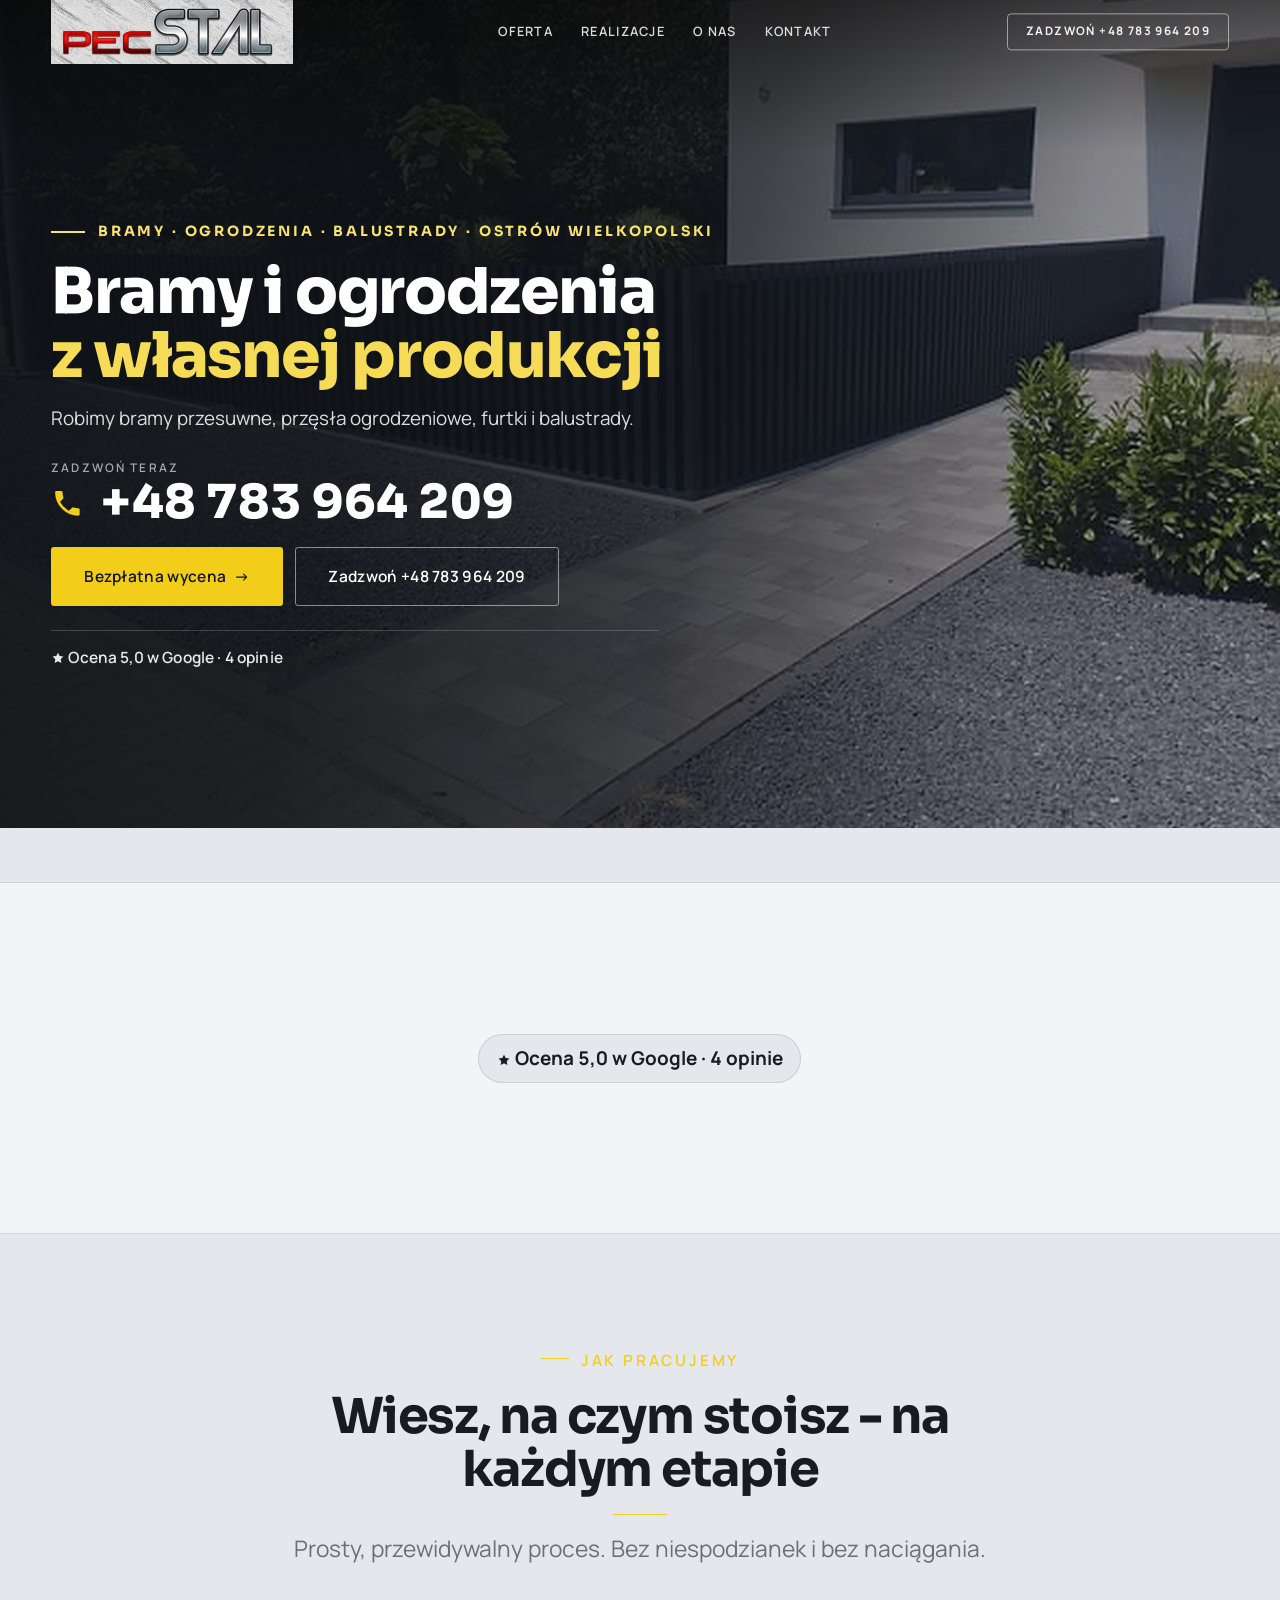
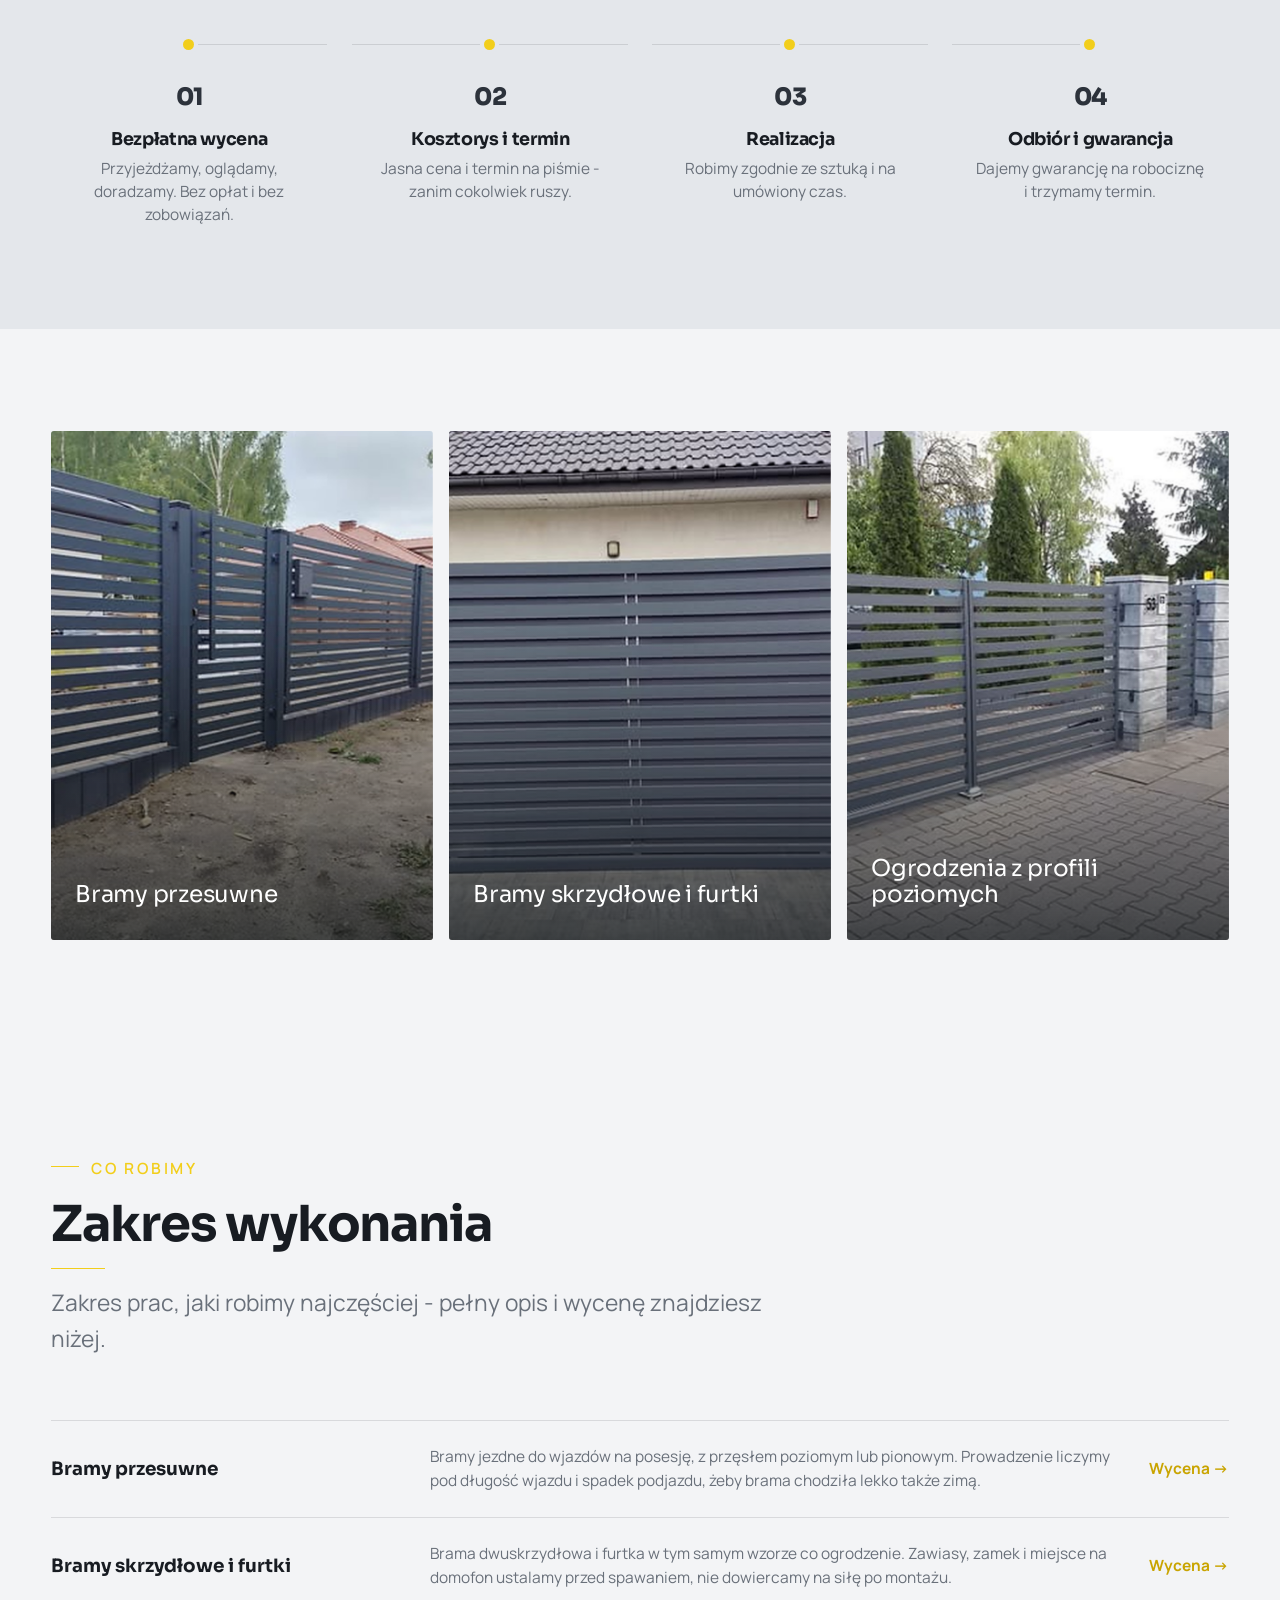
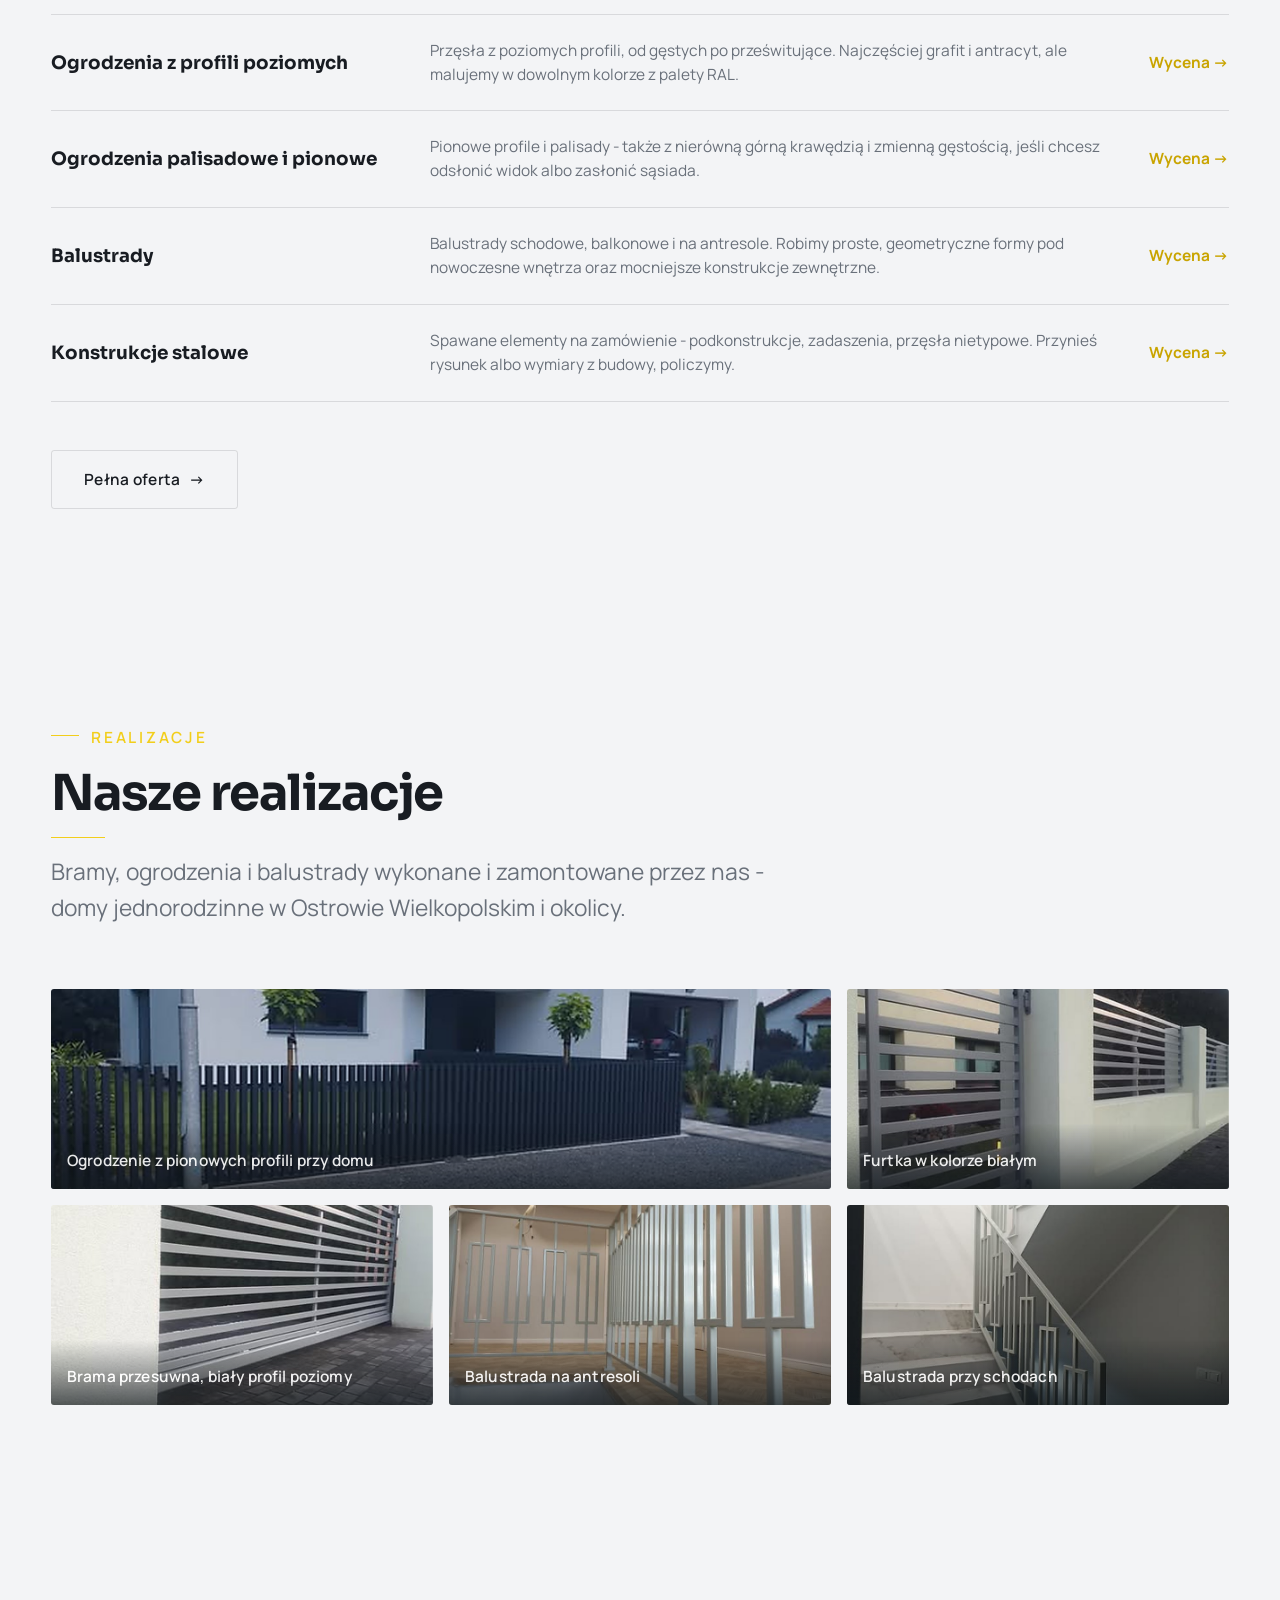
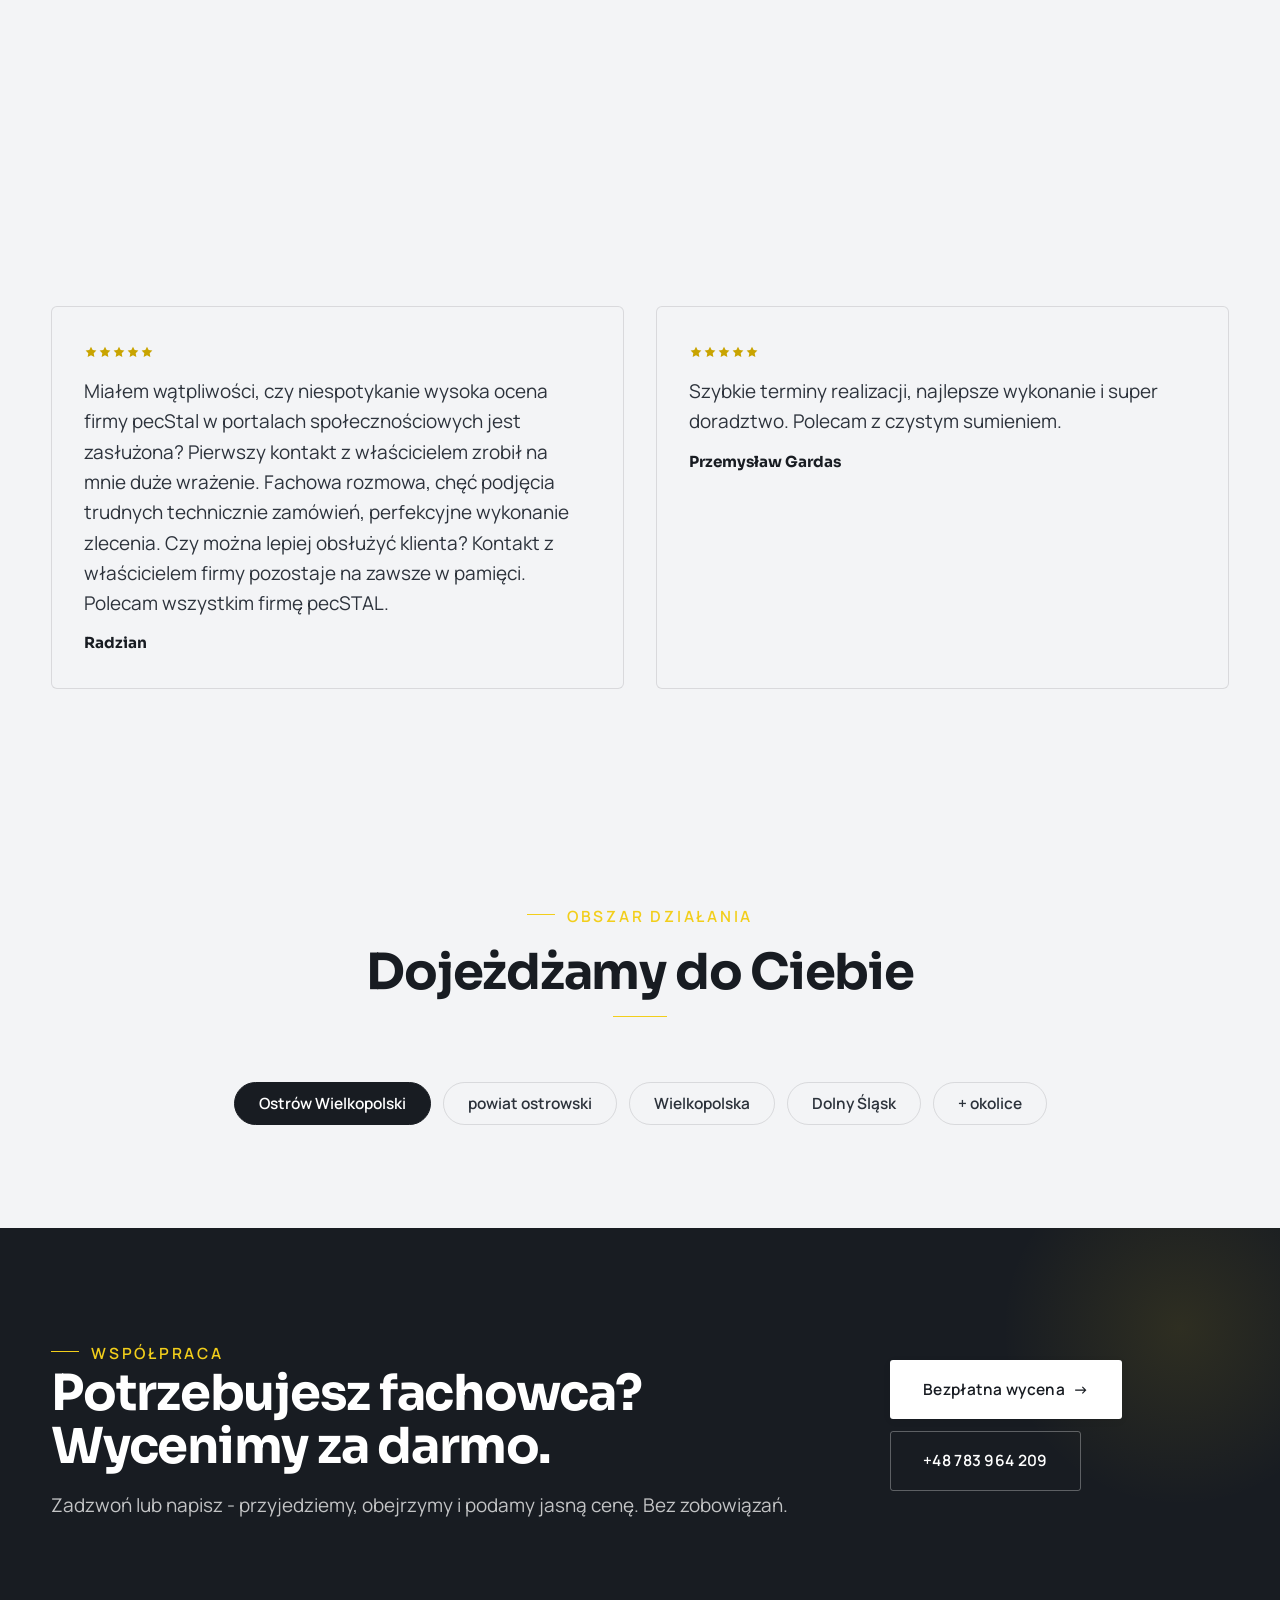
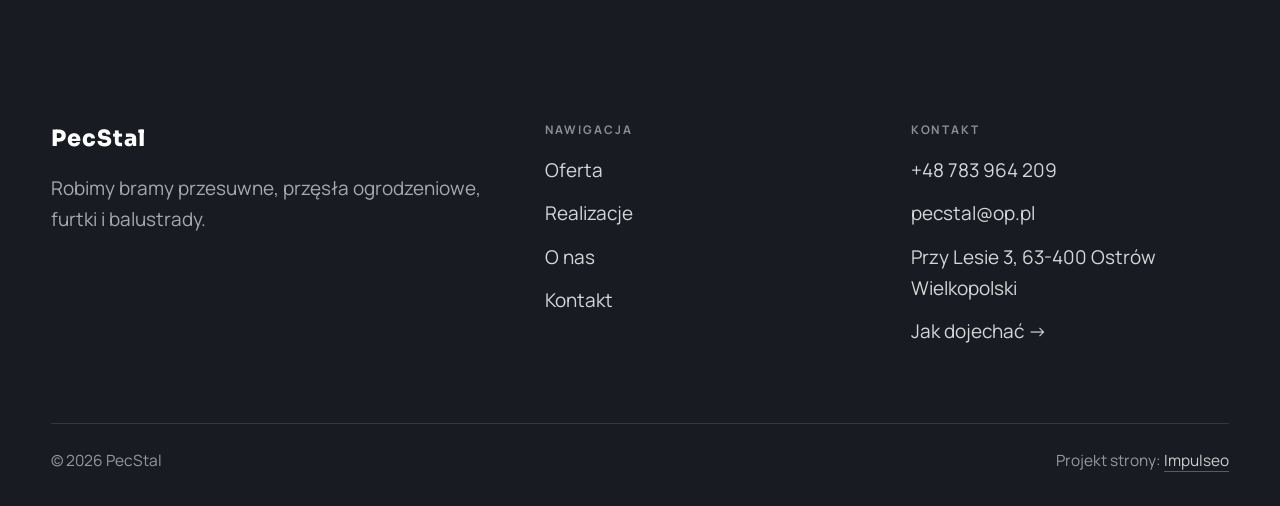
<file: index.html>
<!DOCTYPE html>
<html lang="pl">
<head>
<meta name="robots" content="noindex, nofollow">
<meta charset="UTF-8">
<meta name="viewport" content="width=device-width, initial-scale=1.0">
<title>PecStal - bramy, ogrodzenia i balustrady · Ostrów Wielkopolski</title>
<meta name="description" content="PecStal Ostrów Wielkopolski - producent bram, ogrodzeń i balustrad. Przęsła poziome i pionowe, bramy przesuwne, furtki, balustrady wewnętrzne i schodowe. Pomiar, produkcja i montaż. Wielkopolska i Dolny Śląsk.">
<link rel="preconnect" href="https://fonts.googleapis.com">
<link rel="preconnect" href="https://fonts.gstatic.com" crossorigin>
<link href="https://fonts.googleapis.com/css2?family=Sora:wght@600;700;800&family=Manrope:wght@400;500;600&display=swap" rel="stylesheet">
<link rel="stylesheet" href="assets/styles.css">
</head>
<body>

<header class="nav">
  <div class="wrap nav-inner">
    <a class="brand brand-has-logo" href="index.html"><img class="brand-logo" src="img/logo.jpg" alt="PecStal"></a>
    <nav class="nav-links">
      <a href="oferta.html">Oferta</a>
      <a href="realizacje.html">Realizacje</a>
      <a href="o-nas.html">O nas</a>
      <a href="kontakt.html">Kontakt</a>
      <a href="tel:+48783964209" class="btn btn-accent">Zadzwoń +48 783 964 209</a>
    </nav>
    <button class="nav-toggle" aria-label="Menu"><span></span><span></span><span></span></button>
  </div>
</header>

<section class="hero-fach">
  <img class="hf-photo" src="img/hero.jpg" fetchpriority="high" alt="PecStal">
  <div class="hf-panel">
    <div class="hf-inner">
      <span class="hf-kicker">Bramy · ogrodzenia · balustrady · Ostrów Wielkopolski</span>
      <h1 class="hf-title">Bramy i ogrodzenia <em>z własnej produkcji</em></h1>
      <p class="hf-lead">Robimy bramy przesuwne, przęsła ogrodzeniowe, furtki i balustrady.</p>
      <a class="hf-phone" href="tel:+48783964209"><span class="hf-phone-lab">Zadzwoń teraz</span><span class="hf-phone-num"><svg class="ico-tel" width="16" height="16" viewBox="0 0 24 24" fill="none" aria-hidden="true"><path d="M6.6 10.8a15.5 15.5 0 0 0 6.6 6.6l2.2-2.2a1 1 0 0 1 1-.24 11.4 11.4 0 0 0 3.6.58 1 1 0 0 1 1 1V20a1 1 0 0 1-1 1A17 17 0 0 1 3 4a1 1 0 0 1 1-1h3.5a1 1 0 0 1 1 1c0 1.25.2 2.46.58 3.6a1 1 0 0 1-.25 1l-2.23 2.2Z" fill="currentColor"/></svg> +48 783 964 209</span></a>
      <div class="hf-actions">
        <a href="kontakt.html" class="btn btn-accent">Bezpłatna wycena <span class="arr">→</span></a>
        <a href="tel:+48783964209" class="btn btn-ghost hf-ghost">Zadzwoń +48 783 964 209</a>
      </div>
      <div class="hf-trust"><svg class="ico-star" width="14" height="14" viewBox="0 0 24 24" style="vertical-align:-2px" aria-hidden="true"><path d="M12 2.8l2.85 5.8 6.4.93-4.63 4.5 1.1 6.37L12 17.4l-5.72 3 1.1-6.37-4.63-4.5 6.4-.93L12 2.8Z" fill="currentColor"/></svg> Ocena 5,0 w Google · 4 opinie</div>
    </div>
  </div>
</section>
<section class="fach-promise">
  <div class="wrap">
    <ul class="fp-row reveal"><li>Bezpłatna wycena</li><li>Dojazd: Ostrów Wielkopolski i okolice</li><li>Gwarancja na robociznę</li></ul>
  </div>
</section>
<section class="trust-bar">
  <div class="wrap">
    <div class="tb-google reveal"><svg class="ico-star" width="14" height="14" viewBox="0 0 24 24" style="vertical-align:-2px" aria-hidden="true"><path d="M12 2.8l2.85 5.8 6.4.93-4.63 4.5 1.1 6.37L12 17.4l-5.72 3 1.1-6.37-4.63-4.5 6.4-.93L12 2.8Z" fill="currentColor"/></svg> Ocena 5,0 w Google · 4 opinie</div>
  </div>
</section>
<section class="proces fachowcy">
  <div class="wrap">
    <div class="head center reveal">
      <span class="eyebrow">Jak pracujemy</span>
      <h2>Wiesz, na czym stoisz - na każdym etapie</h2>
      <p>Prosty, przewidywalny proces. Bez niespodzianek i bez naciągania.</p>
    </div>
    <ol class="proces-line">
      <li class="reveal"><span class="pno">01</span><h3>Bezpłatna wycena</h3><p>Przyjeżdżamy, oglądamy, doradzamy. Bez opłat i bez zobowiązań.</p></li>
      <li class="reveal"><span class="pno">02</span><h3>Kosztorys i termin</h3><p>Jasna cena i termin na piśmie - zanim cokolwiek ruszy.</p></li>
      <li class="reveal"><span class="pno">03</span><h3>Realizacja</h3><p>Robimy zgodnie ze sztuką i na umówiony czas.</p></li>
      <li class="reveal"><span class="pno">04</span><h3>Odbiór i gwarancja</h3><p>Dajemy gwarancję na robociznę i trzymamy termin.</p></li>
    </ol>
  </div>
</section>
<section class="gateways-band">
  <div class="wrap">
    <div class="gateways">
      <a href="oferta.html" class="gateway reveal"><img src="img/g1.jpg" alt="Bramy przesuwne" loading="lazy"><span class="g-ttl">Bramy przesuwne</span></a>
      <a href="oferta.html" class="gateway reveal"><img src="img/g2.jpg" alt="Bramy skrzydłowe i furtki" loading="lazy"><span class="g-ttl">Bramy skrzydłowe i furtki</span></a>
      <a href="oferta.html" class="gateway reveal"><img src="img/g3.jpg" alt="Ogrodzenia z profili poziomych" loading="lazy"><span class="g-ttl">Ogrodzenia z profili poziomych</span></a>
    </div>
  </div>
</section>
<section class="fach-uslugi">
  <div class="wrap">
    <div class="head reveal">
      <span class="eyebrow">Co robimy</span>
      <h2>Zakres wykonania</h2>
      <p>Zakres prac, jaki robimy najczęściej - pełny opis i wycenę znajdziesz niżej.</p>
    </div>
    <ul class="fu-list">
      <li class="fu-row reveal"><div class="fu-name">Bramy przesuwne</div><div class="fu-desc">Bramy jezdne do wjazdów na posesję, z przęsłem poziomym lub pionowym. Prowadzenie liczymy pod długość wjazdu i spadek podjazdu, żeby brama chodziła lekko także zimą.</div><a class="fu-cta" href="kontakt.html">Wycena <span class="arr">→</span></a></li>
      <li class="fu-row reveal"><div class="fu-name">Bramy skrzydłowe i furtki</div><div class="fu-desc">Brama dwuskrzydłowa i furtka w tym samym wzorze co ogrodzenie. Zawiasy, zamek i miejsce na domofon ustalamy przed spawaniem, nie dowiercamy na siłę po montażu.</div><a class="fu-cta" href="kontakt.html">Wycena <span class="arr">→</span></a></li>
      <li class="fu-row reveal"><div class="fu-name">Ogrodzenia z profili poziomych</div><div class="fu-desc">Przęsła z poziomych profili, od gęstych po prześwitujące. Najczęściej grafit i antracyt, ale malujemy w dowolnym kolorze z palety RAL.</div><a class="fu-cta" href="kontakt.html">Wycena <span class="arr">→</span></a></li>
      <li class="fu-row reveal"><div class="fu-name">Ogrodzenia palisadowe i pionowe</div><div class="fu-desc">Pionowe profile i palisady - także z nierówną górną krawędzią i zmienną gęstością, jeśli chcesz odsłonić widok albo zasłonić sąsiada.</div><a class="fu-cta" href="kontakt.html">Wycena <span class="arr">→</span></a></li>
      <li class="fu-row reveal"><div class="fu-name">Balustrady</div><div class="fu-desc">Balustrady schodowe, balkonowe i na antresole. Robimy proste, geometryczne formy pod nowoczesne wnętrza oraz mocniejsze konstrukcje zewnętrzne.</div><a class="fu-cta" href="kontakt.html">Wycena <span class="arr">→</span></a></li>
      <li class="fu-row reveal"><div class="fu-name">Konstrukcje stalowe</div><div class="fu-desc">Spawane elementy na zamówienie - podkonstrukcje, zadaszenia, przęsła nietypowe. Przynieś rysunek albo wymiary z budowy, policzymy.</div><a class="fu-cta" href="kontakt.html">Wycena <span class="arr">→</span></a></li>
    </ul>
    <div style="margin-top:var(--space-7)" class="reveal"><a href="oferta.html" class="btn btn-ghost">Pełna oferta <span class="arr">→</span></a></div>
  </div>
</section>
<section>
  <div class="wrap">
    <div class="head reveal">
      <span class="eyebrow">Realizacje</span>
      <h2>Nasze realizacje</h2>
      <p>Bramy, ogrodzenia i balustrady wykonane i zamontowane przez nas - domy jednorodzinne w Ostrowie Wielkopolskim i okolicy.</p>
    </div>
    <div class="gallery">
      <div class="tile t-two3 reveal"><img src="img/g4.jpg" alt="Ogrodzenie z pionowych profili przy domu" loading="lazy"><div class="cap">Ogrodzenie z pionowych profili przy domu</div></div>
      <div class="tile t-third reveal"><img src="img/g5.jpg" alt="Furtka w kolorze białym" loading="lazy"><div class="cap">Furtka w kolorze białym</div></div>
      <div class="tile t-third reveal"><img src="img/g6.jpg" alt="Brama przesuwna, biały profil poziomy" loading="lazy"><div class="cap">Brama przesuwna, biały profil poziomy</div></div>
      <div class="tile t-third reveal"><img src="img/g7.jpg" alt="Balustrada na antresoli" loading="lazy"><div class="cap">Balustrada na antresoli</div></div>
      <div class="tile t-third reveal"><img src="img/g8.jpg" alt="Balustrada przy schodach" loading="lazy"><div class="cap">Balustrada przy schodach</div></div>
    </div>
    <div style="margin-top:var(--space-7)" class="reveal"><a href="realizacje.html" class="btn btn-accent">Pełna galeria <span class="arr">→</span></a></div>
  </div>
</section>
<section class="opinie">
  <div class="wrap">
    <div class="head center reveal">
      <span class="eyebrow">Opinie</span>
      <h2>Co mówią klienci</h2>
    </div>
    <div class="opinie-grid">
      <figure class="op-card reveal"><span class="op-star"><svg class="ico-star" width="14" height="14" viewBox="0 0 24 24" style="vertical-align:-2px" aria-hidden="true"><path d="M12 2.8l2.85 5.8 6.4.93-4.63 4.5 1.1 6.37L12 17.4l-5.72 3 1.1-6.37-4.63-4.5 6.4-.93L12 2.8Z" fill="currentColor"/></svg><svg class="ico-star" width="14" height="14" viewBox="0 0 24 24" style="vertical-align:-2px" aria-hidden="true"><path d="M12 2.8l2.85 5.8 6.4.93-4.63 4.5 1.1 6.37L12 17.4l-5.72 3 1.1-6.37-4.63-4.5 6.4-.93L12 2.8Z" fill="currentColor"/></svg><svg class="ico-star" width="14" height="14" viewBox="0 0 24 24" style="vertical-align:-2px" aria-hidden="true"><path d="M12 2.8l2.85 5.8 6.4.93-4.63 4.5 1.1 6.37L12 17.4l-5.72 3 1.1-6.37-4.63-4.5 6.4-.93L12 2.8Z" fill="currentColor"/></svg><svg class="ico-star" width="14" height="14" viewBox="0 0 24 24" style="vertical-align:-2px" aria-hidden="true"><path d="M12 2.8l2.85 5.8 6.4.93-4.63 4.5 1.1 6.37L12 17.4l-5.72 3 1.1-6.37-4.63-4.5 6.4-.93L12 2.8Z" fill="currentColor"/></svg><svg class="ico-star" width="14" height="14" viewBox="0 0 24 24" style="vertical-align:-2px" aria-hidden="true"><path d="M12 2.8l2.85 5.8 6.4.93-4.63 4.5 1.1 6.37L12 17.4l-5.72 3 1.1-6.37-4.63-4.5 6.4-.93L12 2.8Z" fill="currentColor"/></svg></span><blockquote>Miałem wątpliwości, czy niespotykanie wysoka ocena firmy pecStal w portalach społecznościowych jest zasłużona? Pierwszy kontakt z właścicielem zrobił na mnie duże wrażenie. Fachowa rozmowa, chęć podjęcia trudnych technicznie zamówień, perfekcyjne wykonanie zlecenia. Czy można lepiej obsłużyć klienta? Kontakt z właścicielem firmy pozostaje na zawsze w pamięci. Polecam wszystkim firmę pecSTAL.</blockquote><span class="op-autor">Radzian</span></figure>
      <figure class="op-card reveal"><span class="op-star"><svg class="ico-star" width="14" height="14" viewBox="0 0 24 24" style="vertical-align:-2px" aria-hidden="true"><path d="M12 2.8l2.85 5.8 6.4.93-4.63 4.5 1.1 6.37L12 17.4l-5.72 3 1.1-6.37-4.63-4.5 6.4-.93L12 2.8Z" fill="currentColor"/></svg><svg class="ico-star" width="14" height="14" viewBox="0 0 24 24" style="vertical-align:-2px" aria-hidden="true"><path d="M12 2.8l2.85 5.8 6.4.93-4.63 4.5 1.1 6.37L12 17.4l-5.72 3 1.1-6.37-4.63-4.5 6.4-.93L12 2.8Z" fill="currentColor"/></svg><svg class="ico-star" width="14" height="14" viewBox="0 0 24 24" style="vertical-align:-2px" aria-hidden="true"><path d="M12 2.8l2.85 5.8 6.4.93-4.63 4.5 1.1 6.37L12 17.4l-5.72 3 1.1-6.37-4.63-4.5 6.4-.93L12 2.8Z" fill="currentColor"/></svg><svg class="ico-star" width="14" height="14" viewBox="0 0 24 24" style="vertical-align:-2px" aria-hidden="true"><path d="M12 2.8l2.85 5.8 6.4.93-4.63 4.5 1.1 6.37L12 17.4l-5.72 3 1.1-6.37-4.63-4.5 6.4-.93L12 2.8Z" fill="currentColor"/></svg><svg class="ico-star" width="14" height="14" viewBox="0 0 24 24" style="vertical-align:-2px" aria-hidden="true"><path d="M12 2.8l2.85 5.8 6.4.93-4.63 4.5 1.1 6.37L12 17.4l-5.72 3 1.1-6.37-4.63-4.5 6.4-.93L12 2.8Z" fill="currentColor"/></svg></span><blockquote>Szybkie terminy realizacji, najlepsze wykonanie i super doradztwo. Polecam z czystym sumieniem.</blockquote><span class="op-autor">Przemysław Gardas</span></figure>
    </div>
  </div>
</section>
<section class="obszar">
  <div class="wrap">
    <div class="head center reveal">
      <span class="eyebrow">Obszar działania</span>
      <h2>Dojeżdżamy do Ciebie</h2>
    </div>
    <ul class="obszar-list reveal"><li class="is-home">Ostrów Wielkopolski</li><li>powiat ostrowski</li><li>Wielkopolska</li><li>Dolny Śląsk</li><li>+ okolice</li></ul>
  </div>
</section>
<section class="cta">
  <div class="wrap">
    <div class="reveal">
      <span class="eyebrow">Współpraca</span>
      <h2>Potrzebujesz fachowca? Wycenimy za darmo.</h2>
      <p>Zadzwoń lub napisz - przyjedziemy, obejrzymy i podamy jasną cenę. Bez zobowiązań.</p>
    </div>
    <div class="cta-actions reveal">
      <a href="kontakt.html" class="btn btn-light">Bezpłatna wycena <span class="arr">→</span></a>
      <a href="tel:+48783964209" class="btn btn-ghost" style="color:#fff;border-color:rgba(255,255,255,.3)">+48 783 964 209</a>
    </div>
  </div>
</section>

<footer>
  <div class="wrap">
    <div class="foot-grid">
      <div class="foot-brand">
        <div class="name">PecStal</div>
        <p>Robimy bramy przesuwne, przęsła ogrodzeniowe, furtki i balustrady.</p>
      </div>
      <div class="foot-col">
        <h4>Nawigacja</h4>
        <a href="oferta.html">Oferta</a>
        <a href="realizacje.html">Realizacje</a>
        <a href="o-nas.html">O nas</a>
        <a href="kontakt.html">Kontakt</a>
      </div>
      <div class="foot-col">
        <h4>Kontakt</h4>
        <a href="tel:+48783964209">+48 783 964 209</a>
        <a href="mailto:pecstal@op.pl">pecstal@op.pl</a>
        <p>Przy Lesie 3, 63-400 Ostrów Wielkopolski</p>
        <a href="https://www.google.com/maps/place/PecStal/@51.647616,17.8514579,661m/data=!4m6!3m5!1s0x471ab59427a8d6e3:0x6f8503fcd2e696dd!8m2!3d51.647616!4d17.8514579!16s%2Fg%2F11j24mhsbr" target="_blank" rel="noopener">Jak dojechać →</a>
      </div>
    </div>
    <div class="foot-bot">
      <span>© 2026 PecStal</span>
      <span>Projekt strony: <a class="foot-credit" href="https://impulseo.pl" target="_blank" rel="noopener">Impulseo</a></span>
    </div>
  </div>
</footer>
<div class="sticky-call"><a class="sc-call" href="tel:+48783964209"><svg class="ico-tel" width="16" height="16" viewBox="0 0 24 24" fill="none" aria-hidden="true"><path d="M6.6 10.8a15.5 15.5 0 0 0 6.6 6.6l2.2-2.2a1 1 0 0 1 1-.24 11.4 11.4 0 0 0 3.6.58 1 1 0 0 1 1 1V20a1 1 0 0 1-1 1A17 17 0 0 1 3 4a1 1 0 0 1 1-1h3.5a1 1 0 0 1 1 1c0 1.25.2 2.46.58 3.6a1 1 0 0 1-.25 1l-2.23 2.2Z" fill="currentColor"/></svg> Zadzwoń</a><a class="sc-quote" href="kontakt.html">Bezpłatna wycena</a></div>

<script src="assets/main.js"></script>
</body>
</html>
</file>
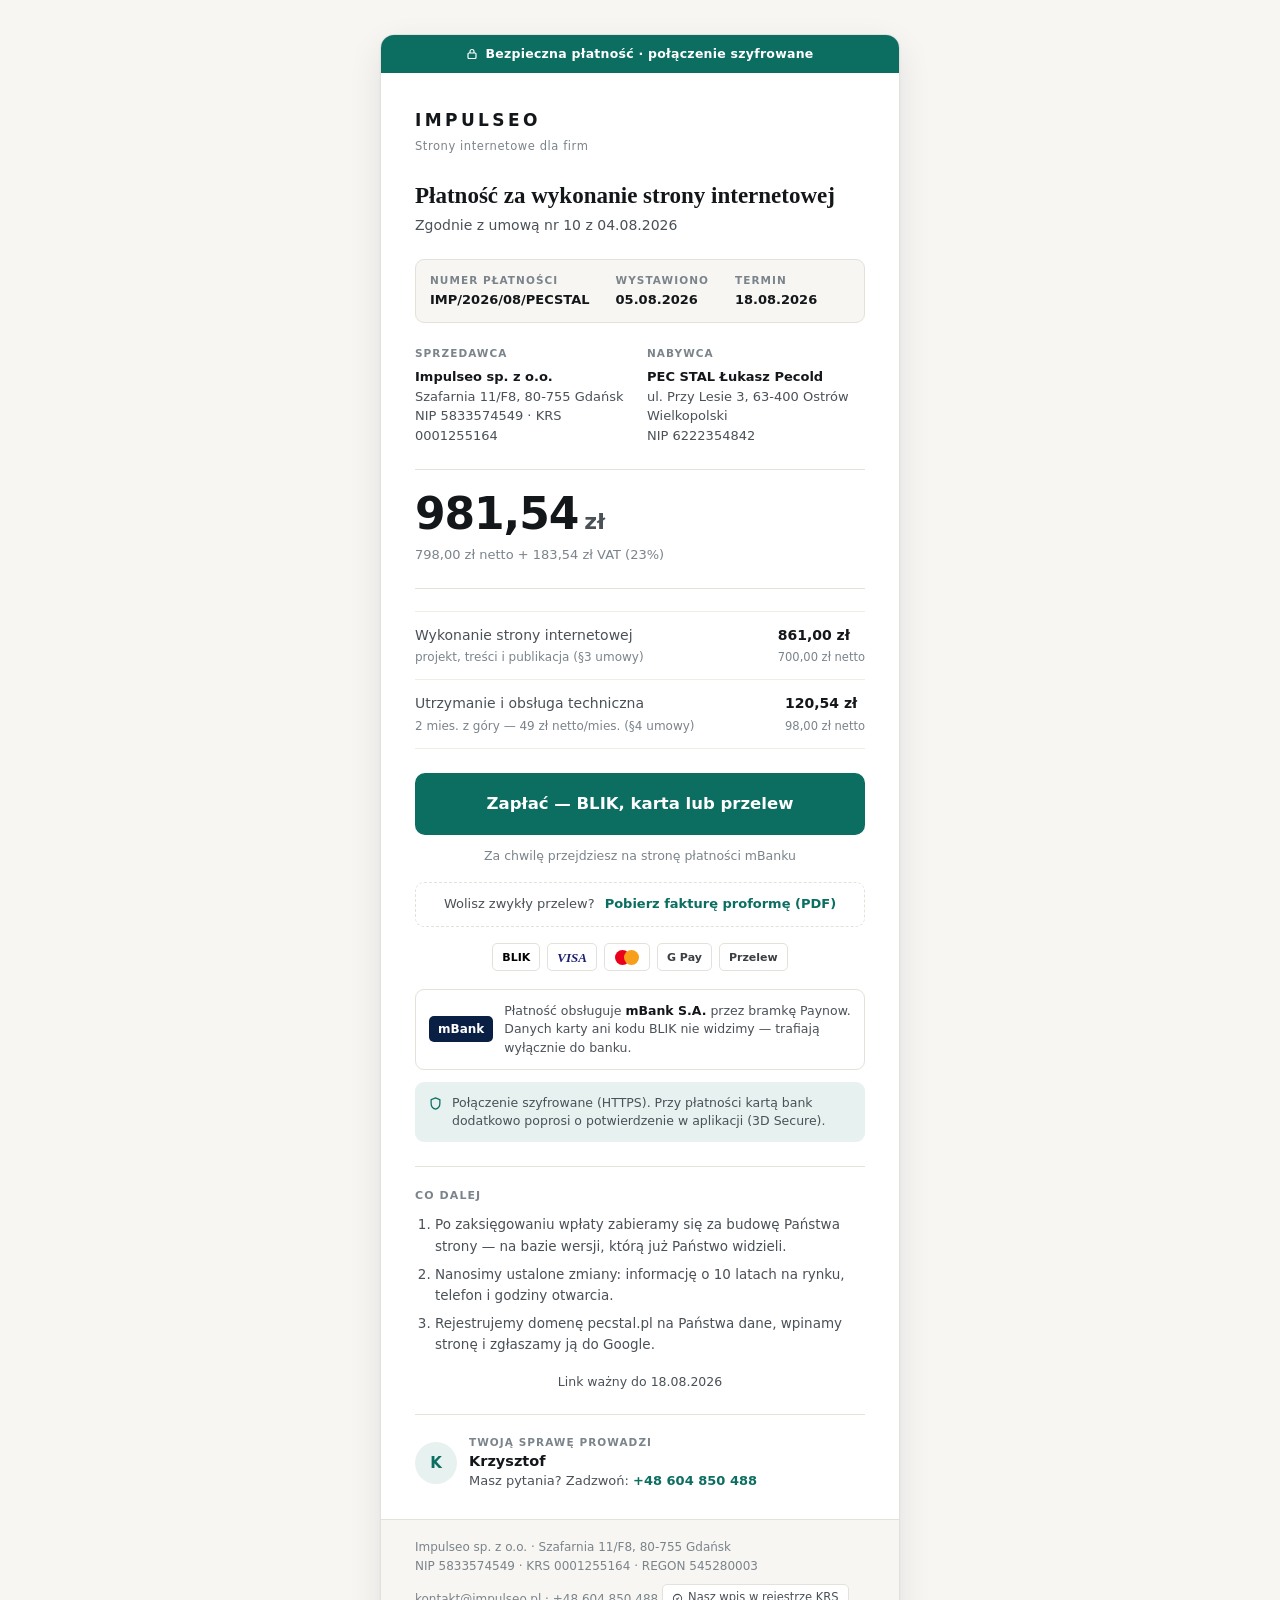
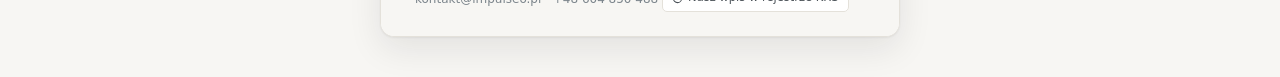
<file: platnosc/oplata-0cac/index.html>
<!DOCTYPE html>
<html lang="pl">
<head>
<meta charset="utf-8" />
<meta name="viewport" content="width=device-width, initial-scale=1" />
<title>Płatność 981,54 zł — PEC STAL Łukasz Pecold | Impulseo</title>
<meta name="robots" content="noindex, nofollow" />
<meta name="description" content="981,54 zł · płatność za wykonanie strony internetowej · BLIK, karta lub przelew" />

<meta property="og:type" content="website" />
<meta property="og:title" content="Płatność — PEC STAL Łukasz Pecold" />
<meta property="og:description" content="981,54 zł · płatność za wykonanie strony internetowej · BLIK, karta lub przelew" />
<meta property="og:image" content="https://impulseo-pl.github.io/pecstal/platnosc/oplata-0cac/og.jpg" />
<meta property="og:image:width" content="1200" />
<meta property="og:image:height" content="630" />
<meta property="og:url" content="https://impulseo-pl.github.io/pecstal/platnosc/oplata-0cac/" />
<meta property="og:site_name" content="Impulseo" />
<meta name="twitter:card" content="summary_large_image" />

<link rel="icon" href="data:image/svg+xml,<svg xmlns='http://www.w3.org/2000/svg' viewBox='0 0 100 100'><text y='.9em' font-size='90'>%F0%9F%92%B3</text></svg>" />

<style>
  :root {
    --paper: #F7F6F3;
    --card: #FFFFFF;
    --ink: #14171A;
    --ink-2: #4A5157;
    --ink-3: #7B848B;
    --line: #E4E1DA;
    --line-2: #EFEDE7;
    --accent: #0B6E61;
    --accent-d: #095C51;
    --accent-soft: #E7F1EF;
    --shadow: 0 1px 2px rgba(20,24,28,.05), 0 12px 34px rgba(20,24,28,.09);
    --sans: -apple-system, BlinkMacSystemFont, "Segoe UI", Roboto, system-ui, sans-serif;
    --serif: ui-serif, "Iowan Old Style", "Palatino Linotype", Palatino, Georgia, serif;
  }

  * { box-sizing: border-box; }

  html { -webkit-text-size-adjust: 100%; }

  body {
    margin: 0;
    background: var(--paper);
    color: var(--ink);
    font-family: var(--sans);
    font-size: 16px;
    line-height: 1.6;
    -webkit-font-smoothing: antialiased;
  }

  .shell { max-width: 560px; margin: 0 auto; padding: clamp(14px, 3vw, 34px) clamp(12px, 3vw, 20px) 40px; }

  .card {
    background: var(--card);
    border: 1px solid var(--line);
    border-radius: 14px;
    box-shadow: var(--shadow);
    overflow: hidden;
  }

  .trustbar {
    display: flex; align-items: center; justify-content: center; gap: 7px;
    background: var(--accent); color: #fff;
    font-size: 12.5px; font-weight: 600; letter-spacing: .02em;
    padding: 9px 14px;
  }

  .body { padding: clamp(24px, 5vw, 34px) clamp(20px, 5vw, 34px) 28px; }

  .logo { font-size: 17px; font-weight: 700; letter-spacing: .2em; text-transform: uppercase; margin: 0 0 3px; }
  .logo-sub { font-size: 11.5px; letter-spacing: .05em; color: var(--ink-3); margin: 0 0 26px; }

  h1 {
    font-family: var(--serif);
    font-size: clamp(20px, 4.6vw, 23px);
    line-height: 1.25; font-weight: 600; margin: 0 0 4px;
    text-wrap: balance;
  }

  .sub { font-size: 14px; color: var(--ink-2); margin: 0 0 22px; }

  .meta {
    display: flex; flex-wrap: wrap; gap: 6px 26px;
    border: 1px solid var(--line); border-radius: 9px;
    padding: 12px 14px; margin-bottom: 22px; background: var(--paper);
  }
  .meta dt { margin: 0 0 1px; font-size: 10.5px; letter-spacing: .1em; text-transform: uppercase; color: var(--ink-3); font-weight: 650; }
  .meta dd { margin: 0; font-size: 13px; font-weight: 550; font-variant-numeric: tabular-nums; }

  .parties { display: grid; gap: 14px; margin-bottom: 24px; }
  @media (min-width: 440px) { .parties { grid-template-columns: 1fr 1fr; } }
  .party h2 { font-size: 10.5px; letter-spacing: .1em; text-transform: uppercase; color: var(--ink-3); margin: 0 0 5px; font-weight: 700; }
  .party p { margin: 0; font-size: 13px; line-height: 1.5; color: var(--ink-2); }
  .party strong { display: block; color: var(--ink); font-weight: 650; }

  .amount-box { border-top: 1px solid var(--line); border-bottom: 1px solid var(--line); padding: 22px 0; margin-bottom: 22px; }
  .amount { font-size: clamp(36px, 9vw, 44px); font-weight: 700; letter-spacing: -.025em; font-variant-numeric: tabular-nums; line-height: 1; margin: 0; }
  .amount .cur { font-size: .5em; font-weight: 600; color: var(--ink-2); margin-left: 6px; letter-spacing: 0; }
  .amount-split { font-size: 13px; color: var(--ink-3); margin: 9px 0 0; font-variant-numeric: tabular-nums; }

  .scope { margin: 0 0 24px; padding: 0; list-style: none; display: flex; flex-direction: column; gap: 8px; }
  .scope li { font-size: 14px; color: var(--ink-2); padding-left: 23px; position: relative; }
  .scope li::before {
    content: ""; position: absolute; left: 1px; top: 7px;
    width: 8px; height: 8px; border-radius: 50%; background: var(--accent);
  }

  /* pozycje z kwotami — rozbicie, za co dokładnie płaci */
  .lines { margin: 0 0 24px; border-top: 1px solid var(--line-2); }
  .line {
    display: flex; justify-content: space-between; gap: 16px;
    padding: 12px 0; border-bottom: 1px solid var(--line-2);
  }
  .line-name { font-size: 14px; color: var(--ink-2); }
  .line-name small { display: block; font-size: 12px; color: var(--ink-3); margin-top: 2px; }
  .line-val { font-size: 14px; font-weight: 620; white-space: nowrap; font-variant-numeric: tabular-nums; }
  .line-val small { display: block; font-size: 11.5px; font-weight: 500; color: var(--ink-3); text-align: right; margin-top: 2px; }

  .cta {
    display: block; width: 100%; text-align: center; text-decoration: none;
    background: var(--accent); color: #fff; border: none; border-radius: 10px;
    padding: 18px 20px; font-family: inherit; font-size: 16.5px; font-weight: 650;
    cursor: pointer; transition: filter .12s ease, transform .12s ease;
  }
  .cta:hover { filter: brightness(1.08); }
  .cta:active { transform: translateY(1px); }
  .cta:focus-visible { outline: 3px solid color-mix(in srgb, var(--accent) 45%, transparent); outline-offset: 3px; }

  .cta-note { text-align: center; font-size: 12.5px; color: var(--ink-3); margin: 11px 0 0; }

  .paylogos { display: flex; flex-wrap: wrap; align-items: center; justify-content: center; gap: 7px; margin-top: 16px; }
  .plogo {
    height: 28px; min-width: 46px; border: 1px solid var(--line); border-radius: 5px;
    background: #fff; display: grid; place-items: center; padding: 0 9px; flex: none;
  }
  .pl-blik { font: 700 11px/1 var(--sans); color: #000; }
  .pl-visa { font: italic 800 13px/1 Georgia, serif; color: #1A1F71; }
  .pl-mc { display: flex; align-items: center; }
  .pl-mc i { width: 15px; height: 15px; border-radius: 50%; display: block; }
  .pl-mc i:first-child { background: #EB001B; }
  .pl-mc i:last-child { background: #F79E1B; margin-left: -6px; }
  .pl-txt { font: 600 11px/1 var(--sans); color: #3C4043; }

  .gateway {
    display: flex; align-items: center; gap: 11px;
    border: 1px solid var(--line); border-radius: 9px;
    padding: 12px 13px; margin-top: 18px;
  }
  .gateway-mark { font: 800 12px/1 var(--sans); color: #fff; background: #0A1F44; border-radius: 5px; padding: 7px 9px; flex: none; }
  .gateway p { margin: 0; font-size: 12.5px; line-height: 1.45; color: var(--ink-2); }
  .gateway strong { color: var(--ink); }

  .secure {
    display: flex; gap: 9px; align-items: flex-start;
    background: var(--accent-soft); border-radius: 9px;
    padding: 12px 13px; margin-top: 12px;
    font-size: 12.5px; line-height: 1.45; color: var(--ink-2);
  }
  .secure svg { flex: none; margin-top: 2px; color: var(--accent); }

  .next {
    border-top: 1px solid var(--line); margin-top: 24px; padding-top: 20px;
  }
  .next h2 { font-size: 11px; letter-spacing: .1em; text-transform: uppercase; color: var(--ink-3); margin: 0 0 10px; font-weight: 700; }
  .next ol { margin: 0; padding-left: 20px; display: flex; flex-direction: column; gap: 6px; }
  .next li { font-size: 13.5px; color: var(--ink-2); }
  .next li strong { color: var(--ink); font-weight: 620; }

  .valid { font-size: 12.5px; color: var(--ink-2); margin: 16px 0 0; text-align: center; }

  .rep { display: flex; gap: 12px; align-items: center; border-top: 1px solid var(--line); margin-top: 22px; padding-top: 20px; }
  .rep-avatar { width: 42px; height: 42px; border-radius: 50%; background: var(--accent-soft); color: var(--accent); display: grid; place-items: center; font-weight: 700; font-size: 15px; flex: none; }
  .rep-body { min-width: 0; display: flex; flex-direction: column; gap: 1px; }
  .rep-label { font-size: 10.5px; letter-spacing: .1em; text-transform: uppercase; color: var(--ink-3); font-weight: 700; line-height: 1.5; }
  .rep-name { font-size: 14.5px; font-weight: 650; line-height: 1.35; }
  .rep-contact { font-size: 13px; color: var(--ink-2); line-height: 1.45; }
  .rep-contact a { color: var(--accent); text-decoration: none; font-weight: 600; }

  .foot {
    border-top: 1px solid var(--line); padding: 18px clamp(20px, 5vw, 34px) 24px;
    font-size: 12px; line-height: 1.55; color: var(--ink-3); background: var(--paper);
  }
  .foot a { color: var(--ink-2); }
  .krs {
    display: inline-flex; align-items: center; gap: 5px; margin-top: 9px;
    border: 1px solid var(--line); border-radius: 5px; padding: 4px 9px;
    font-size: 11.5px; text-decoration: none; color: var(--ink-2); background: var(--card);
  }
  .krs:hover { border-color: var(--accent); color: var(--accent); }

  /* ── akceptacja regulaminu i umowy (wersja z checkboxem) ── */
  .accept { border: 1px solid var(--line); border-radius: 11px; padding: 15px 16px 14px; margin-bottom: 18px; background: var(--card); }
  .accept h2 { font-size: 10.5px; letter-spacing: .1em; text-transform: uppercase; color: var(--ink-3); margin: 0 0 10px; font-weight: 700; }

  .docs { display: flex; flex-direction: column; gap: 8px; margin-bottom: 14px; }
  .doc {
    display: flex; align-items: center; gap: 9px; text-decoration: none;
    border: 1px solid var(--line); border-radius: 8px; padding: 10px 12px;
    background: var(--paper); color: var(--ink);
  }
  .doc:hover { border-color: var(--accent); }
  .doc svg { flex: none; color: var(--accent); }
  .doc-name { font-size: 13.5px; font-weight: 600; line-height: 1.35; }
  .doc-name small { display: block; font-size: 11.5px; font-weight: 500; color: var(--ink-3); margin-top: 1px; }

  .accept-row { display: flex; gap: 11px; align-items: flex-start; cursor: pointer; }
  .accept-row input {
    flex: none; width: 22px; height: 22px; margin: 1px 0 0; accent-color: var(--accent); cursor: pointer;
  }
  .accept-row span { font-size: 11.8px; line-height: 1.55; color: var(--ink-3); }
  .req { color: #B3412B; font-weight: 700; margin-right: 3px; }
  .accept-note { margin: 9px 0 0 33px; font-size: 11px; color: var(--ink-3); }
  .accept-note .req { margin-right: 2px; }

  .cta[disabled] { background: #C9CFCE; cursor: not-allowed; filter: none; }
  .cta[disabled]:active { transform: none; }
  .cta-hint { text-align: center; font-size: 12.5px; color: #A8442F; margin: 9px 0 0; min-height: 1px; }

  /* ── proforma do pobrania (dla klientów, którzy wolą zwykły przelew) ── */
  .proforma {
    display: flex; align-items: center; gap: 10px; justify-content: center;
    margin-top: 16px; padding: 11px 13px;
    border: 1px dashed var(--line); border-radius: 9px;
    font-size: 13px; color: var(--ink-2); text-align: center; flex-wrap: wrap;
  }
  .proforma a { color: var(--accent); font-weight: 650; text-decoration: none; }
  .proforma a:hover { text-decoration: underline; }

  @media (prefers-reduced-motion: reduce) { * { transition: none !important; } }
</style>
</head>
<body>

<div class="shell">
  <div class="card">

    <div class="trustbar">
      <svg width="12" height="12" viewBox="0 0 24 24" fill="none" stroke="currentColor" stroke-width="2.4" aria-hidden="true">
        <rect x="4" y="10" width="16" height="11" rx="2" /><path d="M8 10V7a4 4 0 0 1 8 0v3" />
      </svg>
      Bezpieczna płatność &middot; połączenie szyfrowane
    </div>

    <div class="body">
      <p class="logo">Impulseo</p>
      <p class="logo-sub">Strony internetowe dla firm</p>

      <h1>Płatność za wykonanie strony internetowej</h1>
      <p class="sub">Zgodnie z umową nr 10 z 04.08.2026</p>

      <dl class="meta">
        <div><dt>Numer płatności</dt><dd>IMP/2026/08/PECSTAL</dd></div>
        <div><dt>Wystawiono</dt><dd>05.08.2026</dd></div>
        <div><dt>Termin</dt><dd>18.08.2026</dd></div>
      </dl>

      <div class="parties">
        <div class="party">
          <h2>Sprzedawca</h2>
          <p>
            <strong>Impulseo sp. z o.o.</strong>
            Szafarnia 11/F8, 80-755 Gdańsk<br />
            NIP 5833574549 &middot; KRS 0001255164
          </p>
        </div>
        <div class="party">
          <h2>Nabywca</h2>
          <p>
            <strong>PEC STAL Łukasz Pecold</strong>
            ul. Przy Lesie 3, 63-400 Ostrów Wielkopolski<br />
            NIP 6222354842
          </p>
        </div>
      </div>

      <div class="amount-box">
        <p class="amount">981,54<span class="cur">zł</span></p>
        <p class="amount-split">798,00 zł netto + 183,54 zł VAT (23%)</p>
      </div>

      <div class="lines">
        <div class="line"><span class="line-name">Wykonanie strony internetowej<small>projekt, treści i publikacja (§3 umowy)</small></span><span class="line-val">861,00 zł<small>700,00 zł netto</small></span></div>
        <div class="line"><span class="line-name">Utrzymanie i obsługa techniczna<small>2 mies. z góry — 49 zł netto/mies. (§4 umowy)</small></span><span class="line-val">120,54 zł<small>98,00 zł netto</small></span></div>
      </div>

      

      <a class="cta" href="https://paywall.paynow.pl/PQ6V-T40-CQR-OGD?token=eyJraWQiOiJhMDAyNjJjYS02NTU3LTRjOTktOGU0NC1kMTFlMTAxYjhhNTIiLCJ0eXAiOiJKV1QiLCJhbGciOiJIUzI1NiJ9.eyJzdWIiOiJQUTZWLVQ0MC1DUVItT0dEIiwiYXVkIjoicGF5d2FsbC5wYXlub3cucGwiLCJpc3MiOiJwYXlub3cucGwiLCJleHAiOjE3ODcwOTAzOTksImlhdCI6MTc4NTkyMDE1N30.KFE1_89QKwJX3M-O4B_uz0sPLb-h-8p9BCURLwVgfgg" rel="noopener">Zapłać &mdash; BLIK, karta lub przelew</a>
      <p class="cta-note">Za chwilę przejdziesz na stronę płatności mBanku</p>

      <div class="proforma">
        <span>Wolisz zwykły przelew?</span>
        <a href="proforma.pdf" download>Pobierz fakturę proformę (PDF)</a>
      </div>

      <div class="paylogos">
        <span class="plogo"><span class="pl-blik">BLIK</span></span>
        <span class="plogo"><span class="pl-visa">VISA</span></span>
        <span class="plogo"><span class="pl-mc"><i></i><i></i></span></span>
        <span class="plogo"><span class="pl-txt">G&nbsp;Pay</span></span>
        <span class="plogo"><span class="pl-txt">Przelew</span></span>
      </div>

      <div class="gateway">
        <span class="gateway-mark">mBank</span>
        <p>Płatność obsługuje <strong>mBank S.A.</strong> przez bramkę Paynow. Danych karty ani kodu BLIK nie widzimy &mdash; trafiają wyłącznie do banku.</p>
      </div>

      <div class="secure">
        <svg width="15" height="15" viewBox="0 0 24 24" fill="none" stroke="currentColor" stroke-width="2" aria-hidden="true">
          <path d="M12 3l7 3v6c0 4.5-3 8-7 9-4-1-7-4.5-7-9V6z" />
        </svg>
        <span>Połączenie szyfrowane (HTTPS). Przy płatności kartą bank dodatkowo poprosi o potwierdzenie w aplikacji (3D&nbsp;Secure).</span>
      </div>

      <div class="next">
        <h2>Co dalej</h2>
        <ol>
          <li>Po zaksięgowaniu wpłaty zabieramy się za budowę Państwa strony — na bazie wersji, którą już Państwo widzieli.</li>
          <li>Nanosimy ustalone zmiany: informację o 10 latach na rynku, telefon i godziny otwarcia.</li>
          <li>Rejestrujemy domenę pecstal.pl na Państwa dane, wpinamy stronę i zgłaszamy ją do Google.</li>
        </ol>
      </div>

      <p class="valid">Link ważny do 18.08.2026</p>

      <div class="rep">
        <span class="rep-avatar">K</span>
        <span class="rep-body">
          <span class="rep-label">Twoją sprawę prowadzi</span>
          <span class="rep-name">Krzysztof</span>
          <span class="rep-contact">Masz pytania? Zadzwoń: <a href="tel:+48604850488">+48 604 850 488</a></span>
        </span>
      </div>
    </div>

    <div class="foot">
      Impulseo sp. z o.o. &middot; Szafarnia 11/F8, 80-755 Gdańsk<br />
      NIP 5833574549 &middot; KRS 0001255164 &middot; REGON 545280003<br />
      kontakt@impulseo.pl &middot; +48 604 850 488
      <a class="krs" href="https://wyszukiwarka-krs.ms.gov.pl/dane-szczegolowe-podmiotu;numerKRS=TTfETKDIxKsnfQK047mvwQ%3D%3D;typ=P" target="_blank" rel="noopener">
        <svg width="11" height="11" viewBox="0 0 24 24" fill="none" stroke="currentColor" stroke-width="2.2" aria-hidden="true">
          <path d="M9 12l2 2 4-4" /><circle cx="12" cy="12" r="9" />
        </svg>
        Nasz wpis w rejestrze KRS
      </a>
    </div>

  </div>
</div>

</body>
</html>
</file>
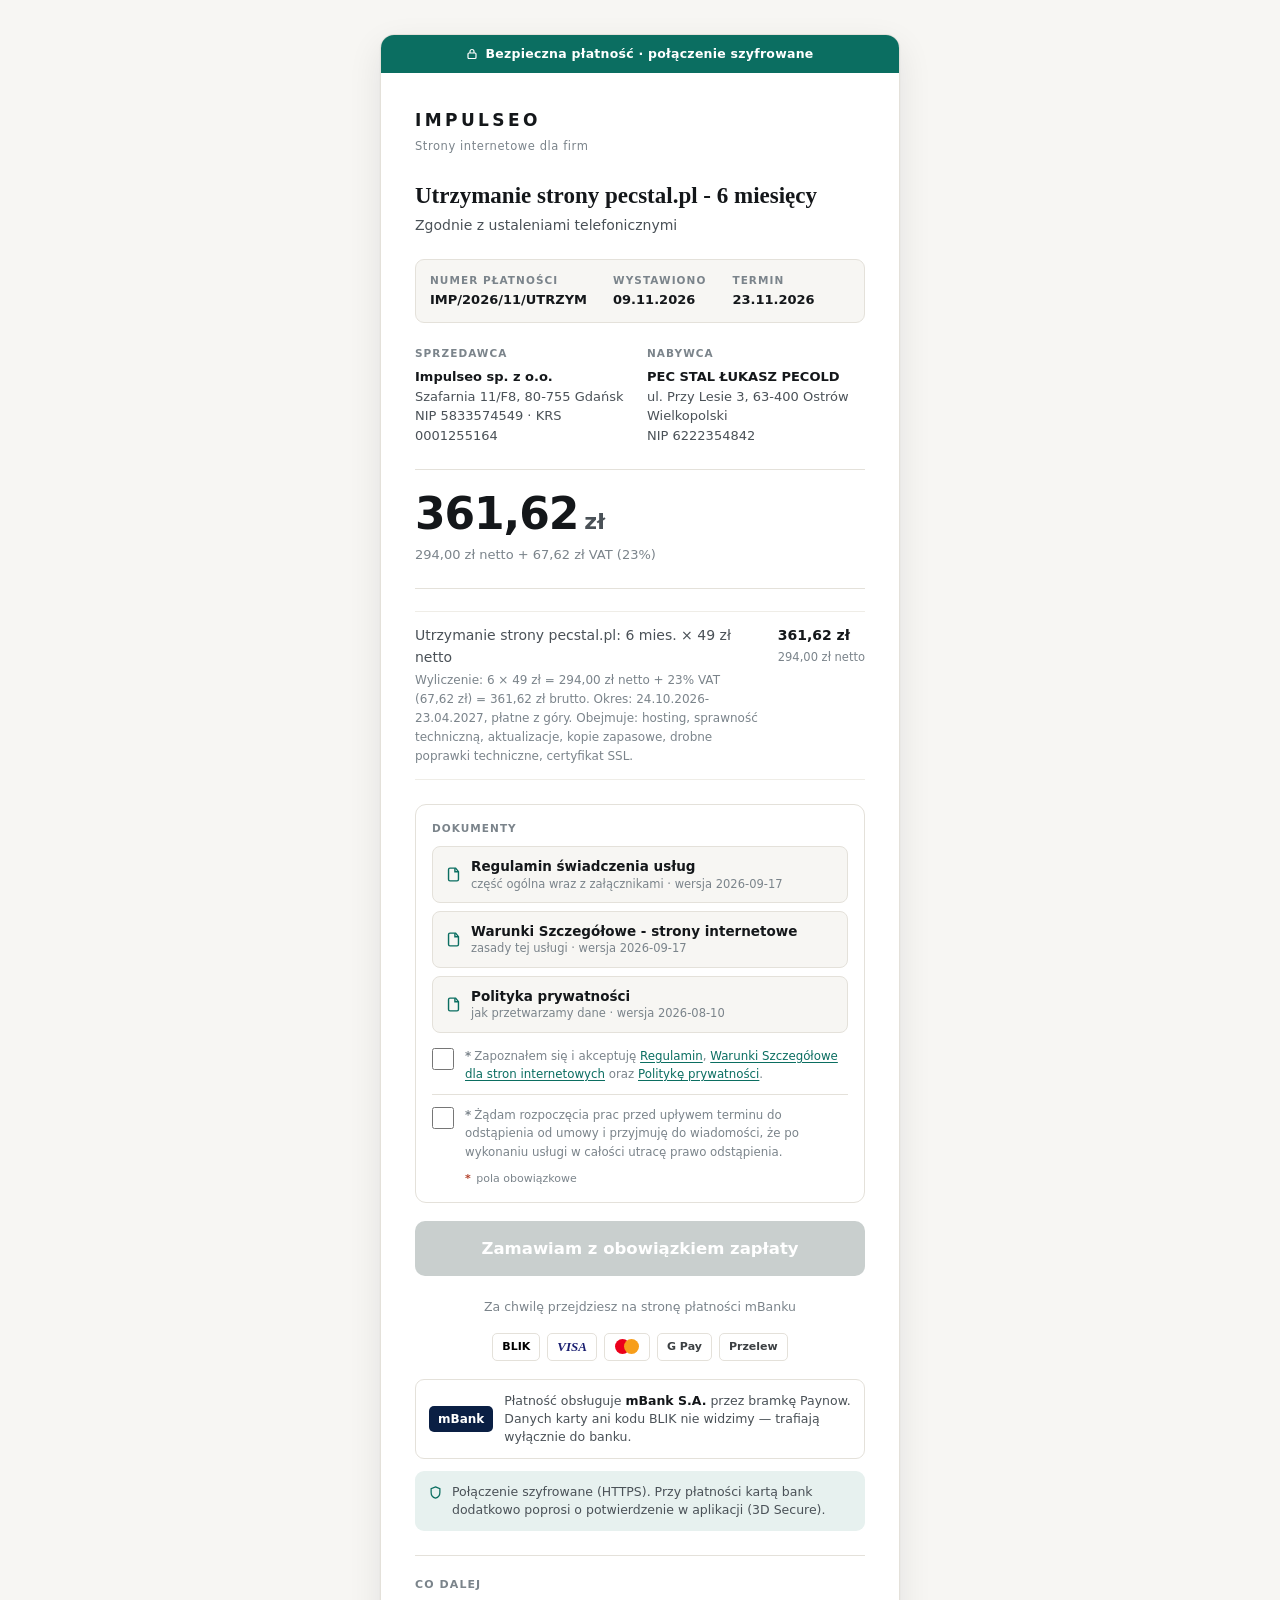
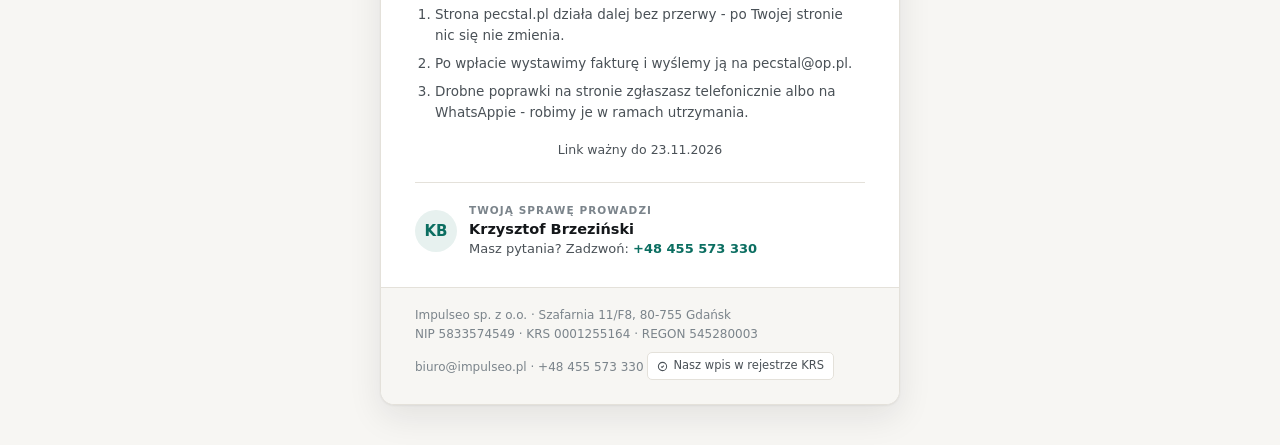
<file: platnosc/utrzymanie-7a86/index.html>
<!DOCTYPE html>
<html lang="pl">
<head>
<meta charset="utf-8" />
<meta name="viewport" content="width=device-width, initial-scale=1" />
<title>Płatność 361,62 zł — PEC STAL ŁUKASZ PECOLD | Impulseo</title>
<meta name="robots" content="noindex, nofollow" />
<meta name="description" content="361,62 zł · utrzymanie strony pecstal.pl - 6 miesięcy · BLIK, karta lub przelew" />

<meta property="og:type" content="website" />
<meta property="og:title" content="Płatność — PEC STAL ŁUKASZ PECOLD" />
<meta property="og:description" content="361,62 zł · utrzymanie strony pecstal.pl - 6 miesięcy · BLIK, karta lub przelew" />
<meta property="og:image" content="https://impulseo-pl.github.io/pecstal/platnosc/utrzymanie-7a86/og.jpg" />
<meta property="og:image:width" content="1200" />
<meta property="og:image:height" content="630" />
<meta property="og:url" content="https://impulseo-pl.github.io/pecstal/platnosc/utrzymanie-7a86/" />
<meta property="og:site_name" content="Impulseo" />
<meta name="twitter:card" content="summary_large_image" />

<link rel="icon" href="data:image/svg+xml,<svg xmlns='http://www.w3.org/2000/svg' viewBox='0 0 100 100'><text y='.9em' font-size='90'>%F0%9F%92%B3</text></svg>" />

<style>
  :root {
    --paper: #F7F6F3;
    --card: #FFFFFF;
    --ink: #14171A;
    --ink-2: #4A5157;
    --ink-3: #7B848B;
    --line: #E4E1DA;
    --line-2: #EFEDE7;
    --accent: #0B6E61;
    --accent-d: #095C51;
    --accent-soft: #E7F1EF;
    --shadow: 0 1px 2px rgba(20,24,28,.05), 0 12px 34px rgba(20,24,28,.09);
    --sans: -apple-system, BlinkMacSystemFont, "Segoe UI", Roboto, system-ui, sans-serif;
    --serif: ui-serif, "Iowan Old Style", "Palatino Linotype", Palatino, Georgia, serif;
  }

  * { box-sizing: border-box; }

  html { -webkit-text-size-adjust: 100%; }

  body {
    margin: 0;
    background: var(--paper);
    color: var(--ink);
    font-family: var(--sans);
    font-size: 16px;
    line-height: 1.6;
    -webkit-font-smoothing: antialiased;
  }

  .shell { max-width: 560px; margin: 0 auto; padding: clamp(14px, 3vw, 34px) clamp(12px, 3vw, 20px) 40px; }

  .card {
    background: var(--card);
    border: 1px solid var(--line);
    border-radius: 14px;
    box-shadow: var(--shadow);
    overflow: hidden;
  }

  .trustbar {
    display: flex; align-items: center; justify-content: center; gap: 7px;
    background: var(--accent); color: #fff;
    font-size: 12.5px; font-weight: 600; letter-spacing: .02em;
    padding: 9px 14px;
  }

  .body { padding: clamp(24px, 5vw, 34px) clamp(20px, 5vw, 34px) 28px; }

  .logo { font-size: 17px; font-weight: 700; letter-spacing: .2em; text-transform: uppercase; margin: 0 0 3px; }
  .logo-sub { font-size: 11.5px; letter-spacing: .05em; color: var(--ink-3); margin: 0 0 26px; }

  h1 {
    font-family: var(--serif);
    font-size: clamp(20px, 4.6vw, 23px);
    line-height: 1.25; font-weight: 600; margin: 0 0 4px;
    text-wrap: balance;
  }

  .sub { font-size: 14px; color: var(--ink-2); margin: 0 0 22px; }

  .meta {
    display: flex; flex-wrap: wrap; gap: 6px 26px;
    border: 1px solid var(--line); border-radius: 9px;
    padding: 12px 14px; margin-bottom: 22px; background: var(--paper);
  }
  .meta dt { margin: 0 0 1px; font-size: 10.5px; letter-spacing: .1em; text-transform: uppercase; color: var(--ink-3); font-weight: 650; }
  .meta dd { margin: 0; font-size: 13px; font-weight: 550; font-variant-numeric: tabular-nums; }

  .parties { display: grid; gap: 14px; margin-bottom: 24px; }
  @media (min-width: 440px) { .parties { grid-template-columns: 1fr 1fr; } }
  .party h2 { font-size: 10.5px; letter-spacing: .1em; text-transform: uppercase; color: var(--ink-3); margin: 0 0 5px; font-weight: 700; }
  .party p { margin: 0; font-size: 13px; line-height: 1.5; color: var(--ink-2); }
  .party strong { display: block; color: var(--ink); font-weight: 650; }

  .amount-box { border-top: 1px solid var(--line); border-bottom: 1px solid var(--line); padding: 22px 0; margin-bottom: 22px; }
  .amount { font-size: clamp(36px, 9vw, 44px); font-weight: 700; letter-spacing: -.025em; font-variant-numeric: tabular-nums; line-height: 1; margin: 0; }
  .amount .cur { font-size: .5em; font-weight: 600; color: var(--ink-2); margin-left: 6px; letter-spacing: 0; }
  .amount-split { font-size: 13px; color: var(--ink-3); margin: 9px 0 0; font-variant-numeric: tabular-nums; }

  .scope { margin: 0 0 24px; padding: 0; list-style: none; display: flex; flex-direction: column; gap: 8px; }
  .scope li { font-size: 14px; color: var(--ink-2); padding-left: 23px; position: relative; }
  .scope li::before {
    content: ""; position: absolute; left: 1px; top: 7px;
    width: 8px; height: 8px; border-radius: 50%; background: var(--accent);
  }

  /* pozycje z kwotami — rozbicie, za co dokładnie płaci */
  .lines { margin: 0 0 24px; border-top: 1px solid var(--line-2); }
  .line {
    display: flex; justify-content: space-between; gap: 16px;
    padding: 12px 0; border-bottom: 1px solid var(--line-2);
  }
  .line-name { font-size: 14px; color: var(--ink-2); }
  .line-name small { display: block; font-size: 12px; color: var(--ink-3); margin-top: 2px; }
  .line-val { font-size: 14px; font-weight: 620; white-space: nowrap; font-variant-numeric: tabular-nums; }
  .line-val small { display: block; font-size: 11.5px; font-weight: 500; color: var(--ink-3); text-align: right; margin-top: 2px; }

  .cta {
    display: block; width: 100%; text-align: center; text-decoration: none;
    background: var(--accent); color: #fff; border: none; border-radius: 10px;
    padding: 18px 20px; font-family: inherit; font-size: 16.5px; font-weight: 650;
    cursor: pointer; transition: filter .12s ease, transform .12s ease;
  }
  .cta:hover { filter: brightness(1.08); }
  .cta:active { transform: translateY(1px); }
  .cta:focus-visible { outline: 3px solid color-mix(in srgb, var(--accent) 45%, transparent); outline-offset: 3px; }

  .cta-note { text-align: center; font-size: 12.5px; color: var(--ink-3); margin: 11px 0 0; }

  .paylogos { display: flex; flex-wrap: wrap; align-items: center; justify-content: center; gap: 7px; margin-top: 16px; }
  .plogo {
    height: 28px; min-width: 46px; border: 1px solid var(--line); border-radius: 5px;
    background: #fff; display: grid; place-items: center; padding: 0 9px; flex: none;
  }
  .pl-blik { font: 700 11px/1 var(--sans); color: #000; }
  .pl-visa { font: italic 800 13px/1 Georgia, serif; color: #1A1F71; }
  .pl-mc { display: flex; align-items: center; }
  .pl-mc i { width: 15px; height: 15px; border-radius: 50%; display: block; }
  .pl-mc i:first-child { background: #EB001B; }
  .pl-mc i:last-child { background: #F79E1B; margin-left: -6px; }
  .pl-txt { font: 600 11px/1 var(--sans); color: #3C4043; }

  .gateway {
    display: flex; align-items: center; gap: 11px;
    border: 1px solid var(--line); border-radius: 9px;
    padding: 12px 13px; margin-top: 18px;
  }
  .gateway-mark { font: 800 12px/1 var(--sans); color: #fff; background: #0A1F44; border-radius: 5px; padding: 7px 9px; flex: none; }
  .gateway p { margin: 0; font-size: 12.5px; line-height: 1.45; color: var(--ink-2); }
  .gateway strong { color: var(--ink); }

  .secure {
    display: flex; gap: 9px; align-items: flex-start;
    background: var(--accent-soft); border-radius: 9px;
    padding: 12px 13px; margin-top: 12px;
    font-size: 12.5px; line-height: 1.45; color: var(--ink-2);
  }
  .secure svg { flex: none; margin-top: 2px; color: var(--accent); }

  .next {
    border-top: 1px solid var(--line); margin-top: 24px; padding-top: 20px;
  }
  .next h2 { font-size: 11px; letter-spacing: .1em; text-transform: uppercase; color: var(--ink-3); margin: 0 0 10px; font-weight: 700; }
  .next ol { margin: 0; padding-left: 20px; display: flex; flex-direction: column; gap: 6px; }
  .next li { font-size: 13.5px; color: var(--ink-2); }
  .next li strong { color: var(--ink); font-weight: 620; }

  .valid { font-size: 12.5px; color: var(--ink-2); margin: 16px 0 0; text-align: center; }

  .rep { display: flex; gap: 12px; align-items: center; border-top: 1px solid var(--line); margin-top: 22px; padding-top: 20px; }
  .rep-avatar { width: 42px; height: 42px; border-radius: 50%; background: var(--accent-soft); color: var(--accent); display: grid; place-items: center; font-weight: 700; font-size: 15px; flex: none; }
  .rep-body { min-width: 0; display: flex; flex-direction: column; gap: 1px; }
  .rep-label { font-size: 10.5px; letter-spacing: .1em; text-transform: uppercase; color: var(--ink-3); font-weight: 700; line-height: 1.5; }
  .rep-name { font-size: 14.5px; font-weight: 650; line-height: 1.35; }
  .rep-contact { font-size: 13px; color: var(--ink-2); line-height: 1.45; }
  .rep-contact a { color: var(--accent); text-decoration: none; font-weight: 600; }

  .foot {
    border-top: 1px solid var(--line); padding: 18px clamp(20px, 5vw, 34px) 24px;
    font-size: 12px; line-height: 1.55; color: var(--ink-3); background: var(--paper);
  }
  .foot a { color: var(--ink-2); }
  .krs {
    display: inline-flex; align-items: center; gap: 5px; margin-top: 9px;
    border: 1px solid var(--line); border-radius: 5px; padding: 4px 9px;
    font-size: 11.5px; text-decoration: none; color: var(--ink-2); background: var(--card);
  }
  .krs:hover { border-color: var(--accent); color: var(--accent); }

  /* ── akceptacja regulaminu i umowy (wersja z checkboxem) ── */
  .accept { border: 1px solid var(--line); border-radius: 11px; padding: 15px 16px 14px; margin-bottom: 18px; background: var(--card); }
  .accept h2 { font-size: 10.5px; letter-spacing: .1em; text-transform: uppercase; color: var(--ink-3); margin: 0 0 10px; font-weight: 700; }

  .docs { display: flex; flex-direction: column; gap: 8px; margin-bottom: 14px; }
  .doc {
    display: flex; align-items: center; gap: 9px; text-decoration: none;
    border: 1px solid var(--line); border-radius: 8px; padding: 10px 12px;
    background: var(--paper); color: var(--ink);
  }
  .doc:hover { border-color: var(--accent); }
  .doc svg { flex: none; color: var(--accent); }
  .doc-name { font-size: 13.5px; font-weight: 600; line-height: 1.35; }
  .doc-name small { display: block; font-size: 11.5px; font-weight: 500; color: var(--ink-3); margin-top: 1px; }

  .accept-row { display: flex; gap: 11px; align-items: flex-start; cursor: pointer; }
  /* dwa oświadczenia od 10.08.2026 — muszą być rozdzielone wzrokowo, żeby czytało
     się je jako dwie osobne decyzje, a nie jeden blok drobnego druku */
  .accept-row + .accept-row { margin-top: 11px; padding-top: 11px; border-top: 1px solid var(--line); }
  .accept-row input {
    flex: none; width: 22px; height: 22px; margin: 1px 0 0; accent-color: var(--accent); cursor: pointer;
  }
  .accept-row span { font-size: 11.8px; line-height: 1.55; color: var(--ink-3); }
  .accept-row a { color: var(--accent); text-underline-offset: 2px; }
  .req { color: #B3412B; font-weight: 700; margin-right: 3px; }
  .accept-note { margin: 9px 0 0 33px; font-size: 11px; color: var(--ink-3); }
  .accept-note .req { margin-right: 2px; }

  .cta[disabled] { background: #C9CFCE; cursor: not-allowed; filter: none; }
  .cta[disabled]:active { transform: none; }
  .cta-hint { text-align: center; font-size: 12.5px; color: #A8442F; margin: 9px 0 0; min-height: 1px; }

  /* ── proforma do pobrania (dla klientów, którzy wolą zwykły przelew) ── */
  .proforma {
    display: flex; align-items: center; gap: 10px; justify-content: center;
    margin-top: 16px; padding: 11px 13px;
    border: 1px dashed var(--line); border-radius: 9px;
    font-size: 13px; color: var(--ink-2); text-align: center; flex-wrap: wrap;
  }
  .proforma a { color: var(--accent); font-weight: 650; text-decoration: none; }
  .proforma a:hover { text-decoration: underline; }

  @media (prefers-reduced-motion: reduce) { * { transition: none !important; } }
</style>
</head>
<body>

<div class="shell">
  <div class="card">

    <div class="trustbar">
      <svg width="12" height="12" viewBox="0 0 24 24" fill="none" stroke="currentColor" stroke-width="2.4" aria-hidden="true">
        <rect x="4" y="10" width="16" height="11" rx="2" /><path d="M8 10V7a4 4 0 0 1 8 0v3" />
      </svg>
      Bezpieczna płatność &middot; połączenie szyfrowane
    </div>

    <div class="body">
      <p class="logo">Impulseo</p>
      <p class="logo-sub">Strony internetowe dla firm</p>

      <h1>Utrzymanie strony pecstal.pl - 6 miesięcy</h1>
      <p class="sub">Zgodnie z ustaleniami telefonicznymi</p>

      <dl class="meta">
        <div><dt>Numer płatności</dt><dd>IMP/2026/11/UTRZYM</dd></div>
        <div><dt>Wystawiono</dt><dd>09.11.2026</dd></div>
        <div><dt>Termin</dt><dd>23.11.2026</dd></div>
      </dl>

      <div class="parties">
        <div class="party">
          <h2>Sprzedawca</h2>
          <p>
            <strong>Impulseo sp. z o.o.</strong>
            Szafarnia 11/F8, 80-755 Gdańsk<br />
            NIP 5833574549 &middot; KRS 0001255164
          </p>
        </div>
        <div class="party">
          <h2>Nabywca</h2>
          <p>
            <strong>PEC STAL ŁUKASZ PECOLD</strong>
            ul. Przy Lesie 3, 63-400 Ostrów Wielkopolski<br />
            NIP 6222354842
          </p>
        </div>
      </div>

      <div class="amount-box">
        <p class="amount">361,62<span class="cur">zł</span></p>
        <p class="amount-split">294,00 zł netto + 67,62 zł VAT (23%)</p>
      </div>

      <div class="lines">
        <div class="line"><span class="line-name">Utrzymanie strony pecstal.pl: 6 mies. × 49 zł netto<small>Wyliczenie: 6 × 49 zł = 294,00 zł netto + 23% VAT (67,62 zł) = 361,62 zł brutto. Okres: 24.10.2026-23.04.2027, płatne z góry. Obejmuje: hosting, sprawność techniczną, aktualizacje, kopie zapasowe, drobne poprawki techniczne, certyfikat SSL.</small></span><span class="line-val">361,62 zł<small>294,00 zł netto</small></span></div>
      </div>

      <div class="accept">
        <h2>Dokumenty</h2>
        <div class="docs">
        <a class="doc" href="regulamin-2026-09-17.pdf" target="_blank" rel="noopener"><svg width="17" height="17" viewBox="0 0 24 24" fill="none" stroke="currentColor" stroke-width="2" aria-hidden="true"><path d="M14 3v5h5" /><path d="M15 3H7a2 2 0 0 0-2 2v14a2 2 0 0 0 2 2h10a2 2 0 0 0 2-2V8z" /></svg><span class="doc-name">Regulamin świadczenia usług<small>część ogólna wraz z załącznikami · wersja 2026-09-17</small></span></a>
        <a class="doc" href="warunki-strony-2026-09-17.pdf" target="_blank" rel="noopener"><svg width="17" height="17" viewBox="0 0 24 24" fill="none" stroke="currentColor" stroke-width="2" aria-hidden="true"><path d="M14 3v5h5" /><path d="M15 3H7a2 2 0 0 0-2 2v14a2 2 0 0 0 2 2h10a2 2 0 0 0 2-2V8z" /></svg><span class="doc-name">Warunki Szczegółowe - strony internetowe<small>zasady tej usługi · wersja 2026-09-17</small></span></a>
        <a class="doc" href="polityka-prywatnosci-2026-08-10.pdf" target="_blank" rel="noopener"><svg width="17" height="17" viewBox="0 0 24 24" fill="none" stroke="currentColor" stroke-width="2" aria-hidden="true"><path d="M14 3v5h5" /><path d="M15 3H7a2 2 0 0 0-2 2v14a2 2 0 0 0 2 2h10a2 2 0 0 0 2-2V8z" /></svg><span class="doc-name">Polityka prywatności<small>jak przetwarzamy dane · wersja 2026-08-10</small></span></a>
        </div>
        <label class="accept-row">
          <input type="checkbox" id="zgoda-dok" data-wymagany />
          <span><span class="req" aria-hidden="true">*</span>Zapoznałem się i akceptuję <a href="regulamin-2026-09-17.pdf" target="_blank" rel="noopener">Regulamin</a>, <a href="warunki-strony-2026-09-17.pdf" target="_blank" rel="noopener">Warunki Szczegółowe dla stron internetowych</a> oraz <a href="polityka-prywatnosci-2026-08-10.pdf" target="_blank" rel="noopener">Politykę prywatności</a>.</span>
        </label>
        <label class="accept-row">
          <input type="checkbox" id="zgoda-start" data-wymagany />
          <span><span class="req" aria-hidden="true">*</span>Żądam rozpoczęcia prac przed upływem terminu do odstąpienia od umowy i przyjmuję do wiadomości, że po wykonaniu usługi w całości utracę prawo odstąpienia.</span>
        </label>
        <p class="accept-note"><span class="req">*</span> pola obowiązkowe</p>
      </div>

      <button class="cta" id="cta" type="button" disabled>Zamawiam z obowiązkiem zapłaty</button>
      <p class="cta-hint" id="hint"></p>
      <script>
        var LINK = "https://paywall.paynow.pl/PU4N-XK5-MOT-IBZ?token=eyJraWQiOiJhMDAyNjJjYS02NTU3LTRjOTktOGU0NC1kMTFlMTAxYjhhNTIiLCJ0eXAiOiJKV1QiLCJhbGciOiJIUzI1NiJ9.eyJzdWIiOiJQVTROLVhLNS1NT1QtSUJaIiwiYXVkIjoicGF5d2FsbC5wYXlub3cucGwiLCJpc3MiOiJwYXlub3cucGwiLCJleHAiOjE3OTU0NzQ3OTksImlhdCI6MTc5NDI0NDU2Mn0.rMiQJ02n4K7bb13sKL91lkwicVgYpTIHJRk0KAgf9to";
        var DOWOD = {"strona": "https://impulseo-pl.github.io/pecstal/platnosc/utrzymanie-7a86/", "nr_platnosci": "IMP/2026/11/UTRZYM", "klient": "PEC STAL ŁUKASZ PECOLD", "nip": "6222354842", "mail": "pecstal@op.pl", "kwota_brutto": "361.62", "oswiadczenie": "[1 · akceptacja dokumentów] Zapoznałem się i akceptuję Regulamin, Warunki Szczegółowe dla stron internetowych oraz Politykę prywatności.\n[2 · żądanie rozpoczęcia] Żądam rozpoczęcia prac przed upływem terminu do odstąpienia od umowy i przyjmuję do wiadomości, że po wykonaniu usługi w całości utracę prawo odstąpienia.", "dokumenty": {"regulamin": {"plik": "regulamin-2026-09-17.pdf", "wersja": "2026-09-17", "sha256": "6f14b9c202cc7a8f32683ba1439ccc9e9b658b0a773ad5e73c9020cb298b1436"}, "warunki_strony": {"plik": "warunki-strony-2026-09-17.pdf", "wersja": "2026-09-17", "sha256": "185b0088c104bec9aab4251578473e8fcf71980654bfaed4aaa7a7af49fbd84d"}, "polityka": {"plik": "polityka-prywatnosci-2026-08-10.pdf", "wersja": "2026-08-10", "sha256": "19676c669c81b9807742464dd37083a8ad0e75199174f2ed6850d0417738055f"}}};
        var ENDPOINT = "https://zngfubfinbojfgaxdrbf.supabase.co/functions/v1/akceptacja";
        var boxy = [].slice.call(document.querySelectorAll("input[type=checkbox][data-wymagany]")),
            cta = document.getElementById("cta"),
            hint = document.getElementById("hint");
        function komplet() { return boxy.every(function (b) { return b.checked; }); }
        boxy.forEach(function (b) {
          b.addEventListener("change", function () {
            cta.disabled = !komplet();
            if (komplet()) hint.textContent = "";
          });
        });
        cta.addEventListener("click", function () {
          if (!komplet()) { hint.textContent = "Zaznacz obie zgody, żeby przejść do płatności."; return; }
          cta.disabled = true;
          cta.textContent = "Przechodzę do płatności…";
          var zapis = fetch(ENDPOINT, {
            method: "POST",
            headers: { "Content-Type": "application/json" },
            keepalive: true,
            body: JSON.stringify(Object.assign({ zaznaczono: new Date().toISOString() }, DOWOD))
          }).catch(function () {});
          /* zapis dowodu nie może blokować płatności — po 3 s idziemy dalej */
          Promise.race([zapis, new Promise(function (r) { setTimeout(r, 3000); })])
            .then(function () { window.location.href = LINK; });
        });
      </script>
      <p class="cta-note">Za chwilę przejdziesz na stronę płatności mBanku</p>

      

      <div class="paylogos">
        <span class="plogo"><span class="pl-blik">BLIK</span></span>
        <span class="plogo"><span class="pl-visa">VISA</span></span>
        <span class="plogo"><span class="pl-mc"><i></i><i></i></span></span>
        <span class="plogo"><span class="pl-txt">G&nbsp;Pay</span></span>
        <span class="plogo"><span class="pl-txt">Przelew</span></span>
      </div>

      <div class="gateway">
        <span class="gateway-mark">mBank</span>
        <p>Płatność obsługuje <strong>mBank S.A.</strong> przez bramkę Paynow. Danych karty ani kodu BLIK nie widzimy &mdash; trafiają wyłącznie do banku.</p>
      </div>

      <div class="secure">
        <svg width="15" height="15" viewBox="0 0 24 24" fill="none" stroke="currentColor" stroke-width="2" aria-hidden="true">
          <path d="M12 3l7 3v6c0 4.5-3 8-7 9-4-1-7-4.5-7-9V6z" />
        </svg>
        <span>Połączenie szyfrowane (HTTPS). Przy płatności kartą bank dodatkowo poprosi o potwierdzenie w aplikacji (3D&nbsp;Secure).</span>
      </div>

      <div class="next">
        <h2>Co dalej</h2>
        <ol>
          <li>Strona pecstal.pl działa dalej bez przerwy - po Twojej stronie nic się nie zmienia.</li>
          <li>Po wpłacie wystawimy fakturę i wyślemy ją na pecstal@op.pl.</li>
          <li>Drobne poprawki na stronie zgłaszasz telefonicznie albo na WhatsAppie - robimy je w ramach utrzymania.</li>
        </ol>
      </div>

      <p class="valid">Link ważny do 23.11.2026</p>

      <div class="rep">
        <span class="rep-avatar">KB</span>
        <span class="rep-body">
          <span class="rep-label">Twoją sprawę prowadzi</span>
          <span class="rep-name">Krzysztof Brzeziński</span>
          <span class="rep-contact">Masz pytania? Zadzwoń: <a href="tel:+48455573330">+48 455 573 330</a></span>
        </span>
      </div>
    </div>

    <div class="foot">
      Impulseo sp. z o.o. &middot; Szafarnia 11/F8, 80-755 Gdańsk<br />
      NIP 5833574549 &middot; KRS 0001255164 &middot; REGON 545280003<br />
      biuro@impulseo.pl &middot; +48 455 573 330
      <a class="krs" href="https://wyszukiwarka-krs.ms.gov.pl/dane-szczegolowe-podmiotu;numerKRS=TTfETKDIxKsnfQK047mvwQ%3D%3D;typ=P" target="_blank" rel="noopener">
        <svg width="11" height="11" viewBox="0 0 24 24" fill="none" stroke="currentColor" stroke-width="2.2" aria-hidden="true">
          <path d="M9 12l2 2 4-4" /><circle cx="12" cy="12" r="9" />
        </svg>
        Nasz wpis w rejestrze KRS
      </a>
    </div>

  </div>
</div>

</body>
</html>
</file>
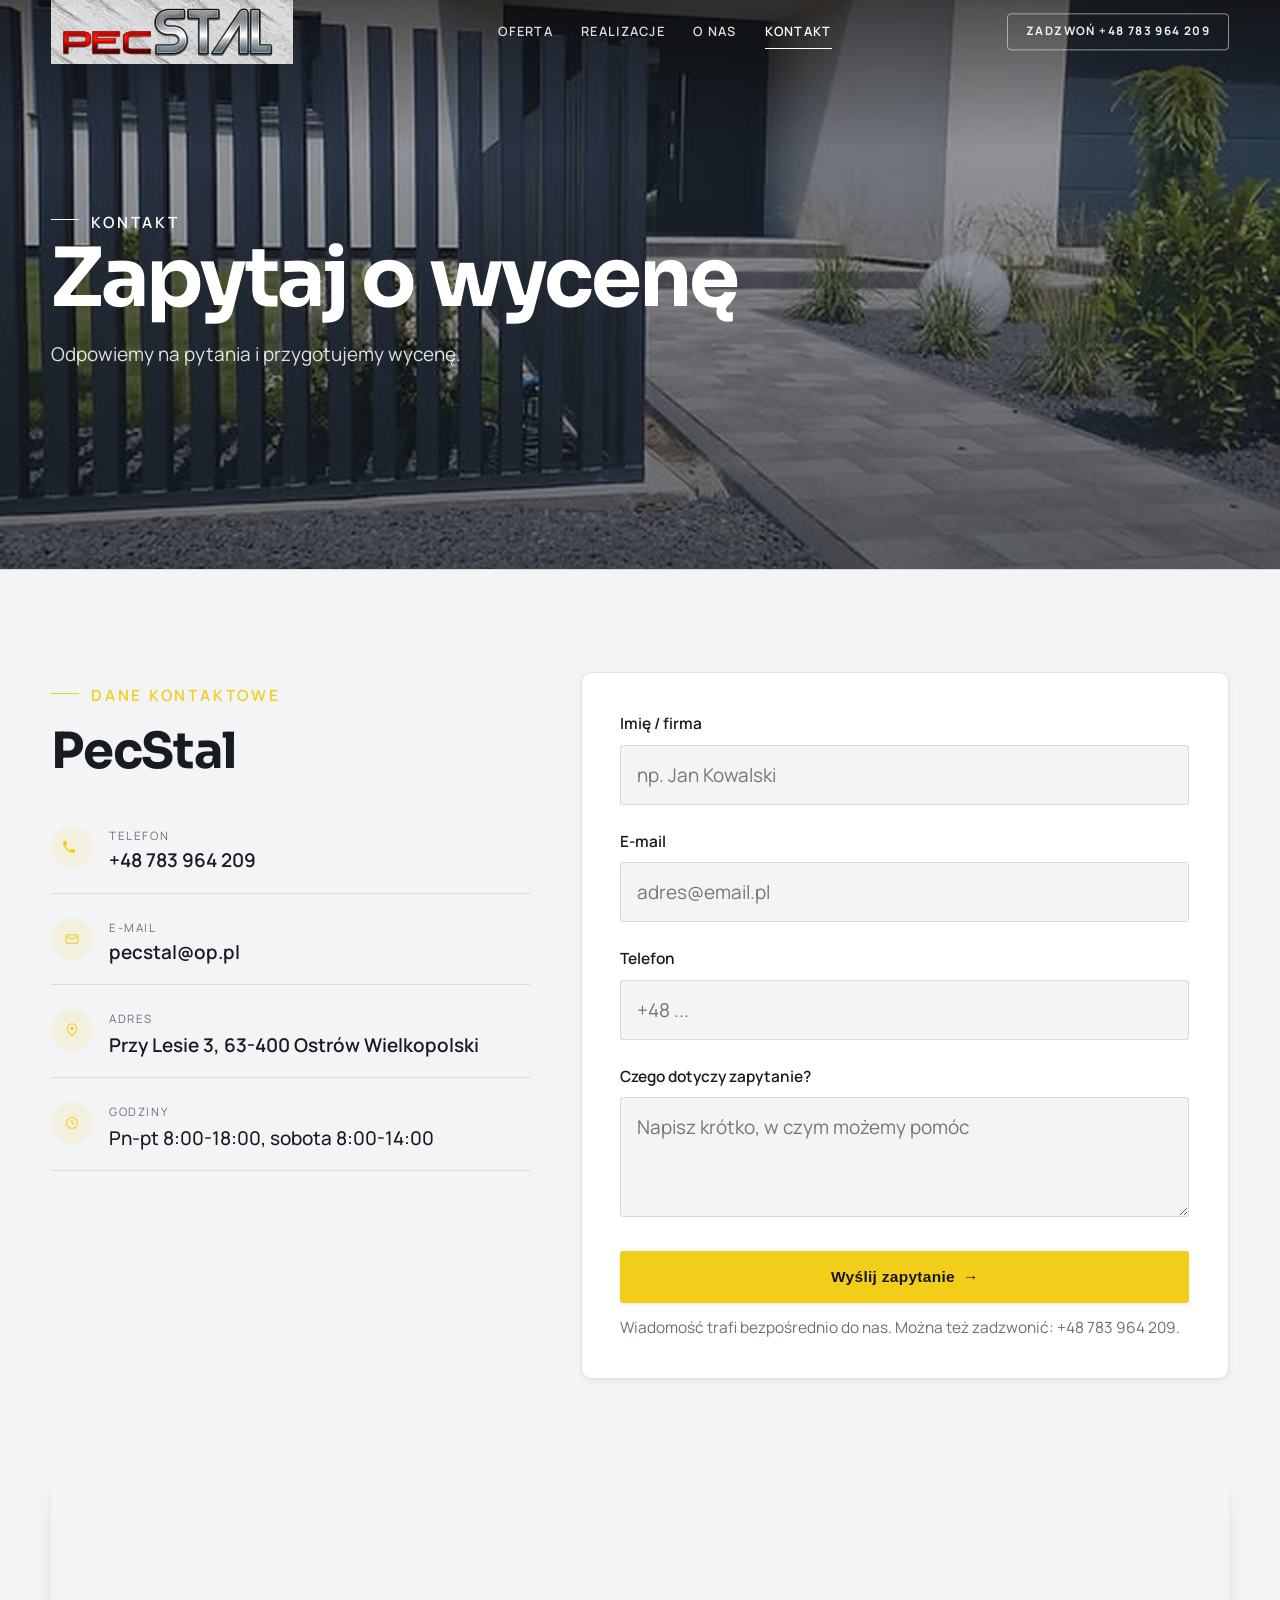
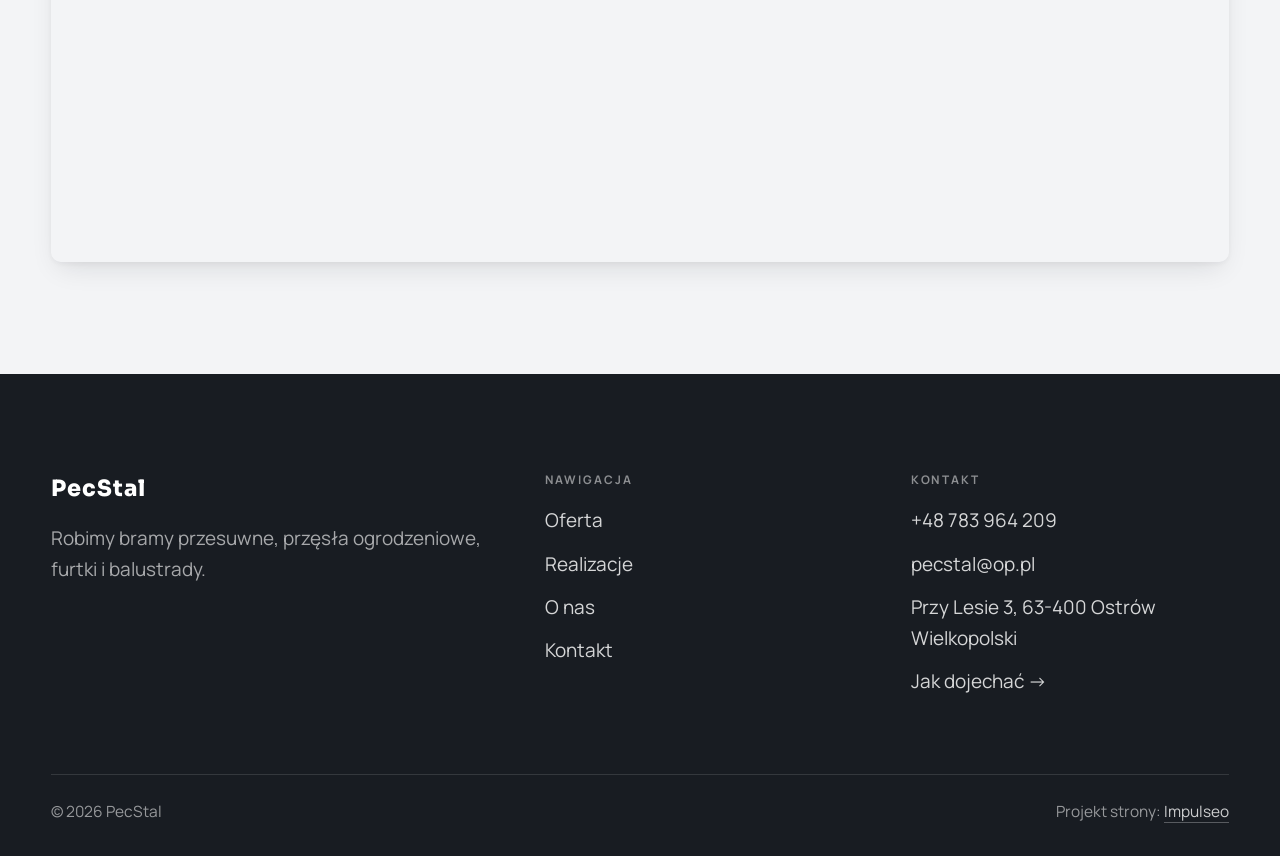
<file: kontakt.html>
<!DOCTYPE html>
<html lang="pl">
<head>
<meta name="robots" content="noindex, nofollow">
<meta charset="UTF-8">
<meta name="viewport" content="width=device-width, initial-scale=1.0">
<title>Kontakt - PecStal</title>
<meta name="description" content="Kontakt PecStal - Przy Lesie 3, 63-400 Ostrów Wielkopolski">
<link rel="preconnect" href="https://fonts.googleapis.com">
<link rel="preconnect" href="https://fonts.gstatic.com" crossorigin>
<link href="https://fonts.googleapis.com/css2?family=Sora:wght@600;700;800&family=Manrope:wght@400;500;600&display=swap" rel="stylesheet">
<link rel="stylesheet" href="assets/styles.css">
</head>
<body>

<header class="nav">
  <div class="wrap nav-inner">
    <a class="brand brand-has-logo" href="index.html"><img class="brand-logo" src="img/logo.jpg" alt="PecStal"></a>
    <nav class="nav-links">
      <a href="oferta.html">Oferta</a>
      <a href="realizacje.html">Realizacje</a>
      <a href="o-nas.html">O nas</a>
      <a href="kontakt.html" class="active">Kontakt</a>
      <a href="tel:+48783964209" class="btn btn-accent">Zadzwoń +48 783 964 209</a>
    </nav>
    <button class="nav-toggle" aria-label="Menu"><span></span><span></span><span></span></button>
  </div>
</header>

<section class="pagehead">
  <img src="img/g14.jpg" alt="PecStal - Zapytaj o wycenę">
  <div class="wrap">
    <span class="eyebrow">Kontakt</span>
    <h1>Zapytaj o wycenę</h1>
    <p>Odpowiemy na pytania i przygotujemy wycenę.</p>
  </div>
</section>
<section>
  <div class="wrap contact-grid">
    <div class="reveal">
      <span class="eyebrow">Dane kontaktowe</span>
      <h2 style="margin:var(--space-4) 0 var(--space-6)">PecStal</h2>
      <div class="info-list">
        <div class="info-row"><div class="ic"><svg class="ico-tel" width="16" height="16" viewBox="0 0 24 24" fill="none" aria-hidden="true"><path d="M6.6 10.8a15.5 15.5 0 0 0 6.6 6.6l2.2-2.2a1 1 0 0 1 1-.24 11.4 11.4 0 0 0 3.6.58 1 1 0 0 1 1 1V20a1 1 0 0 1-1 1A17 17 0 0 1 3 4a1 1 0 0 1 1-1h3.5a1 1 0 0 1 1 1c0 1.25.2 2.46.58 3.6a1 1 0 0 1-.25 1l-2.23 2.2Z" fill="currentColor"/></svg></div><div><div class="lbl">Telefon</div><a class="val" href="tel:+48783964209">+48 783 964 209</a></div></div>
        <div class="info-row"><div class="ic"><svg class="ico-mail" width="16" height="16" viewBox="0 0 24 24" fill="none" aria-hidden="true"><rect x="3.2" y="5.5" width="17.6" height="13" rx="1.6" stroke="currentColor" stroke-width="1.6"/><path d="M4 7l8 6 8-6" stroke="currentColor" stroke-width="1.6" stroke-linecap="round" stroke-linejoin="round"/></svg></div><div><div class="lbl">E-mail</div><a class="val" href="mailto:pecstal@op.pl">pecstal@op.pl</a></div></div>
        <div class="info-row"><div class="ic"><svg class="ico-pin" width="16" height="16" viewBox="0 0 24 24" fill="none" aria-hidden="true"><path d="M12 21s7-6.1 7-11.5A7 7 0 0 0 5 9.5C5 14.9 12 21 12 21Z" stroke="currentColor" stroke-width="1.6" fill="none"/><circle cx="12" cy="9.5" r="2.4" fill="currentColor"/></svg></div><div><div class="lbl">Adres</div><div class="val">Przy Lesie 3, 63-400 Ostrów Wielkopolski</div></div></div>
        <div class="info-row"><div class="ic"><svg class="ico-clock" width="16" height="16" viewBox="0 0 24 24" fill="none" aria-hidden="true"><circle cx="12" cy="12" r="8.2" stroke="currentColor" stroke-width="1.6"/><path d="M12 7.5V12l3.2 1.9" stroke="currentColor" stroke-width="1.6" stroke-linecap="round"/></svg></div><div><div class="lbl">Godziny</div><div class="val" style="font-weight:500">Pn-pt 8:00-18:00, sobota 8:00-14:00</div></div></div>
      </div>
    </div>
    <div class="reveal">
      <form class="form" action="https://formsubmit.co/pecstal@op.pl" method="POST">
        <input type="hidden" name="_subject" value="Zapytanie ze strony PecStal">
        <input type="hidden" name="_captcha" value="false">
        <input type="hidden" name="_template" value="table">
        <div class="fld"><label for="name">Imię / firma</label><input id="name" name="name" type="text" placeholder="np. Jan Kowalski" required></div>
        <div class="fld"><label for="email">E-mail</label><input id="email" name="email" type="email" placeholder="adres@email.pl" required></div>
        <div class="fld"><label for="phone">Telefon</label><input id="phone" name="phone" type="tel" placeholder="+48 ..."></div>
        <div class="fld"><label for="msg">Czego dotyczy zapytanie?</label><textarea id="msg" name="message" placeholder="Napisz krótko, w czym możemy pomóc" required></textarea></div>
        <button type="submit" class="btn btn-accent" style="width:100%;justify-content:center">Wyślij zapytanie <span class="arr">→</span></button>
        <p class="note">Wiadomość trafi bezpośrednio do nas. Można też zadzwonić: +48 783 964 209.</p>
      </form>
    </div>
  </div>
</section>
<section style="padding-top:0">
  <div class="wrap reveal">
    <iframe class="map" title="PecStal - Ostrów Wielkopolski" src="https://maps.google.com/maps?q=51.647616%2C17.8514579&z=15&output=embed" loading="lazy" referrerpolicy="no-referrer-when-downgrade"></iframe>
  </div>
</section>

<footer>
  <div class="wrap">
    <div class="foot-grid">
      <div class="foot-brand">
        <div class="name">PecStal</div>
        <p>Robimy bramy przesuwne, przęsła ogrodzeniowe, furtki i balustrady.</p>
      </div>
      <div class="foot-col">
        <h4>Nawigacja</h4>
        <a href="oferta.html">Oferta</a>
        <a href="realizacje.html">Realizacje</a>
        <a href="o-nas.html">O nas</a>
        <a href="kontakt.html">Kontakt</a>
      </div>
      <div class="foot-col">
        <h4>Kontakt</h4>
        <a href="tel:+48783964209">+48 783 964 209</a>
        <a href="mailto:pecstal@op.pl">pecstal@op.pl</a>
        <p>Przy Lesie 3, 63-400 Ostrów Wielkopolski</p>
        <a href="https://www.google.com/maps/place/PecStal/@51.647616,17.8514579,661m/data=!4m6!3m5!1s0x471ab59427a8d6e3:0x6f8503fcd2e696dd!8m2!3d51.647616!4d17.8514579!16s%2Fg%2F11j24mhsbr" target="_blank" rel="noopener">Jak dojechać →</a>
      </div>
    </div>
    <div class="foot-bot">
      <span>© 2026 PecStal</span>
      <span>Projekt strony: <a class="foot-credit" href="https://impulseo.pl" target="_blank" rel="noopener">Impulseo</a></span>
    </div>
  </div>
</footer>
<div class="sticky-call"><a class="sc-call" href="tel:+48783964209"><svg class="ico-tel" width="16" height="16" viewBox="0 0 24 24" fill="none" aria-hidden="true"><path d="M6.6 10.8a15.5 15.5 0 0 0 6.6 6.6l2.2-2.2a1 1 0 0 1 1-.24 11.4 11.4 0 0 0 3.6.58 1 1 0 0 1 1 1V20a1 1 0 0 1-1 1A17 17 0 0 1 3 4a1 1 0 0 1 1-1h3.5a1 1 0 0 1 1 1c0 1.25.2 2.46.58 3.6a1 1 0 0 1-.25 1l-2.23 2.2Z" fill="currentColor"/></svg> Zadzwoń</a><a class="sc-quote" href="kontakt.html">Bezpłatna wycena</a></div>

<script src="assets/main.js"></script>
</body>
</html>
</file>
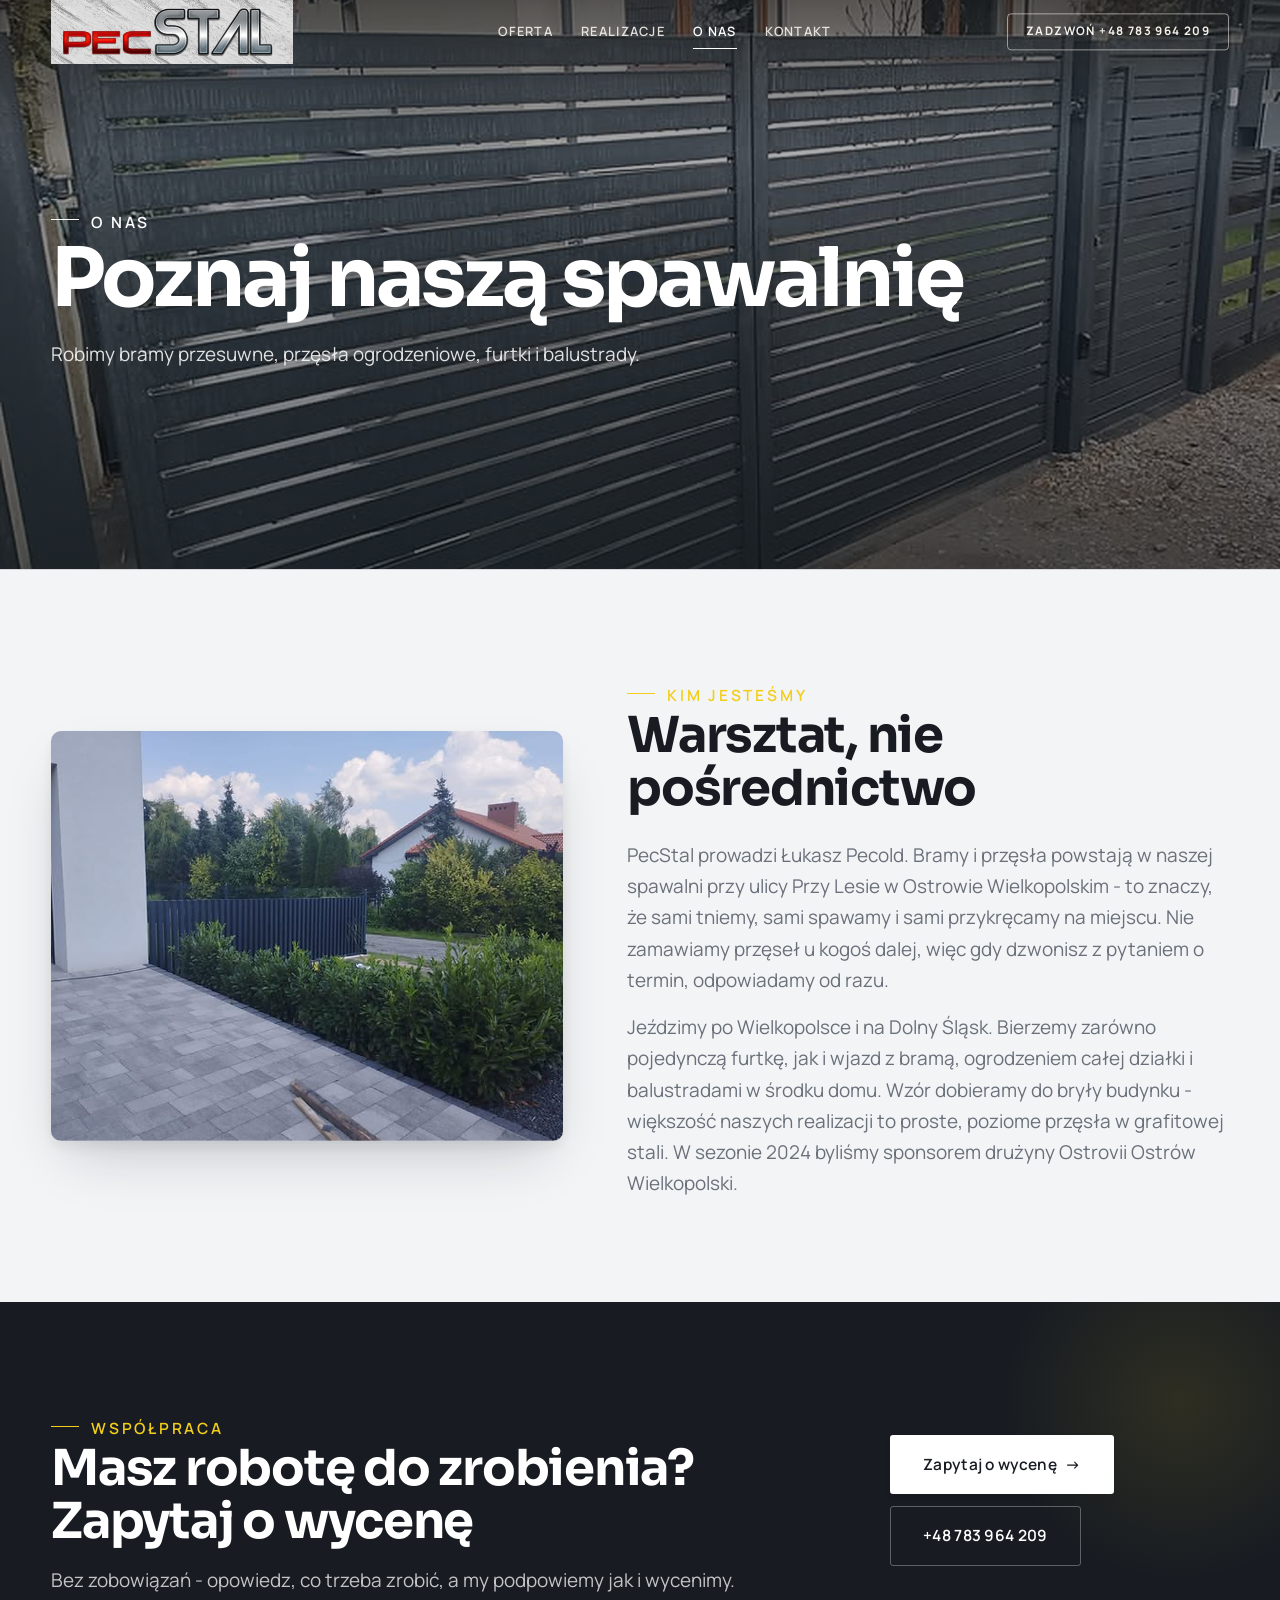
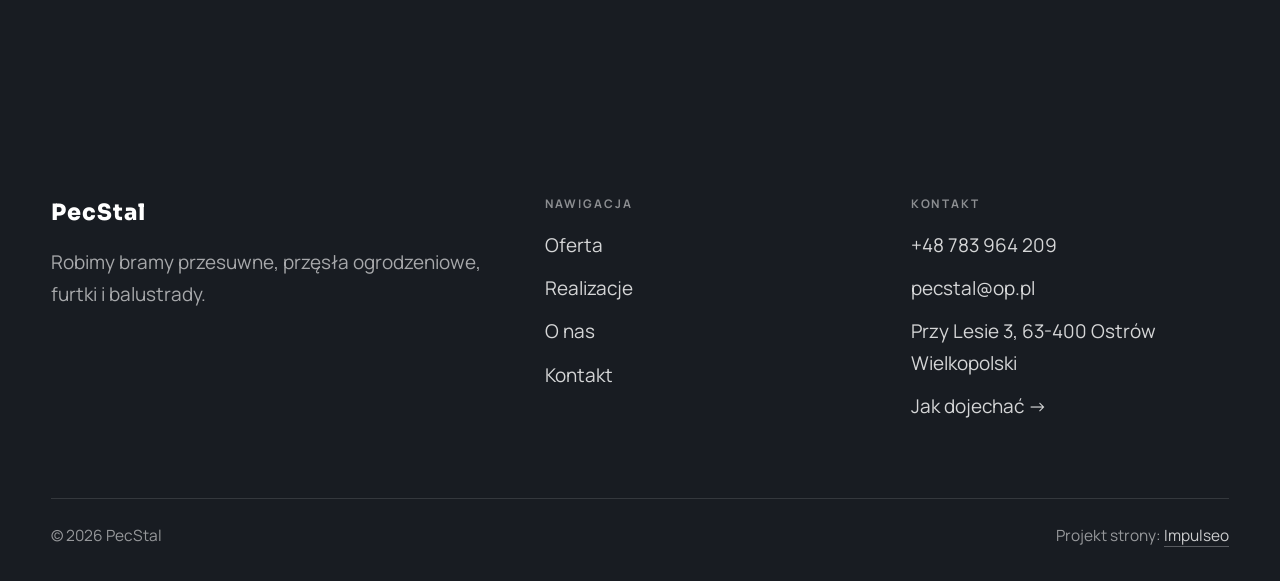
<file: o-nas.html>
<!DOCTYPE html>
<html lang="pl">
<head>
<meta name="robots" content="noindex, nofollow">
<meta charset="UTF-8">
<meta name="viewport" content="width=device-width, initial-scale=1.0">
<title>O nas - PecStal</title>
<meta name="description" content="PecStal Ostrów Wielkopolski - producent bram, ogrodzeń i balustrad. Przęsła poziome i pionowe, bramy przesuwne, furtki, balustrady wewnętrzne i schodowe. Pomiar, produkcja i montaż. Wielkopolska i Dolny Śląsk.">
<link rel="preconnect" href="https://fonts.googleapis.com">
<link rel="preconnect" href="https://fonts.gstatic.com" crossorigin>
<link href="https://fonts.googleapis.com/css2?family=Sora:wght@600;700;800&family=Manrope:wght@400;500;600&display=swap" rel="stylesheet">
<link rel="stylesheet" href="assets/styles.css">
</head>
<body>

<header class="nav">
  <div class="wrap nav-inner">
    <a class="brand brand-has-logo" href="index.html"><img class="brand-logo" src="img/logo.jpg" alt="PecStal"></a>
    <nav class="nav-links">
      <a href="oferta.html">Oferta</a>
      <a href="realizacje.html">Realizacje</a>
      <a href="o-nas.html" class="active">O nas</a>
      <a href="kontakt.html">Kontakt</a>
      <a href="tel:+48783964209" class="btn btn-accent">Zadzwoń +48 783 964 209</a>
    </nav>
    <button class="nav-toggle" aria-label="Menu"><span></span><span></span><span></span></button>
  </div>
</header>

<section class="pagehead">
  <img src="img/g13.jpg" alt="PecStal - Poznaj naszą spawalnię">
  <div class="wrap">
    <span class="eyebrow">O nas</span>
    <h1>Poznaj naszą spawalnię</h1>
    <p>Robimy bramy przesuwne, przęsła ogrodzeniowe, furtki i balustrady.</p>
  </div>
</section>
<section>
  <div class="wrap split">
    <div class="split-art reveal"><img src="img/g10.jpg" alt="PecStal" loading="lazy"></div>
    <div class="split-copy reveal">
      <span class="eyebrow">Kim jesteśmy</span>
      <h2>Warsztat, nie pośrednictwo</h2>
      <p class="muted">PecStal prowadzi Łukasz Pecold. Bramy i przęsła powstają w naszej spawalni przy ulicy Przy Lesie w Ostrowie Wielkopolskim - to znaczy, że sami tniemy, sami spawamy i sami przykręcamy na miejscu. Nie zamawiamy przęseł u kogoś dalej, więc gdy dzwonisz z pytaniem o termin, odpowiadamy od razu.</p>
      <p class="muted">Jeździmy po Wielkopolsce i na Dolny Śląsk. Bierzemy zarówno pojedynczą furtkę, jak i wjazd z bramą, ogrodzeniem całej działki i balustradami w środku domu. Wzór dobieramy do bryły budynku - większość naszych realizacji to proste, poziome przęsła w grafitowej stali. W sezonie 2024 byliśmy sponsorem drużyny Ostrovii Ostrów Wielkopolski.</p>
    </div>
  </div>
</section>


<section class="cta">
  <div class="wrap">
    <div class="reveal">
      <span class="eyebrow">Współpraca</span>
      <h2>Masz robotę do zrobienia? Zapytaj o wycenę</h2>
      <p>Bez zobowiązań - opowiedz, co trzeba zrobić, a my podpowiemy jak i wycenimy.</p>
    </div>
    <div class="cta-actions reveal">
      <a href="kontakt.html" class="btn btn-light">Zapytaj o wycenę <span class="arr">→</span></a>
      <a href="tel:+48783964209" class="btn btn-ghost" style="color:#fff;border-color:rgba(255,255,255,.3)">+48 783 964 209</a>
    </div>
  </div>
</section>

<footer>
  <div class="wrap">
    <div class="foot-grid">
      <div class="foot-brand">
        <div class="name">PecStal</div>
        <p>Robimy bramy przesuwne, przęsła ogrodzeniowe, furtki i balustrady.</p>
      </div>
      <div class="foot-col">
        <h4>Nawigacja</h4>
        <a href="oferta.html">Oferta</a>
        <a href="realizacje.html">Realizacje</a>
        <a href="o-nas.html">O nas</a>
        <a href="kontakt.html">Kontakt</a>
      </div>
      <div class="foot-col">
        <h4>Kontakt</h4>
        <a href="tel:+48783964209">+48 783 964 209</a>
        <a href="mailto:pecstal@op.pl">pecstal@op.pl</a>
        <p>Przy Lesie 3, 63-400 Ostrów Wielkopolski</p>
        <a href="https://www.google.com/maps/place/PecStal/@51.647616,17.8514579,661m/data=!4m6!3m5!1s0x471ab59427a8d6e3:0x6f8503fcd2e696dd!8m2!3d51.647616!4d17.8514579!16s%2Fg%2F11j24mhsbr" target="_blank" rel="noopener">Jak dojechać →</a>
      </div>
    </div>
    <div class="foot-bot">
      <span>© 2026 PecStal</span>
      <span>Projekt strony: <a class="foot-credit" href="https://impulseo.pl" target="_blank" rel="noopener">Impulseo</a></span>
    </div>
  </div>
</footer>
<div class="sticky-call"><a class="sc-call" href="tel:+48783964209"><svg class="ico-tel" width="16" height="16" viewBox="0 0 24 24" fill="none" aria-hidden="true"><path d="M6.6 10.8a15.5 15.5 0 0 0 6.6 6.6l2.2-2.2a1 1 0 0 1 1-.24 11.4 11.4 0 0 0 3.6.58 1 1 0 0 1 1 1V20a1 1 0 0 1-1 1A17 17 0 0 1 3 4a1 1 0 0 1 1-1h3.5a1 1 0 0 1 1 1c0 1.25.2 2.46.58 3.6a1 1 0 0 1-.25 1l-2.23 2.2Z" fill="currentColor"/></svg> Zadzwoń</a><a class="sc-quote" href="kontakt.html">Bezpłatna wycena</a></div>

<script src="assets/main.js"></script>
</body>
</html>
</file>
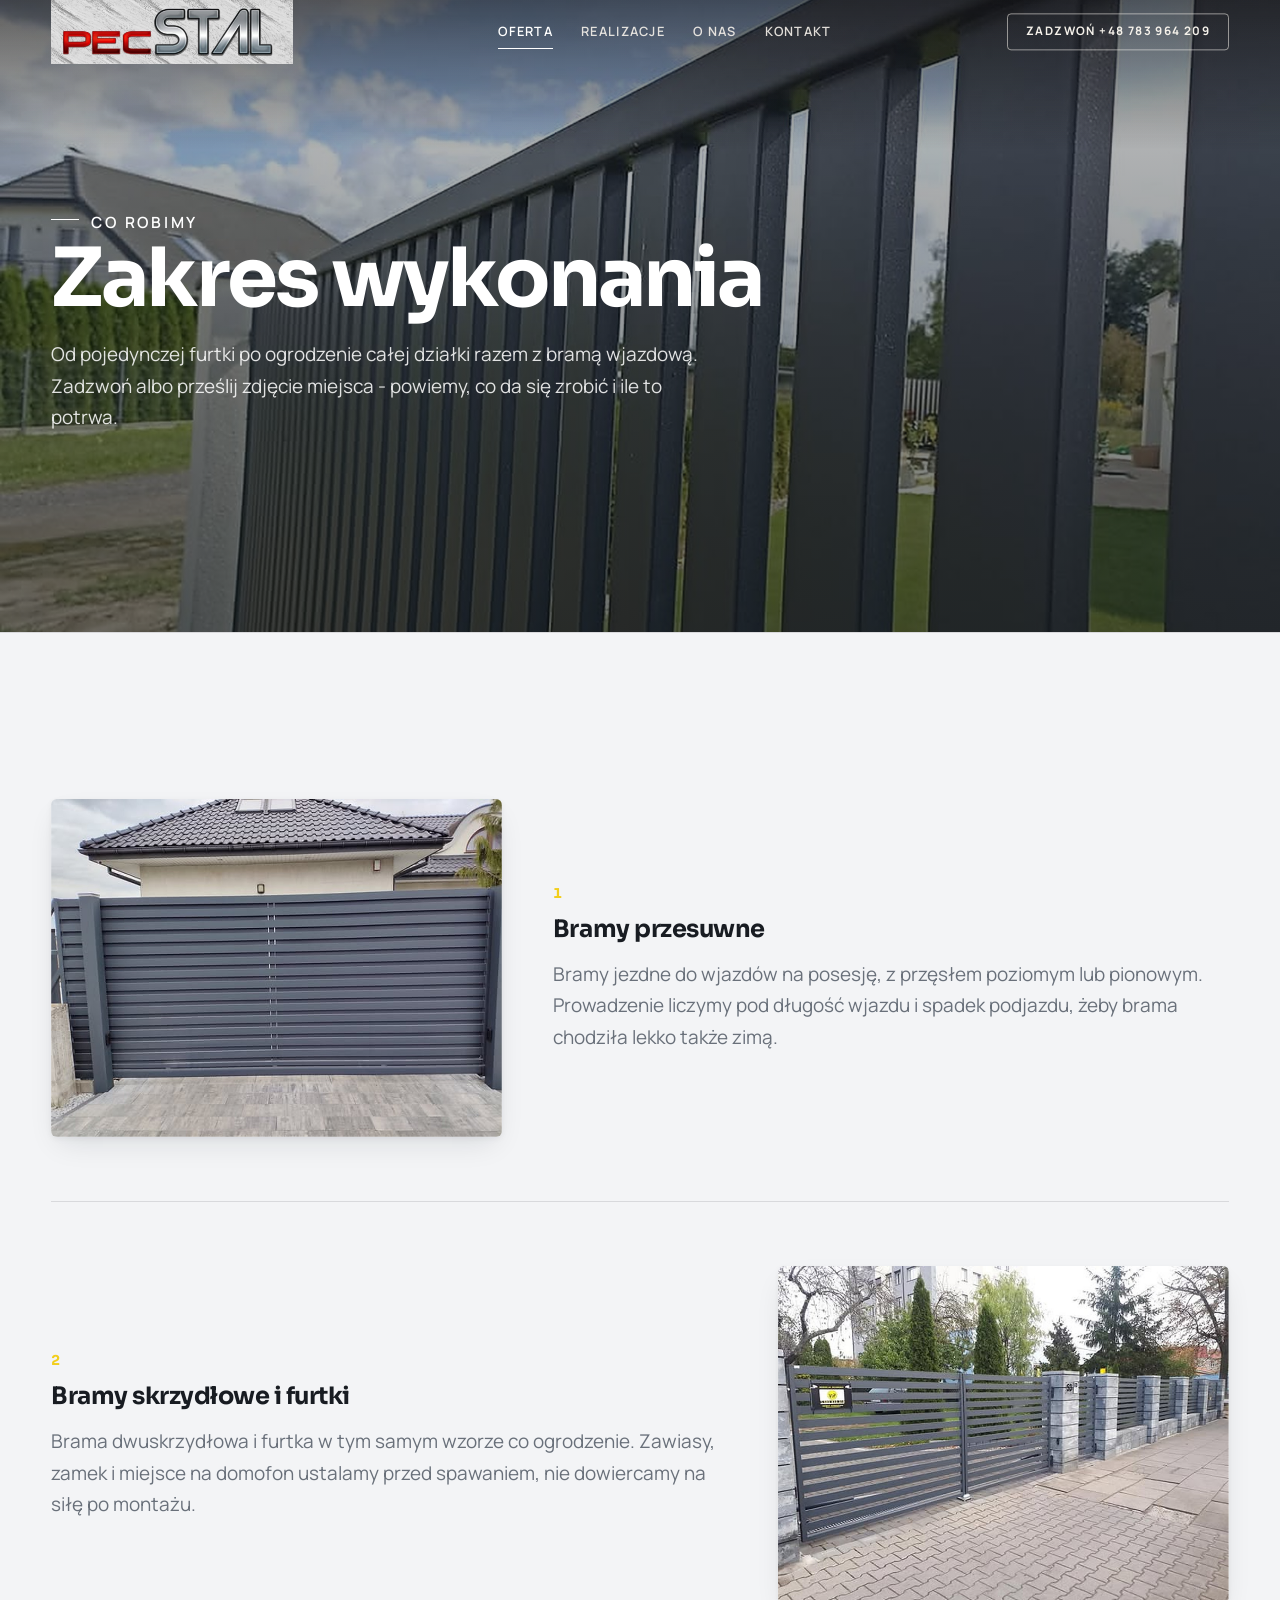
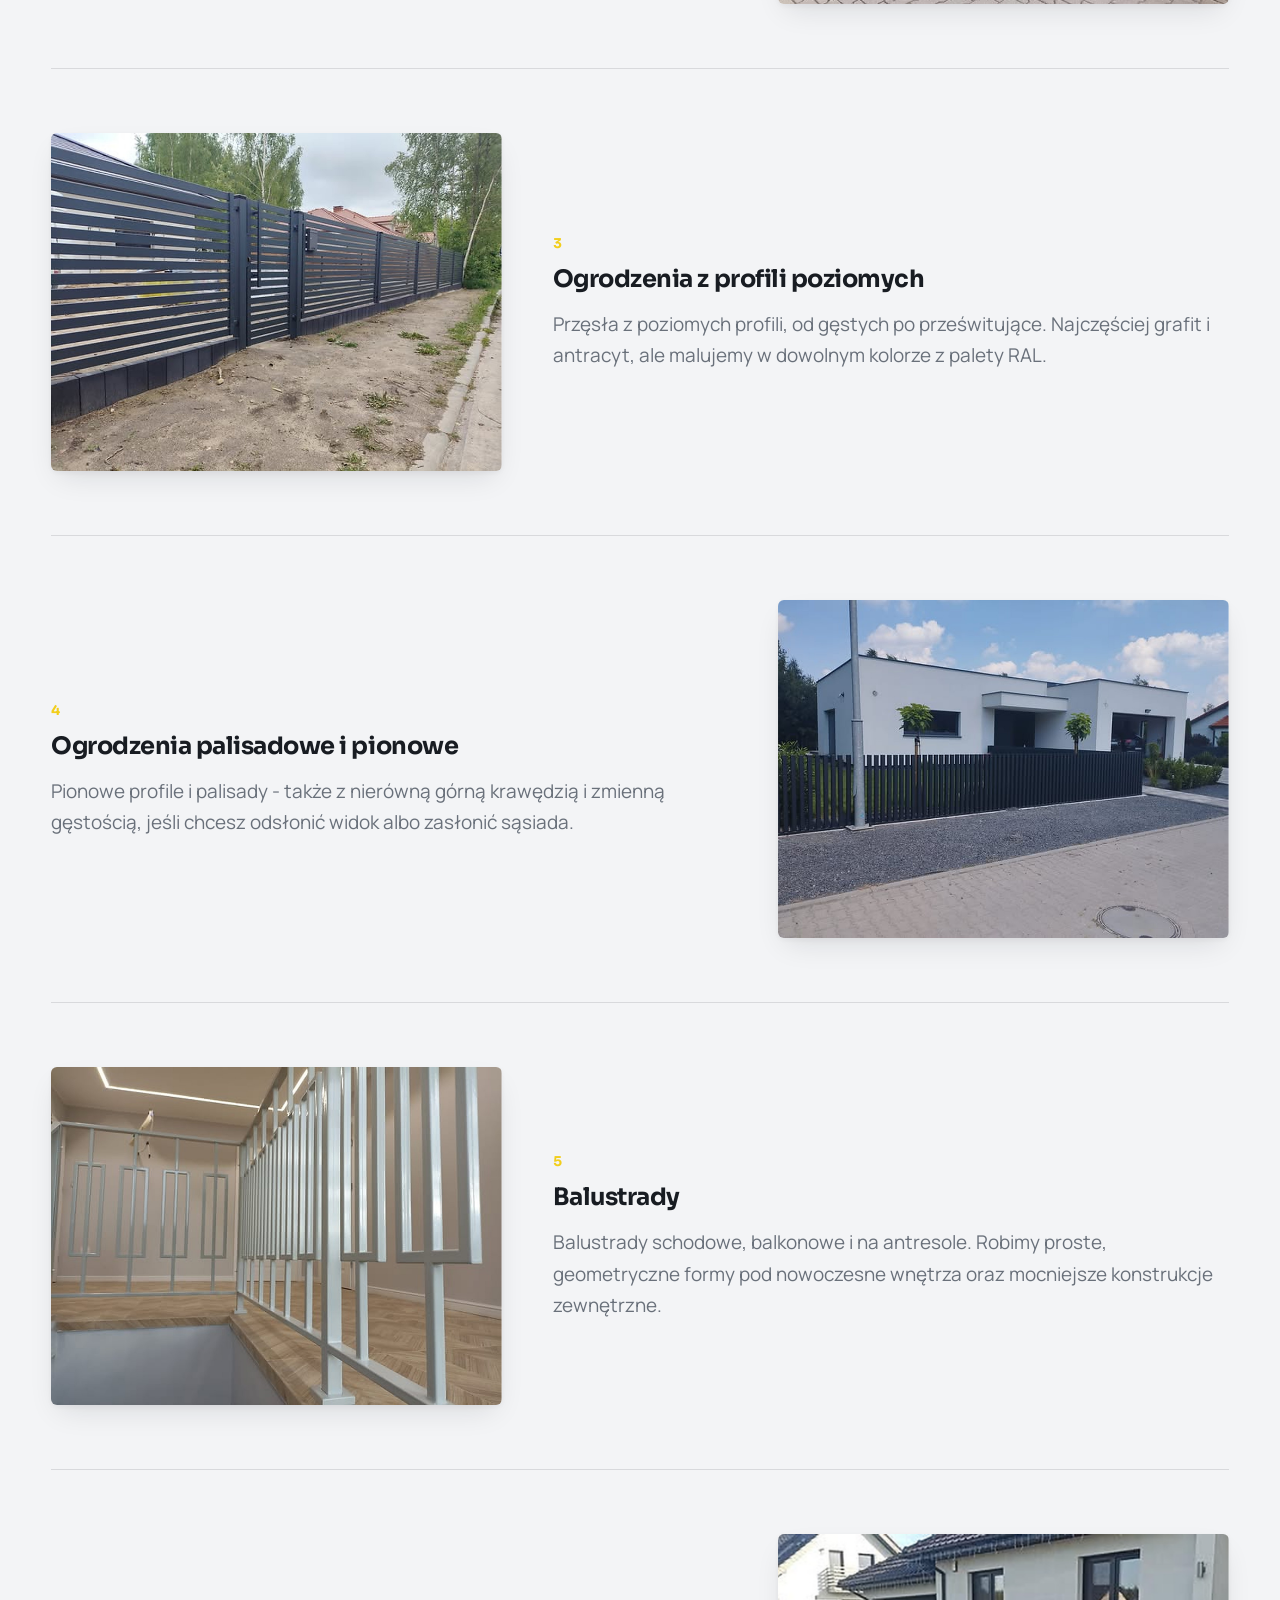
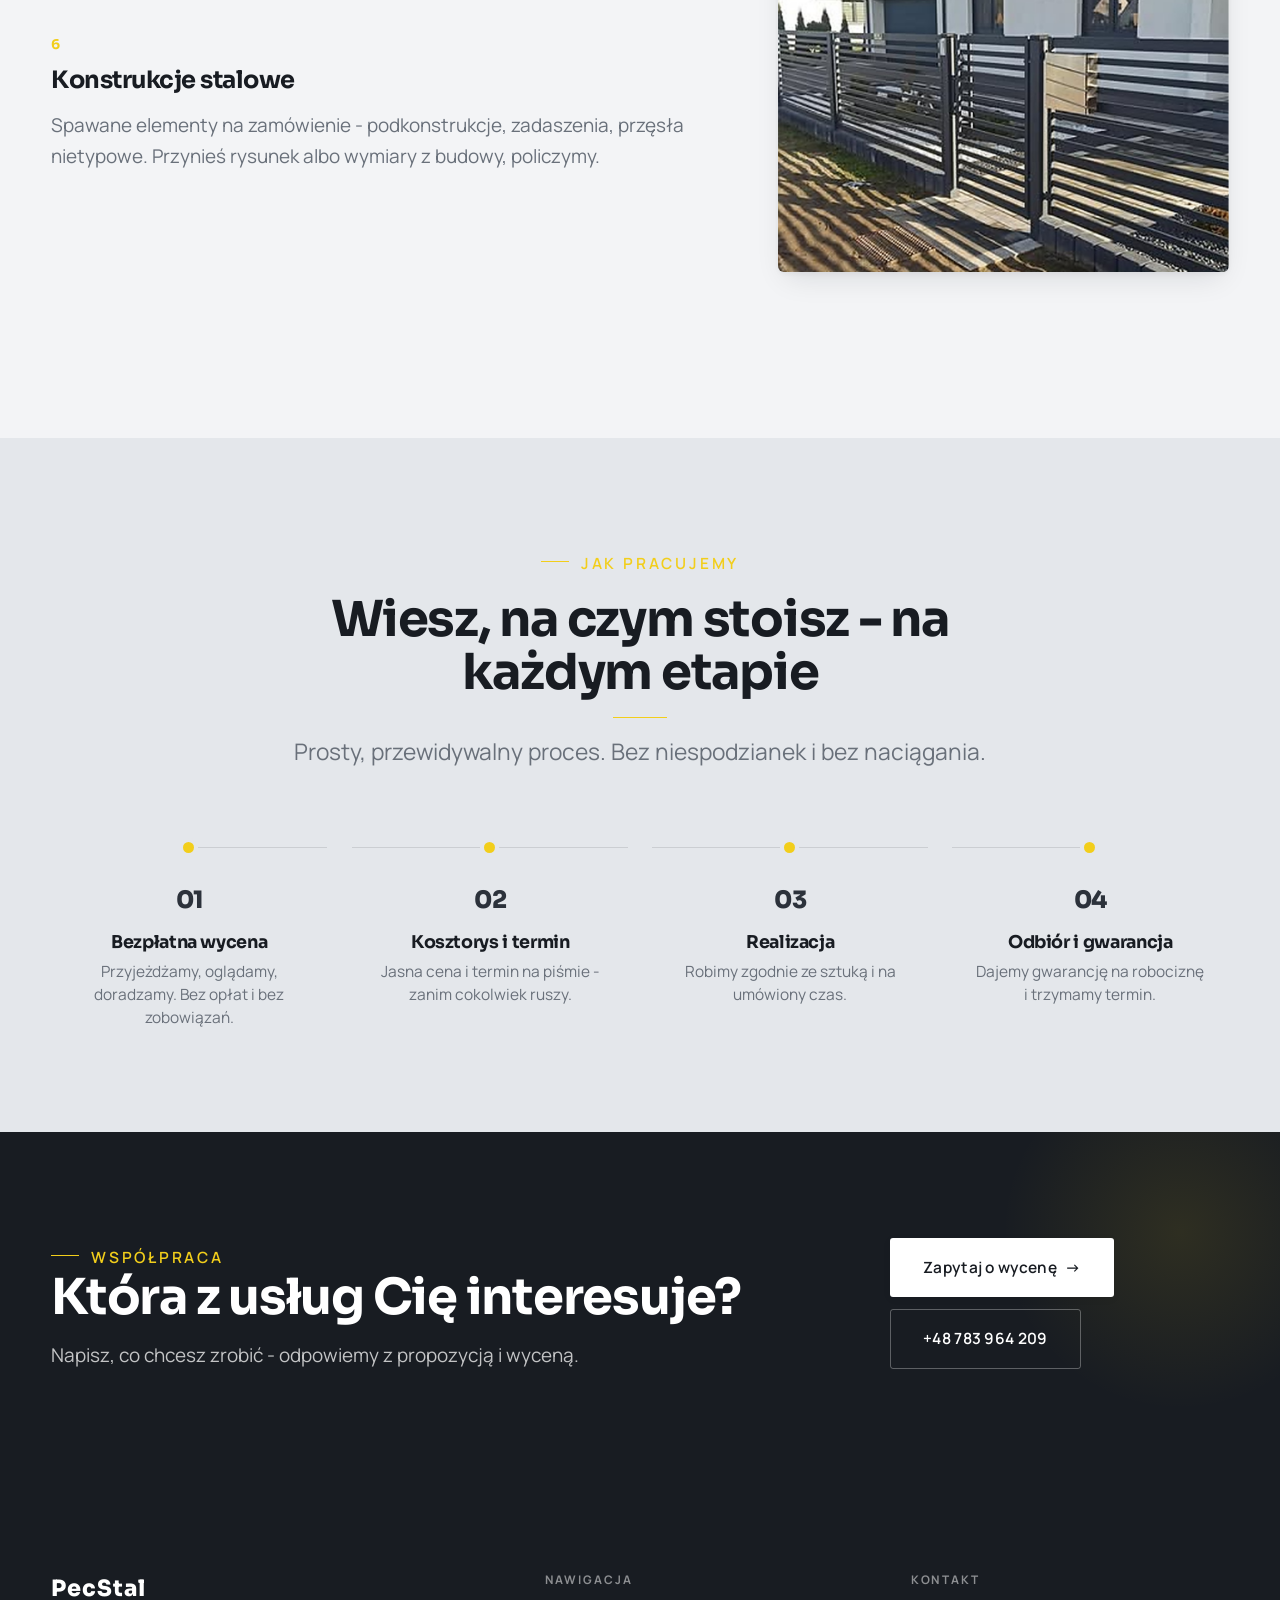
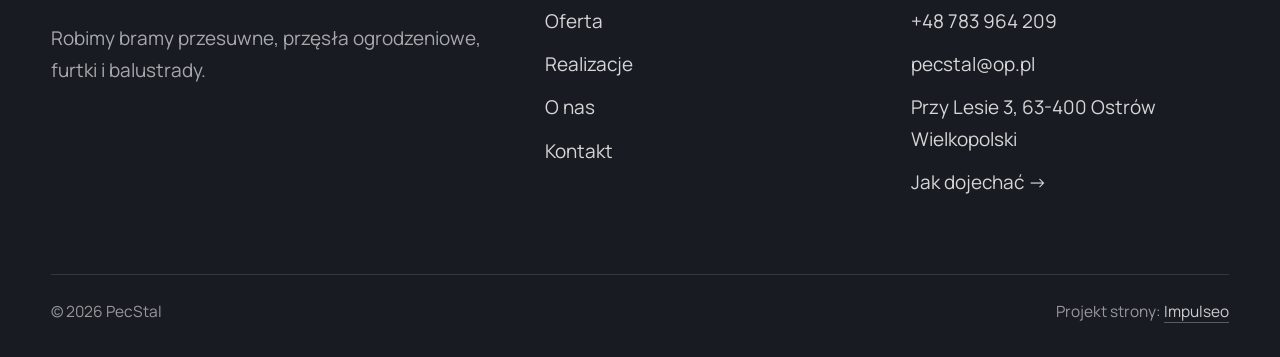
<file: oferta.html>
<!DOCTYPE html>
<html lang="pl">
<head>
<meta name="robots" content="noindex, nofollow">
<meta charset="UTF-8">
<meta name="viewport" content="width=device-width, initial-scale=1.0">
<title>Oferta - PecStal</title>
<meta name="description" content="PecStal Ostrów Wielkopolski - producent bram, ogrodzeń i balustrad. Przęsła poziome i pionowe, bramy przesuwne, furtki, balustrady wewnętrzne i schodowe. Pomiar, produkcja i montaż. Wielkopolska i Dolny Śląsk.">
<link rel="preconnect" href="https://fonts.googleapis.com">
<link rel="preconnect" href="https://fonts.gstatic.com" crossorigin>
<link href="https://fonts.googleapis.com/css2?family=Sora:wght@600;700;800&family=Manrope:wght@400;500;600&display=swap" rel="stylesheet">
<link rel="stylesheet" href="assets/styles.css">
</head>
<body>

<header class="nav">
  <div class="wrap nav-inner">
    <a class="brand brand-has-logo" href="index.html"><img class="brand-logo" src="img/logo.jpg" alt="PecStal"></a>
    <nav class="nav-links">
      <a href="oferta.html" class="active">Oferta</a>
      <a href="realizacje.html">Realizacje</a>
      <a href="o-nas.html">O nas</a>
      <a href="kontakt.html">Kontakt</a>
      <a href="tel:+48783964209" class="btn btn-accent">Zadzwoń +48 783 964 209</a>
    </nav>
    <button class="nav-toggle" aria-label="Menu"><span></span><span></span><span></span></button>
  </div>
</header>

<section class="pagehead">
  <img src="img/g9.jpg" alt="PecStal - Zakres wykonania">
  <div class="wrap">
    <span class="eyebrow">Co robimy</span>
    <h1>Zakres wykonania</h1>
    <p>Od pojedynczej furtki po ogrodzenie całej działki razem z bramą wjazdową. Zadzwoń albo prześlij zdjęcie miejsca - powiemy, co da się zrobić i ile to potrwa.</p>
  </div>
</section>
<section>
  <div class="wrap">
    <div class="svc-row reveal">
      <div class="svc-row-art"><img src="img/g2.jpg" alt="Bramy przesuwne" loading="lazy"></div>
      <div>
        <span class="num">01</span>
        <h3>Bramy przesuwne</h3>
        <p class="muted">Bramy jezdne do wjazdów na posesję, z przęsłem poziomym lub pionowym. Prowadzenie liczymy pod długość wjazdu i spadek podjazdu, żeby brama chodziła lekko także zimą.</p>
      </div>
    </div>
    <div class="svc-row rev reveal">
      <div class="svc-row-art"><img src="img/g3.jpg" alt="Bramy skrzydłowe i furtki" loading="lazy"></div>
      <div>
        <span class="num">02</span>
        <h3>Bramy skrzydłowe i furtki</h3>
        <p class="muted">Brama dwuskrzydłowa i furtka w tym samym wzorze co ogrodzenie. Zawiasy, zamek i miejsce na domofon ustalamy przed spawaniem, nie dowiercamy na siłę po montażu.</p>
      </div>
    </div>
    <div class="svc-row reveal">
      <div class="svc-row-art"><img src="img/g1.jpg" alt="Ogrodzenia z profili poziomych" loading="lazy"></div>
      <div>
        <span class="num">03</span>
        <h3>Ogrodzenia z profili poziomych</h3>
        <p class="muted">Przęsła z poziomych profili, od gęstych po prześwitujące. Najczęściej grafit i antracyt, ale malujemy w dowolnym kolorze z palety RAL.</p>
      </div>
    </div>
    <div class="svc-row rev reveal">
      <div class="svc-row-art"><img src="img/g4.jpg" alt="Ogrodzenia palisadowe i pionowe" loading="lazy"></div>
      <div>
        <span class="num">04</span>
        <h3>Ogrodzenia palisadowe i pionowe</h3>
        <p class="muted">Pionowe profile i palisady - także z nierówną górną krawędzią i zmienną gęstością, jeśli chcesz odsłonić widok albo zasłonić sąsiada.</p>
      </div>
    </div>
    <div class="svc-row reveal">
      <div class="svc-row-art"><img src="img/g7.jpg" alt="Balustrady" loading="lazy"></div>
      <div>
        <span class="num">05</span>
        <h3>Balustrady</h3>
        <p class="muted">Balustrady schodowe, balkonowe i na antresole. Robimy proste, geometryczne formy pod nowoczesne wnętrza oraz mocniejsze konstrukcje zewnętrzne.</p>
      </div>
    </div>
    <div class="svc-row rev reveal">
      <div class="svc-row-art"><img src="img/g11.jpg" alt="Konstrukcje stalowe" loading="lazy"></div>
      <div>
        <span class="num">06</span>
        <h3>Konstrukcje stalowe</h3>
        <p class="muted">Spawane elementy na zamówienie - podkonstrukcje, zadaszenia, przęsła nietypowe. Przynieś rysunek albo wymiary z budowy, policzymy.</p>
      </div>
    </div>
  </div>
</section>
<section class="proces">
  <div class="wrap">
    <div class="head center reveal">
      <span class="eyebrow">Jak pracujemy</span>
      <h2>Wiesz, na czym stoisz - na każdym etapie</h2>
      <p>Prosty, przewidywalny proces. Bez niespodzianek i bez naciągania.</p>
    </div>
    <ol class="proces-line">
      <li class="reveal"><span class="pno">01</span><h3>Bezpłatna wycena</h3><p>Przyjeżdżamy, oglądamy, doradzamy. Bez opłat i bez zobowiązań.</p></li>
      <li class="reveal"><span class="pno">02</span><h3>Kosztorys i termin</h3><p>Jasna cena i termin na piśmie - zanim cokolwiek ruszy.</p></li>
      <li class="reveal"><span class="pno">03</span><h3>Realizacja</h3><p>Robimy zgodnie ze sztuką i na umówiony czas.</p></li>
      <li class="reveal"><span class="pno">04</span><h3>Odbiór i gwarancja</h3><p>Dajemy gwarancję na robociznę i trzymamy termin.</p></li>
    </ol>
  </div>
</section>
<section class="cta">
  <div class="wrap">
    <div class="reveal">
      <span class="eyebrow">Współpraca</span>
      <h2>Która z usług Cię interesuje?</h2>
      <p>Napisz, co chcesz zrobić - odpowiemy z propozycją i wyceną.</p>
    </div>
    <div class="cta-actions reveal">
      <a href="kontakt.html" class="btn btn-light">Zapytaj o wycenę <span class="arr">→</span></a>
      <a href="tel:+48783964209" class="btn btn-ghost" style="color:#fff;border-color:rgba(255,255,255,.3)">+48 783 964 209</a>
    </div>
  </div>
</section>

<footer>
  <div class="wrap">
    <div class="foot-grid">
      <div class="foot-brand">
        <div class="name">PecStal</div>
        <p>Robimy bramy przesuwne, przęsła ogrodzeniowe, furtki i balustrady.</p>
      </div>
      <div class="foot-col">
        <h4>Nawigacja</h4>
        <a href="oferta.html">Oferta</a>
        <a href="realizacje.html">Realizacje</a>
        <a href="o-nas.html">O nas</a>
        <a href="kontakt.html">Kontakt</a>
      </div>
      <div class="foot-col">
        <h4>Kontakt</h4>
        <a href="tel:+48783964209">+48 783 964 209</a>
        <a href="mailto:pecstal@op.pl">pecstal@op.pl</a>
        <p>Przy Lesie 3, 63-400 Ostrów Wielkopolski</p>
        <a href="https://www.google.com/maps/place/PecStal/@51.647616,17.8514579,661m/data=!4m6!3m5!1s0x471ab59427a8d6e3:0x6f8503fcd2e696dd!8m2!3d51.647616!4d17.8514579!16s%2Fg%2F11j24mhsbr" target="_blank" rel="noopener">Jak dojechać →</a>
      </div>
    </div>
    <div class="foot-bot">
      <span>© 2026 PecStal</span>
      <span>Projekt strony: <a class="foot-credit" href="https://impulseo.pl" target="_blank" rel="noopener">Impulseo</a></span>
    </div>
  </div>
</footer>
<div class="sticky-call"><a class="sc-call" href="tel:+48783964209"><svg class="ico-tel" width="16" height="16" viewBox="0 0 24 24" fill="none" aria-hidden="true"><path d="M6.6 10.8a15.5 15.5 0 0 0 6.6 6.6l2.2-2.2a1 1 0 0 1 1-.24 11.4 11.4 0 0 0 3.6.58 1 1 0 0 1 1 1V20a1 1 0 0 1-1 1A17 17 0 0 1 3 4a1 1 0 0 1 1-1h3.5a1 1 0 0 1 1 1c0 1.25.2 2.46.58 3.6a1 1 0 0 1-.25 1l-2.23 2.2Z" fill="currentColor"/></svg> Zadzwoń</a><a class="sc-quote" href="kontakt.html">Bezpłatna wycena</a></div>

<script src="assets/main.js"></script>
</body>
</html>
</file>
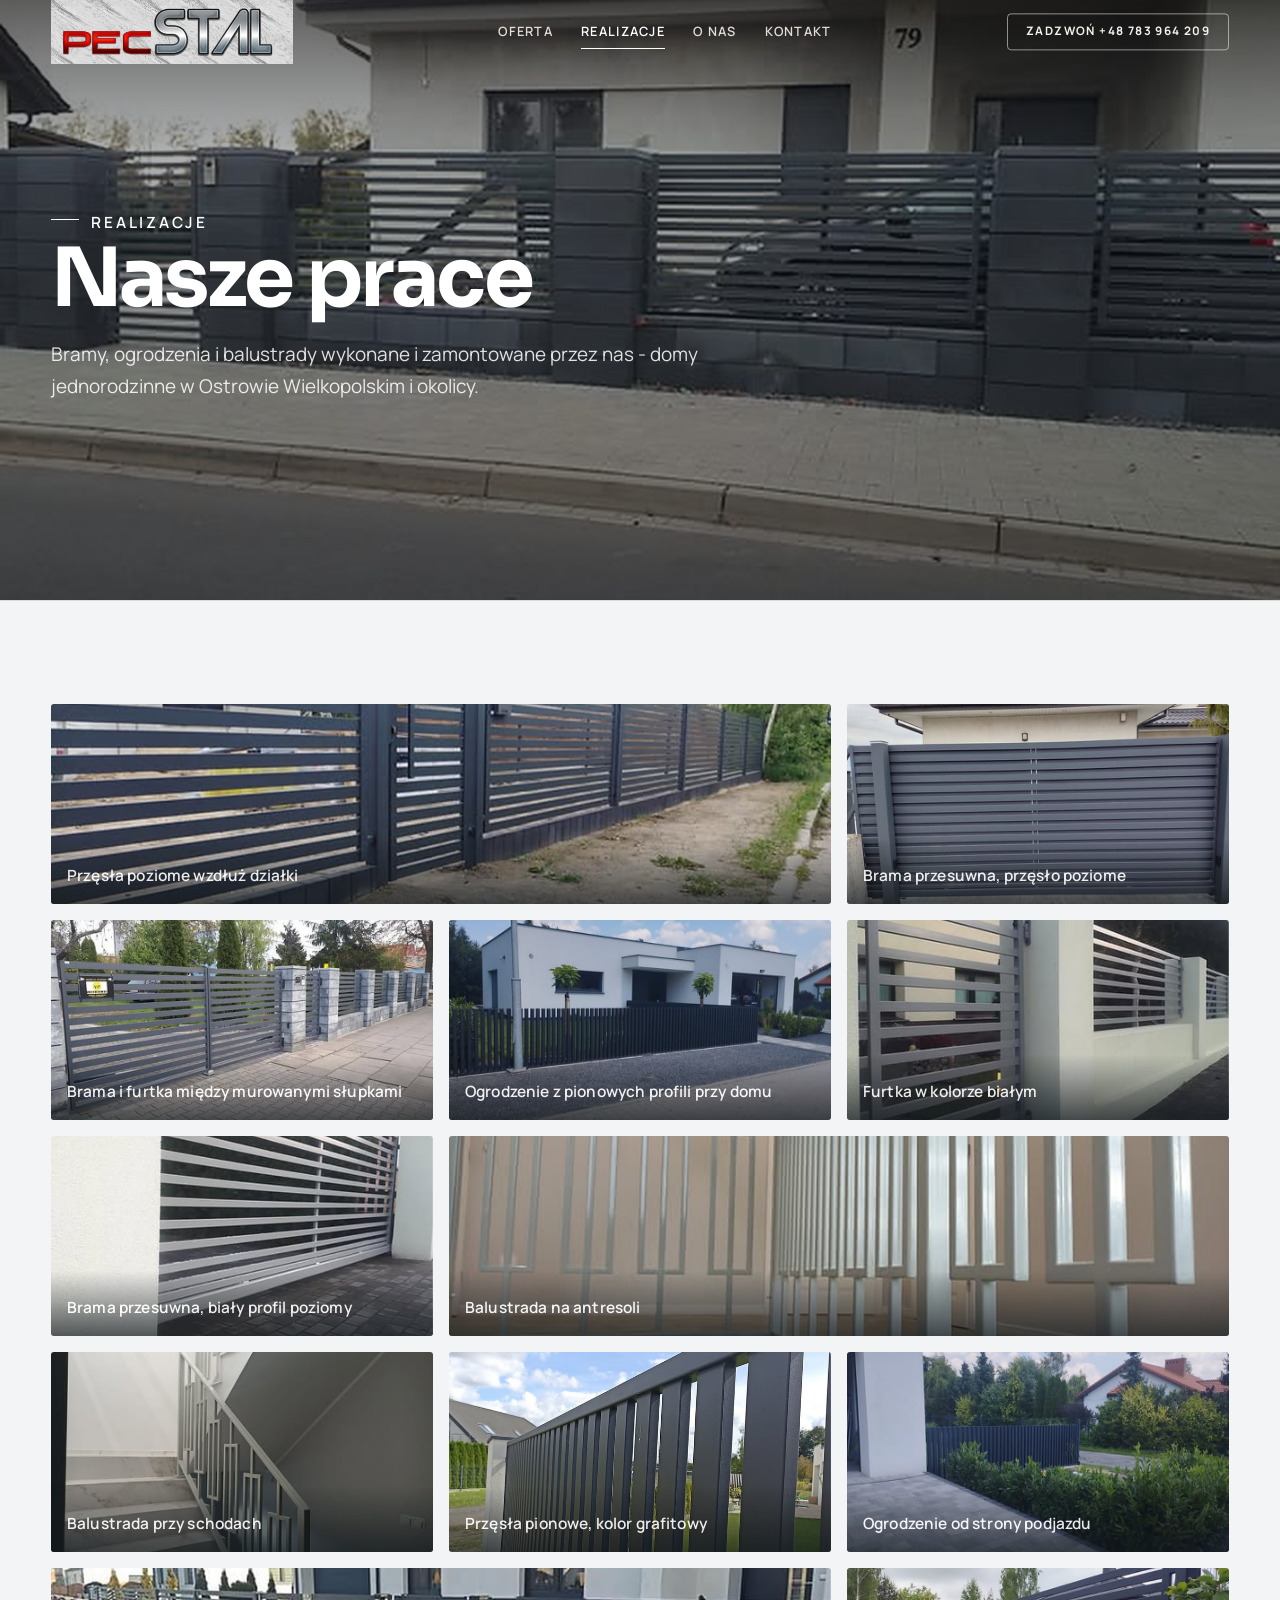
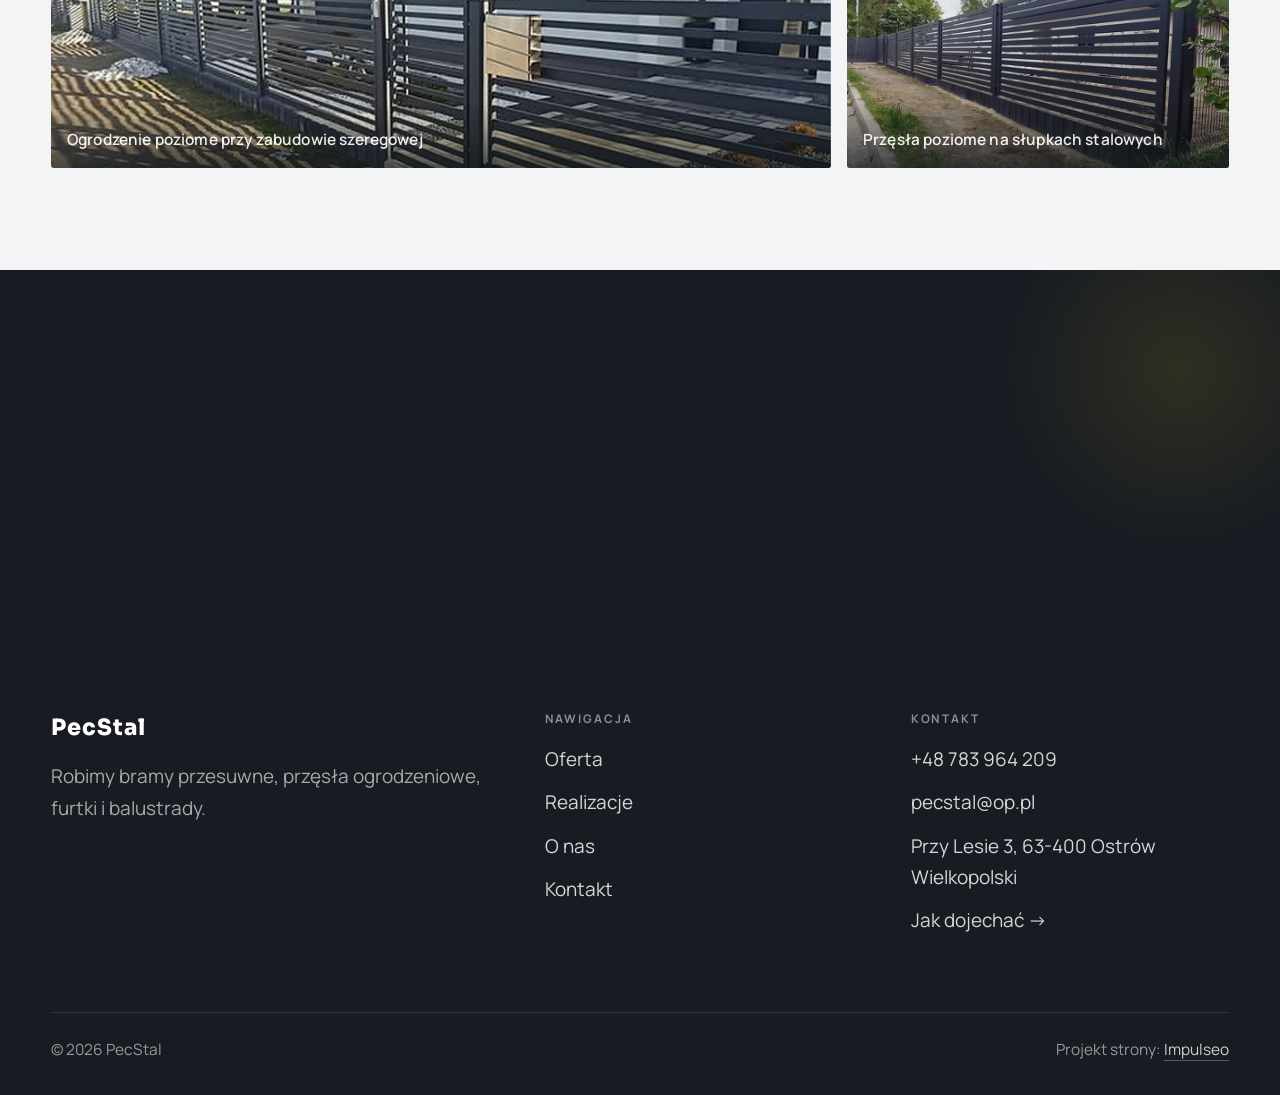
<file: realizacje.html>
<!DOCTYPE html>
<html lang="pl">
<head>
<meta name="robots" content="noindex, nofollow">
<meta charset="UTF-8">
<meta name="viewport" content="width=device-width, initial-scale=1.0">
<title>Realizacje - PecStal</title>
<meta name="description" content="Realizacje PecStal: Przęsła poziome wzdłuż działki, Brama przesuwna, przęsło poziome, Brama i furtka między murowanymi słupkami, Ogrodzenie z pionowych profili przy domu, Furtka w kolorze białym">
<link rel="preconnect" href="https://fonts.googleapis.com">
<link rel="preconnect" href="https://fonts.gstatic.com" crossorigin>
<link href="https://fonts.googleapis.com/css2?family=Sora:wght@600;700;800&family=Manrope:wght@400;500;600&display=swap" rel="stylesheet">
<link rel="stylesheet" href="assets/styles.css">
</head>
<body>

<header class="nav">
  <div class="wrap nav-inner">
    <a class="brand brand-has-logo" href="index.html"><img class="brand-logo" src="img/logo.jpg" alt="PecStal"></a>
    <nav class="nav-links">
      <a href="oferta.html">Oferta</a>
      <a href="realizacje.html" class="active">Realizacje</a>
      <a href="o-nas.html">O nas</a>
      <a href="kontakt.html">Kontakt</a>
      <a href="tel:+48783964209" class="btn btn-accent">Zadzwoń +48 783 964 209</a>
    </nav>
    <button class="nav-toggle" aria-label="Menu"><span></span><span></span><span></span></button>
  </div>
</header>

<section class="pagehead">
  <img src="img/g15.jpg" alt="PecStal - Nasze prace">
  <div class="wrap">
    <span class="eyebrow">Realizacje</span>
    <h1>Nasze prace</h1>
    <p>Bramy, ogrodzenia i balustrady wykonane i zamontowane przez nas - domy jednorodzinne w Ostrowie Wielkopolskim i okolicy.</p>
  </div>
</section>
<section>
  <div class="wrap">
    <div class="gallery">
      <div class="tile t-two3 reveal"><img src="img/g1.jpg" alt="Przęsła poziome wzdłuż działki" loading="lazy"><div class="cap">Przęsła poziome wzdłuż działki</div></div>
      <div class="tile t-third reveal"><img src="img/g2.jpg" alt="Brama przesuwna, przęsło poziome" loading="lazy"><div class="cap">Brama przesuwna, przęsło poziome</div></div>
      <div class="tile t-third reveal"><img src="img/g3.jpg" alt="Brama i furtka między murowanymi słupkami" loading="lazy"><div class="cap">Brama i furtka między murowanymi słupkami</div></div>
      <div class="tile t-third reveal"><img src="img/g4.jpg" alt="Ogrodzenie z pionowych profili przy domu" loading="lazy"><div class="cap">Ogrodzenie z pionowych profili przy domu</div></div>
      <div class="tile t-third reveal"><img src="img/g5.jpg" alt="Furtka w kolorze białym" loading="lazy"><div class="cap">Furtka w kolorze białym</div></div>
      <div class="tile t-third reveal"><img src="img/g6.jpg" alt="Brama przesuwna, biały profil poziomy" loading="lazy"><div class="cap">Brama przesuwna, biały profil poziomy</div></div>
      <div class="tile t-two3 reveal"><img src="img/g7.jpg" alt="Balustrada na antresoli" loading="lazy"><div class="cap">Balustrada na antresoli</div></div>
      <div class="tile t-third reveal"><img src="img/g8.jpg" alt="Balustrada przy schodach" loading="lazy"><div class="cap">Balustrada przy schodach</div></div>
      <div class="tile t-third reveal"><img src="img/g9.jpg" alt="Przęsła pionowe, kolor grafitowy" loading="lazy"><div class="cap">Przęsła pionowe, kolor grafitowy</div></div>
      <div class="tile t-third reveal"><img src="img/g10.jpg" alt="Ogrodzenie od strony podjazdu" loading="lazy"><div class="cap">Ogrodzenie od strony podjazdu</div></div>
      <div class="tile t-two3 reveal"><img src="img/g11.jpg" alt="Ogrodzenie poziome przy zabudowie szeregowej" loading="lazy"><div class="cap">Ogrodzenie poziome przy zabudowie szeregowej</div></div>
      <div class="tile t-third reveal"><img src="img/g12.jpg" alt="Przęsła poziome na słupkach stalowych" loading="lazy"><div class="cap">Przęsła poziome na słupkach stalowych</div></div>
    </div>
  </div>
</section>
<section class="cta">
  <div class="wrap">
    <div class="reveal">
      <span class="eyebrow">Współpraca</span>
      <h2>Spodobały Ci się nasze prace?</h2>
      <p>Opowiedz, co trzeba zrobić - przygotujemy wycenę dopasowaną do potrzeb.</p>
    </div>
    <div class="cta-actions reveal">
      <a href="kontakt.html" class="btn btn-light">Zapytaj o wycenę <span class="arr">→</span></a>
      <a href="tel:+48783964209" class="btn btn-ghost" style="color:#fff;border-color:rgba(255,255,255,.3)">+48 783 964 209</a>
    </div>
  </div>
</section>

<footer>
  <div class="wrap">
    <div class="foot-grid">
      <div class="foot-brand">
        <div class="name">PecStal</div>
        <p>Robimy bramy przesuwne, przęsła ogrodzeniowe, furtki i balustrady.</p>
      </div>
      <div class="foot-col">
        <h4>Nawigacja</h4>
        <a href="oferta.html">Oferta</a>
        <a href="realizacje.html">Realizacje</a>
        <a href="o-nas.html">O nas</a>
        <a href="kontakt.html">Kontakt</a>
      </div>
      <div class="foot-col">
        <h4>Kontakt</h4>
        <a href="tel:+48783964209">+48 783 964 209</a>
        <a href="mailto:pecstal@op.pl">pecstal@op.pl</a>
        <p>Przy Lesie 3, 63-400 Ostrów Wielkopolski</p>
        <a href="https://www.google.com/maps/place/PecStal/@51.647616,17.8514579,661m/data=!4m6!3m5!1s0x471ab59427a8d6e3:0x6f8503fcd2e696dd!8m2!3d51.647616!4d17.8514579!16s%2Fg%2F11j24mhsbr" target="_blank" rel="noopener">Jak dojechać →</a>
      </div>
    </div>
    <div class="foot-bot">
      <span>© 2026 PecStal</span>
      <span>Projekt strony: <a class="foot-credit" href="https://impulseo.pl" target="_blank" rel="noopener">Impulseo</a></span>
    </div>
  </div>
</footer>
<div class="sticky-call"><a class="sc-call" href="tel:+48783964209"><svg class="ico-tel" width="16" height="16" viewBox="0 0 24 24" fill="none" aria-hidden="true"><path d="M6.6 10.8a15.5 15.5 0 0 0 6.6 6.6l2.2-2.2a1 1 0 0 1 1-.24 11.4 11.4 0 0 0 3.6.58 1 1 0 0 1 1 1V20a1 1 0 0 1-1 1A17 17 0 0 1 3 4a1 1 0 0 1 1-1h3.5a1 1 0 0 1 1 1c0 1.25.2 2.46.58 3.6a1 1 0 0 1-.25 1l-2.23 2.2Z" fill="currentColor"/></svg> Zadzwoń</a><a class="sc-quote" href="kontakt.html">Bezpłatna wycena</a></div>

<script src="assets/main.js"></script>
</body>
</html>
</file>
<file: assets/styles.css>
/* ============================================================
   STOLBASZ — premium, architektoniczny B2B fit-out
   Jasna paleta, zero brązu. System wg premium-web-craft.
   Projekt strony: Impulseo (impulseo.pl)
   ============================================================ */

:root{
  /* PALETA — jasna, architektoniczna, chłodna */
  --paper:#F3F4F6;          /* główne tło */
  --paper-2:#E4E7EB;        /* sekcje alternatywne (chłodny jasny szary) */
  --paper-3:#E4E7EB;        /* delikatne wypełnienia */
  --ink:#181C22;            /* tekst główny — chłodny grafit */
  --ink-soft:#2C323B;       /* nagłówki drugorzędne */
  --muted:#69707A;          /* tekst poboczny */
  --line:rgba(24,28,34,.12);/* hairline */
  --accent:#F2CE1B;         /* stonowany petrol-slate — jedyny akcent */
  --accent-d:#C9A400;
  --accent-soft:rgba(242,206,27,.10);
  --dark:#181C22;           /* sekcje ciemne (stopka/CTA) */

  /* ODSTĘPY — skala 4/8 */
  --space-1:4px; --space-2:8px; --space-3:12px; --space-4:16px; --space-5:24px;
  --space-6:32px; --space-7:48px; --space-8:64px; --space-9:96px; --space-10:128px;

  /* TYPOGRAFIA — fluid clamp() (skala podbita 16.07.2026: większe, czytelniejsze litery — uwaga Adama) */
  --text-sm:clamp(.9rem,.87rem + .12vw,1rem);
  --text-base:clamp(1.08rem,1.04rem + .18vw,1.2rem);
  --text-lg:clamp(1.24rem,1.15rem + .34vw,1.44rem);
  --text-h3:clamp(1.34rem,1.22rem + .55vw,1.66rem);
  --text-h2:clamp(2.1rem,1.66rem + 2.1vw,3.1rem);
  --text-h1:clamp(2.9rem,2.1rem + 4vw,5.1rem);

  /* PROMIENIE — architektoniczne, raczej ostre */
  --r-sm:3px; --r-md:6px; --r-lg:10px;

  /* RUCH */
  --ease:cubic-bezier(.25,.46,.45,.94); --dur:.24s;

  /* CIENIE — miękkie, warstwowe */
  --sh-sm:0 1px 2px rgba(16,24,32,.04), 0 2px 8px rgba(16,24,32,.05);
  --sh-md:0 2px 6px rgba(16,24,32,.05), 0 12px 28px -8px rgba(16,24,32,.12);
  --sh-lg:0 6px 14px rgba(16,24,32,.07), 0 26px 56px -18px rgba(16,24,32,.22);

  --hairline:1px solid var(--line);

  --font-display:'Sora','Manrope',sans-serif;
  --font-body:'Manrope',sans-serif;
}

*{box-sizing:border-box;margin:0;padding:0}
html{scroll-behavior:smooth}
body{
  font-family:var(--font-body);
  font-size:var(--text-base);
  line-height:1.65;
  color:var(--ink);
  background:var(--paper);
  -webkit-font-smoothing:antialiased;
  text-rendering:optimizeLegibility;
}
img{max-width:100%;display:block}
a{color:inherit;text-decoration:none}

.wrap{width:min(92%,1180px);margin-inline:auto}
section{padding-block:clamp(52px,6.5vw,96px)}

h1,h2,h3{font-family:var(--font-display);font-weight:700;line-height:1.08;letter-spacing:-.02em;color:var(--ink)}
h1{font-size:var(--text-h1);letter-spacing:-.035em}
h2{font-size:var(--text-h2);letter-spacing:-.025em}
h3{font-size:var(--text-h3)}
p{max-width:65ch}

.eyebrow{
  font-family:var(--font-body);
  font-size:var(--text-sm);
  font-weight:600;
  letter-spacing:.18em;
  text-transform:uppercase;
  color:var(--accent);
  display:inline-flex;align-items:center;gap:var(--space-3);
}
/* flex:none + margin-top = kreska trzyma się PIERWSZEJ linii. Wcześniej align-items:center
   centrowało ją względem całego bloku i przy zawinięciu (długi kicker typu
   „…WNĘTRZ · LESZNO · OD 2019") druga linia lądowała z brzydkim wcięciem. */
.eyebrow{align-items:flex-start}
.eyebrow>*,.eyebrow{text-wrap:balance}   /* dlugi kicker lamal sie na sierote typu samo „2019" w drugiej linii */
.eyebrow::before{content:"";width:28px;height:1px;background:var(--accent);display:inline-block;flex:none;margin-top:.62em}

.muted{color:var(--muted)}
.lead{font-size:var(--text-lg);line-height:1.55;color:var(--ink-soft);max-width:50ch}

/* ---------- BUTTONS ---------- */
.btn{
  display:inline-flex;align-items:center;gap:var(--space-2);
  font-weight:600;font-size:var(--text-sm);letter-spacing:.02em;
  padding:var(--space-4) var(--space-6);
  border-radius:var(--r-sm);
  transition:transform var(--dur) var(--ease),box-shadow var(--dur) var(--ease),background var(--dur) var(--ease);
  cursor:pointer;border:1px solid transparent;
}
.btn-accent{background:var(--accent);color:#fff;box-shadow:var(--sh-sm)}
.btn-accent:hover{background:var(--accent-d);transform:translateY(-2px);box-shadow:var(--sh-md)}
.btn-accent:active{transform:translateY(0);box-shadow:var(--sh-sm)}
.btn-ghost{background:transparent;color:var(--ink);border-color:var(--line)}
.btn-ghost:hover{border-color:var(--accent);color:var(--accent);transform:translateY(-2px)}
.btn-light{background:#fff;color:var(--ink);box-shadow:var(--sh-sm)}
.btn-light:hover{transform:translateY(-2px);box-shadow:var(--sh-md)}
.btn .arr{transition:transform var(--dur) var(--ease)}
.btn:hover .arr{transform:translateX(4px)}

/* ---------- NAV ---------- */
.nav{
  position:sticky;top:0;z-index:50;
  background:color-mix(in srgb,var(--paper) 88%,transparent);
  backdrop-filter:saturate(140%) blur(10px);
  border-bottom:var(--hairline);
}
.nav-inner{display:flex;align-items:center;justify-content:space-between;height:72px}
.brand{display:flex;flex-direction:column;line-height:1}
.brand .name{font-family:var(--font-display);font-weight:800;font-size:1.35rem;letter-spacing:.04em}
.brand .sub{font-size:.62rem;letter-spacing:.34em;text-transform:uppercase;color:var(--muted);margin-top:5px}
.nav-links{display:flex;align-items:center;gap:var(--space-6)}
.nav-links a{font-size:var(--text-sm);font-weight:500;color:var(--ink-soft);position:relative;padding-block:4px;transition:color var(--dur) var(--ease)}
.nav-links a::after{content:"";position:absolute;left:0;bottom:0;width:0;height:1.5px;background:var(--accent);transition:width var(--dur) var(--ease)}
.nav-links a:hover,.nav-links a.active{color:var(--ink)}
.nav-links a:hover::after,.nav-links a.active::after{width:100%}
.nav-links .btn{padding:var(--space-2) var(--space-5)}
/* przyciski w nav: właściwy kolor (przebij .nav-links a) + bez podkreślenia */
.nav-links a.btn-accent{color:#fff}
.nav-links a.btn-ghost,.nav-links a.btn-light{color:var(--ink)}
.nav-links a.btn::after{display:none}
.nav-toggle{display:none;background:none;border:none;cursor:pointer;flex-direction:column;gap:5px;padding:8px}
.nav-toggle span{width:24px;height:2px;background:var(--ink);transition:var(--dur)}

/* ---------- HERO (split) ---------- */
.hero{position:relative;overflow:hidden;border-bottom:var(--hairline)}
.hero-grid{display:grid;grid-template-columns:1.05fr .95fr;gap:clamp(24px,4vw,60px);align-items:center;
  padding-block:clamp(36px,4.5vw,64px)}
.hero-copy .eyebrow{margin-bottom:var(--space-5)}
.hero-copy h1{margin-bottom:var(--space-5)}
.hero-copy .lead{margin-bottom:var(--space-7)}
.hero-actions{display:flex;flex-wrap:wrap;gap:var(--space-4)}
.hero-art{position:relative;aspect-ratio:4/3;border-radius:var(--r-lg);overflow:hidden;box-shadow:var(--sh-lg)}
.hero-art img{width:100%;height:100%;object-fit:cover}
.hero-art::after{content:"";position:absolute;inset:0;background:linear-gradient(180deg,transparent 55%,rgba(18,24,28,.28))}
.hero-badge{position:absolute;left:var(--space-5);bottom:var(--space-5);z-index:2;
  background:rgba(252,252,251,.94);backdrop-filter:blur(4px);
  border-radius:var(--r-md);padding:var(--space-4) var(--space-5);box-shadow:var(--sh-md);max-width:78%}
.hero-badge strong{display:block;font-family:var(--font-display);font-size:1rem;letter-spacing:-.01em}
.hero-badge span{font-size:var(--text-sm);color:var(--muted)}

/* ---------- HERO duży / kinowy (strona główna) ---------- */
.hero-cine{position:relative;min-height:clamp(560px,82vh,840px);min-height:clamp(560px,82svh,840px);display:flex;align-items:center;overflow:hidden;border-bottom:var(--hairline)}
.hero-cine>img{position:absolute;inset:0;width:100%;height:100%;object-fit:cover;z-index:0}
.hero-cine::after{content:"";position:absolute;inset:0;z-index:1;
  background:linear-gradient(95deg,rgba(13,18,23,.86) 0%,rgba(13,18,23,.64) 32%,rgba(13,18,23,.24) 62%,rgba(13,18,23,.04) 100%)}
.hero-cine .wrap{position:relative;z-index:2;padding-block:var(--space-8)}
.hero-cine .hero-copy{max-width:660px}
.hero-cine .eyebrow{color:#fff;margin-bottom:var(--space-5)}
.hero-cine .eyebrow::before{background:#fff}
.hero-cine h1{color:#fff;margin-bottom:var(--space-5);font-size:clamp(2.9rem,2rem + 4.4vw,5.2rem);text-wrap:balance}
.hero-cine .lead{color:rgba(255,255,255,.92);max-width:48ch;margin-bottom:var(--space-7)}
.hero-cine .hero-actions{display:flex;flex-wrap:wrap;gap:var(--space-4)}
/* NISKIE OKNO (laptop z dokiem i paskami przeglądarki ma ~700-780 px wysokości widoku):
   H1 do 5.2rem + długi lead nie mieściły się i przyciski wypadały POD krawędź ekranu -
   klient widział stronę bez ani jednego CTA. Skalujemy w dół, zamiast przycinać treść. */
@media(min-width:821px) and (max-height:820px){
  .hero-cine{min-height:clamp(520px,94svh,780px)}
  .hero-cine .wrap{padding-block:var(--space-6)}
  .hero-cine h1{font-size:clamp(2.2rem,1.5rem + 2.6vw,3.6rem);margin-bottom:var(--space-4)}
  .hero-cine .eyebrow{margin-bottom:var(--space-4)}
  .hero-cine .lead{margin-bottom:var(--space-5);max-width:44ch}
}
@media(max-width:680px){
  .hero-cine{min-height:clamp(520px,76vh,640px);min-height:clamp(520px,76svh,640px);align-items:flex-end}
  .hero-cine::after{background:linear-gradient(0deg,rgba(13,18,23,.9) 6%,rgba(13,18,23,.45) 55%,rgba(13,18,23,.25) 100%)}
  .hero-cine .wrap{padding-bottom:var(--space-9)}
  /* TELEFON (~90% oglądających): lead potrafił zająć 8 linii i zepchnąć CTA poza pierwszy ekran.
     Zwężamy interlinię i skalę - treści nie ucinamy, bo to ona sprzedaje. */
  .hero-cine .lead{font-size:.98rem;line-height:1.5;margin-bottom:var(--space-5)}
  .hero-cine .eyebrow{font-size:.72rem;letter-spacing:.13em;margin-bottom:var(--space-4)}
  .hero-cine .eyebrow::before{width:20px}
  .hero-cine h1{margin-bottom:var(--space-4)}
}

/* full-bleed hero variant (podstrony) */
.pagehead{position:relative;min-height:46vh;min-height:46svh;display:flex;align-items:flex-end;overflow:hidden;border-bottom:var(--hairline)}
.pagehead img{position:absolute;inset:0;width:100%;height:100%;object-fit:cover}
.pagehead::after{content:"";position:absolute;inset:0;background:linear-gradient(180deg,rgba(18,24,28,.25),rgba(18,24,28,.62))}
.pagehead .wrap{position:relative;z-index:2;padding-block:var(--space-9);color:#fff}
.pagehead h1{color:#fff;max-width:18ch}
.pagehead .eyebrow{color:#fff}
.pagehead .eyebrow::before{background:#fff}
.pagehead p{color:rgba(255,255,255,.86);margin-top:var(--space-4);max-width:54ch}

/* ---------- STRIP (pasek skrótów / liczby) ---------- */
.strip{background:var(--dark);color:#fff}
.strip .wrap{display:grid;grid-template-columns:repeat(4,1fr);gap:var(--space-6);padding-block:var(--space-8)}
.strip .item .k{font-family:var(--font-display);font-size:clamp(1.6rem,1.2rem + 1.4vw,2.4rem);font-weight:800;letter-spacing:-.02em;color:#fff}
.strip .item .v{font-size:var(--text-sm);color:rgba(255,255,255,.66);margin-top:var(--space-2);line-height:1.45}
.strip .item{border-left:2px solid var(--accent);padding-left:var(--space-5)}

/* ---------- SECTION HEAD ---------- */
.head{max-width:48rem;margin-bottom:var(--space-8)}
.head.center{margin-inline:auto;text-align:center}
.head .eyebrow{margin-bottom:var(--space-4)}
.head h2{margin-bottom:var(--space-4)}
.head p{color:var(--muted);font-size:var(--text-lg);line-height:1.55}
.head.center p{margin-inline:auto}

/* ---------- INTRO SPLIT ---------- */
.split{display:grid;grid-template-columns:.92fr 1.08fr;gap:clamp(28px,5vw,80px);align-items:center}
.split.rev{grid-template-columns:1.08fr .92fr}
.split.rev .split-art{order:-1}
.split-art{position:relative;aspect-ratio:5/4;border-radius:var(--r-lg);overflow:hidden;box-shadow:var(--sh-lg)}
.split-art img{width:100%;height:100%;object-fit:cover}
.split-copy h2{margin-bottom:var(--space-5)}
.split-copy p+p{margin-top:var(--space-4)}
.split-copy .btn{margin-top:var(--space-6)}

/* ---------- SERVICES (zakres) ---------- */
.svc-grid{display:grid;grid-template-columns:repeat(auto-fit,minmax(280px,1fr));gap:var(--space-5)}
.svc{background:#fff;border:var(--hairline);border-radius:var(--r-md);padding:var(--space-7) var(--space-6);
  transition:transform var(--dur) var(--ease),box-shadow var(--dur) var(--ease),border-color var(--dur) var(--ease);
  position:relative;overflow:hidden}
.svc::before{content:"";position:absolute;left:0;top:0;width:3px;height:0;background:var(--accent);transition:height var(--dur) var(--ease)}
.svc:hover{transform:translateY(-4px);box-shadow:var(--sh-md);border-color:transparent}
.svc:hover::before{height:100%}
.svc .ic{font-family:var(--font-display);font-size:.8rem;font-weight:700;letter-spacing:.12em;color:var(--accent);margin-bottom:var(--space-4)}
.svc h3{margin-bottom:var(--space-3);font-size:1.22rem}
.svc p{color:var(--muted);font-size:var(--text-base);line-height:1.6}

/* big detailed service rows */
.svc-row{display:grid;grid-template-columns:.8fr 1.2fr;gap:clamp(20px,4vw,60px);align-items:center;padding-block:var(--space-8)}
.svc-row+.svc-row{border-top:var(--hairline)}
.svc-row.rev{grid-template-columns:1.2fr .8fr}
/* Naprzemienny układ wierszy oferty: co drugi wiersz ma zdjęcie po PRAWEJ.
   Było `order:-1` — martwy kod, bo zdjęcie i tak jest pierwszym dzieckiem w HTML,
   więc wszystkie wiersze wyglądały identycznie (zdjęcie zawsze z lewej), a `rev`
   zmieniało tylko szerokość kolumn. Znalezione 29.07.2026 przy różnicowaniu kierunków
   animacji (pomiar pozycji: art.mid 390/502 przy row.mid 756 — zawsze lewa strona). */
.svc-row.rev .svc-row-art{order:2}
.svc-row-art{aspect-ratio:4/3;border-radius:var(--r-md);overflow:hidden;box-shadow:var(--sh-md)}
.svc-row-art img{width:100%;height:100%;object-fit:cover}
.svc-row h3{font-size:1.5rem;margin-bottom:var(--space-4)}
.svc-row .num{font-family:var(--font-display);font-size:.85rem;font-weight:700;letter-spacing:.14em;color:var(--accent);display:block;margin-bottom:var(--space-3)}
.svc-row ul{list-style:none;margin-top:var(--space-4);display:flex;flex-direction:column;gap:var(--space-2)}
.svc-row li{position:relative;padding-left:var(--space-5);color:var(--muted);font-size:var(--text-base)}
.svc-row li::before{content:"";position:absolute;left:0;top:.62em;width:8px;height:1px;background:var(--accent)}

/* ---------- GALLERY (realizacje) ---------- */
.gallery{display:grid;grid-template-columns:repeat(12,1fr);gap:var(--space-4);grid-auto-rows:200px}
/* GALERIA MASONRY — pionowe zdjęcia (portrety beauty/wellness) bez przycinania: kolumny, height auto */
.gallery-masonry{column-count:3;column-gap:var(--space-4)}
@media(max-width:900px){.gallery-masonry{column-count:2}}
@media(max-width:560px){.gallery-masonry{column-count:1}}
.gallery-masonry .m-tile{break-inside:avoid;margin:0 0 var(--space-4);padding:0;position:relative;overflow:hidden;border-radius:var(--r-md);border:1px solid var(--line)}
.gallery-masonry .m-tile img{width:100%;height:auto;display:block}
.gallery-masonry .m-tile .cap{position:absolute;left:0;right:0;bottom:0;padding:var(--space-4);color:#fff;background:linear-gradient(0deg,rgba(0,0,0,.55),transparent);font-size:var(--text-sm)}
.gallery-masonry .m-tile .cap small{display:block;font-weight:400;opacity:.78;letter-spacing:.04em;text-transform:uppercase;font-size:.66rem;margin-top:3px}
.tile{position:relative;overflow:hidden;border-radius:var(--r-md);box-shadow:var(--sh-sm);
  transition:transform var(--dur) var(--ease),box-shadow var(--dur) var(--ease)}
.tile img{width:100%;height:100%;object-fit:cover;transition:transform .6s var(--ease)}
.tile:hover{box-shadow:var(--sh-md)}
.tile:hover img{transform:scale(1.05)}
.tile .cap{position:absolute;left:0;right:0;bottom:0;padding:var(--space-5) var(--space-4) var(--space-4);
  background:linear-gradient(transparent,rgba(18,24,28,.78));color:#fff;
  font-size:var(--text-sm);font-weight:600;letter-spacing:.01em;
  opacity:0;transform:translateY(8px);transition:var(--dur) var(--ease)}
.tile:hover .cap{opacity:1;transform:translateY(0)}
.tile .cap small{display:block;font-weight:400;opacity:.78;letter-spacing:.04em;text-transform:uppercase;font-size:.66rem;margin-top:3px}
/* bento spans */
.t-wide{grid-column:span 6}
.t-tall{grid-column:span 6;grid-row:span 2}
.t-std{grid-column:span 6}
.t-third{grid-column:span 4}
.t-two3{grid-column:span 8}

/* ---------- TRUST / WIARYGODNOŚĆ ---------- */
.trust{background:var(--paper-2)}
.trust-grid{display:grid;grid-template-columns:repeat(auto-fit,minmax(240px,1fr));gap:var(--space-5);margin-top:var(--space-7)}
.trust-card{background:#fff;border-radius:var(--r-md);padding:var(--space-7) var(--space-6);box-shadow:var(--sh-sm);border-top:3px solid var(--accent)}
.trust-card .big{font-family:var(--font-display);font-size:clamp(1.8rem,1.3rem + 1.6vw,2.6rem);font-weight:800;letter-spacing:-.02em;color:var(--ink);line-height:1}
.trust-card h3{font-size:1.12rem;margin:var(--space-3) 0 var(--space-2)}
.trust-card p{color:var(--muted);font-size:var(--text-base);line-height:1.55}

/* ---------- CTA band ---------- */
.cta{background:var(--dark);color:#fff;position:relative;overflow:hidden}
.cta .wrap{display:grid;grid-template-columns:1.4fr .6fr;gap:var(--space-7);align-items:center;position:relative;z-index:2}
.cta h2{color:#fff;max-width:20ch}
.cta p{color:rgba(255,255,255,.74);margin-top:var(--space-4)}
.cta-actions{display:flex;flex-direction:column;gap:var(--space-3);align-items:flex-start}
.cta::before{content:"";position:absolute;right:-80px;top:-80px;width:360px;height:360px;border-radius:50%;
  background:radial-gradient(circle,var(--accent-soft),transparent 70%)}

/* ---------- CONTACT ---------- */
.contact-grid{display:grid;grid-template-columns:.85fr 1.15fr;gap:clamp(28px,4vw,56px);align-items:start}
.info-list{display:flex;flex-direction:column;gap:var(--space-2)}
.info-row{display:flex;gap:var(--space-4);align-items:flex-start;padding-block:var(--space-4);border-bottom:var(--hairline)}
.info-row .ic{flex:none;width:42px;height:42px;display:grid;place-items:center;border-radius:50%;
  background:var(--accent-soft);color:var(--accent);font-size:1.05rem}
.info-row .lbl{font-size:.72rem;letter-spacing:.14em;text-transform:uppercase;color:var(--muted)}
.info-row .val{font-weight:600;font-size:var(--text-base);margin-top:2px}
.info-row a.val:hover{color:var(--accent)}
.map{border:none;border-radius:var(--r-lg);box-shadow:var(--sh-md);width:100%;height:100%;min-height:380px;filter:grayscale(.2) contrast(1.02)}
.form{background:#fff;border:var(--hairline);border-radius:var(--r-lg);padding:clamp(24px,3vw,40px);box-shadow:var(--sh-sm)}
.form .fld{margin-bottom:var(--space-5)}
.form label{display:block;font-size:var(--text-sm);font-weight:600;margin-bottom:var(--space-2)}
.form input,.form textarea{width:100%;font-family:inherit;font-size:var(--text-base);color:var(--ink);
  padding:var(--space-4);border:var(--hairline);border-radius:var(--r-sm);background:var(--paper);transition:border-color var(--dur)}
.form input:focus,.form textarea:focus{outline:none;border-color:var(--accent);background:#fff}
.form textarea{resize:vertical;min-height:120px}
.form .note{font-size:var(--text-sm);color:var(--muted);margin-top:var(--space-3)}

/* ---------- FOOTER ---------- */
footer{background:var(--dark);color:#fff;padding-block:var(--space-9) var(--space-6)}
.foot-grid{display:grid;grid-template-columns:1.4fr 1fr 1fr;gap:var(--space-7);margin-bottom:var(--space-8)}
.foot-brand .name{font-family:var(--font-display);font-weight:800;font-size:1.4rem;letter-spacing:.04em}
.foot-brand p{color:rgba(255,255,255,.62);margin-top:var(--space-4);font-size:var(--text-base);max-width:38ch}
.foot-col h4{font-size:.74rem;letter-spacing:.16em;text-transform:uppercase;color:rgba(255,255,255,.5);margin-bottom:var(--space-4)}
.foot-col a,.foot-col p{display:block;color:rgba(255,255,255,.82);font-size:var(--text-base);margin-bottom:var(--space-3)}
.foot-col a:hover{color:#fff}
.foot-bot{border-top:1px solid rgba(255,255,255,.12);padding-top:var(--space-5);display:flex;justify-content:space-between;flex-wrap:wrap;gap:var(--space-3);
  font-size:var(--text-sm);color:rgba(255,255,255,.55)}
.foot-bot a:hover{color:#fff}
/* Podpis w stopce = klikalny link do impulseo.pl (31.07.2026). Ma być WIDOCZNIE klikalny,
   ale nie krzyczeć - stąd sam kolor jaśniejszy + delikatne podkreślenie na najeździe. */
.foot-bot a.foot-credit{color:rgba(255,255,255,.78);text-decoration:none;border-bottom:1px solid rgba(255,255,255,.28)}
.foot-bot a.foot-credit:hover{color:#fff;border-bottom-color:#fff}

/* ---------- REVEAL ---------- */
.reveal{opacity:0;transform:translateY(22px);transition:opacity .6s var(--ease),transform .6s var(--ease)}
.reveal.in{opacity:1;transform:none}

/* ---------- RESPONSIVE ---------- */
@media(max-width:920px){
  .hero-grid,.split,.split.rev,.svc-row,.svc-row.rev,.cta .wrap,.contact-grid,.foot-grid{grid-template-columns:1fr}
  .split.rev .split-art,.svc-row.rev .svc-row-art{order:0}
  .hero-art{aspect-ratio:16/10;max-height:420px}
  .strip .wrap{grid-template-columns:repeat(2,1fr);gap:var(--space-7)}
  .gallery{grid-auto-rows:180px}
  .t-wide,.t-tall,.t-std,.t-third,.t-two3{grid-column:span 6}
  .t-tall{grid-row:span 1}
  .cta-actions{flex-direction:row;flex-wrap:wrap}
  .foot-grid{gap:var(--space-6)}
}
@media(max-width:680px){
  .nav-links{position:fixed;inset:72px 0 auto 0;background:var(--paper);flex-direction:column;align-items:stretch;
    gap:0;padding:var(--space-4) 6%;border-bottom:var(--hairline);box-shadow:var(--sh-md);
    transform:translateY(-120%);transition:transform var(--dur) var(--ease)}
  .nav-links.open{transform:translateY(0)}
  .nav-links a{padding-block:var(--space-4);border-bottom:var(--hairline)}
  .nav-links .btn{margin-top:var(--space-3);justify-content:center}
  .nav-toggle{display:flex}
  .strip .wrap{grid-template-columns:1fr}
  .gallery{grid-template-columns:repeat(6,1fr)}
  .foot-grid{grid-template-columns:1fr}
}
@media(prefers-reduced-motion:reduce){
  *{animation-duration:.01ms!important;transition:none!important}
  .reveal{opacity:1!important;transform:none!important}
  html{scroll-behavior:auto}
}

/* ============================================================
   PREMIUM LAYER — destylat deep-researchu branż (anty-AI, spokój).
   Zmienne STOLBASZ (--accent/--ink/--paper/--line/--dark). Ruch ledwo
   zauważalny, krzywa cubic-bezier(.16,.84,.44,1); prefers-reduced-motion
   pokryte blanketem wyżej. Karty hairline zamiast cieni = #1 sygnał „nie-AI".
   ============================================================ */

/* więcej oddechu między sekcjami (liderzy: 110-130px) */
section{padding-block:clamp(64px,8vw,128px)}

/* 1) Aksamitny reveal — dłuższa, miękka krzywa zamiast „skoku" */
.reveal{transition:opacity .9s cubic-bezier(.16,.84,.44,1),transform .9s cubic-bezier(.16,.84,.44,1);will-change:opacity,transform}
/* stagger TYLKO w galerii (tam pozycja = porządek dzieci) */
.gallery .reveal:nth-child(2){transition-delay:.07s}
.gallery .reveal:nth-child(3){transition-delay:.14s}
.gallery .reveal:nth-child(4){transition-delay:.21s}
.gallery .reveal:nth-child(5){transition-delay:.28s}
.gallery .reveal:nth-child(6){transition-delay:.35s}

/* 2) Hero STATYCZNY na .hero-cine — Ken Burns CAŁKIEM WYŁĄCZONY 26.06 (3. zgłoszenie Szymona).
   GENEZA: animowanie scale na <img> hero z teksturami (cegły/framugi) re-samplinguje obraz
   klatka po klatce → na części ekranów drobne drganie/shimmer = „heroshot się trzęsie".
   translateY usunięto wcześniej, scale-only + will-change/GPU NIE wystarczyły do GWARANCJI gładkości.
   Krzysztof zażądał pewności („make sure, że błąd się nie pojawi") > efekt. Zero animacji = 0% drgania.
   Delikatny zoom zostaje TYLKO w pełnoekranowych hero gastro/studio (hg-bg/hs-bg — tło, inny
   mechanizm, chwalone, nigdy nie zgłaszane). NIE wracać do KB na .hero-cine bez realnego testu
   na sprzęcie klienta — to ryzyko regresji „trzęsienia”. */
/* BEZPIECZNY "wow" na hero = jednorazowy FADE-IN (opacity), nie zoom.
   opacity nie dotyka bitmapy → gładkie na KAŻDYM zdjęciu/ekranie/GPU, zero ryzyka migotania.
   Geometryczny ruch (scale/translate) na .hero-cine jest ZAKAZANY (bramka pilnuje). */
@keyframes heroFade{from{opacity:0}to{opacity:1}}
.hero-cine>img{transform:none;animation:heroFade 1.1s ease-out both}

/* 3) Akcentowy hairline pod nagłówkiem sekcji, który „rysuje się" przy wejściu */
.head h2{position:relative;padding-bottom:18px}
.head h2::after{content:"";position:absolute;left:0;bottom:0;height:1px;width:0;background:var(--accent);transition:width 1s cubic-bezier(.16,.84,.44,1) .15s}
.head.center h2::after{left:50%;transform:translateX(-50%)}
.head.reveal.in h2::after,.head.center.reveal.in h2::after{width:54px}

/* 4) Karty HAIRLINE zamiast cieni/zaokrągleń (najmocniejszy anty-AI detal) */
.svc{background:transparent;border:1px solid var(--line);border-radius:var(--r-sm);box-shadow:none}
.svc:hover{box-shadow:none;border-color:var(--accent);transform:translateY(-3px)}
.trust-card{background:transparent;box-shadow:none;border:1px solid var(--line);border-top:2px solid var(--accent);border-radius:var(--r-sm)}
.tile{box-shadow:none;border-radius:var(--r-sm)}
.tile:hover{box-shadow:none}

/* 5) Sticky-nav kondensuje się po przewinięciu (sygnał dopracowania) */
.nav{transition:box-shadow .4s ease,background .4s ease}
.nav.is-stuck{box-shadow:0 1px 0 var(--line),0 14px 30px -24px rgba(0,0,0,.45)}
.nav-inner{transition:height .35s var(--ease)}
.nav.is-stuck .nav-inner{height:60px}

/* 6) MANIFESTO — pełnoekranowy cytat-bohater (zastępuje generyczne „Dlaczego my") */
.manifesto{background:var(--paper-2);text-align:center}
.manifesto .wrap{max-width:60rem}
.manifesto p{font-family:var(--font-display);font-style:italic;font-size:clamp(1.6rem,1rem + 2.4vw,2.8rem);line-height:1.32;color:var(--ink-soft);margin-inline:auto;max-width:26ch;position:relative;padding-top:var(--space-8)}
.manifesto p::before{content:"";position:absolute;top:0;left:50%;transform:translateX(-50%);width:54px;height:1px;background:var(--accent)}
.manifesto p span{color:var(--accent);font-style:italic}

/* 7) GATEWAYS — 3 duże bramy-zdjęcia (zamiast paska menu usług) */
.gateways{display:grid;grid-template-columns:repeat(3,1fr);gap:var(--space-4)}
.gateway{position:relative;aspect-ratio:3/4;overflow:hidden;border-radius:var(--r-sm);display:block}
.gateway img{width:100%;height:100%;object-fit:cover;transition:transform .8s var(--ease),filter .5s var(--ease)}
.gateway::after{content:"";position:absolute;inset:0;background:linear-gradient(180deg,transparent 38%,rgba(18,24,28,.74))}
.gateway:hover img{transform:scale(1.05);filter:brightness(1.05)}
.gateway .g-ttl{position:absolute;left:0;right:0;bottom:0;z-index:2;padding:var(--space-6) var(--space-5);color:#fff;font-family:var(--font-display);font-size:1.45rem;letter-spacing:-.01em;line-height:1.15}
.gateway .g-ttl small{display:block;font-family:var(--font-body);font-size:var(--text-sm);font-weight:400;opacity:.82;letter-spacing:.03em;margin-top:5px}
@media(max-width:760px){.gateways{grid-template-columns:1fr}.gateway{aspect-ratio:16/10}}

/* 8) LOGO klienta w nagłówku (gdy podane --logo) */
/* 52px domyślnie (feedback Bartka 06.07.2026: 40px ginęło, uwaga padła 3x; ~56px sprawdzone na żywym demie anna-borowiec-makeup) */
.brand-logo{height:64px;width:auto;max-width:300px;object-fit:contain;display:block}
.nav.is-stuck .brand-logo{height:52px}
@media(max-width:680px){.brand-logo{height:46px;max-width:210px}}


/* === RWD: nagłówki na wąskich ekranach (dodane 17.07.2026 razem z fixem clamp) ===
   Po przywróceniu działania clamp() dolna granica --text-h1 (2.9rem) rozpychała
   dokument przy długich polskich słowach na telefonach. Tu ją zjeżdżamy. */
@media (max-width:560px){
  :root{
    --text-h1:clamp(1.9rem, 1.15rem + 4.4vw, 2.7rem);
    --text-h2:clamp(1.5rem, 1rem + 3vw, 2.1rem);
  }
  .hero-cine h1{font-size:clamp(1.9rem, 1.15rem + 4.4vw, 2.7rem)}
  h1,h2{overflow-wrap:break-word}
}

/* GODZINY (godziny_grid z briefu) — dzień po lewej, godziny po prawej. Wcześniej BRAK stylu
   powodował sklejenie "Poniedziałek-Piątek8:00-20:00" (dodane 2026-07-21). Neutralne dla dem bez grafiku. */
.godz{display:flex;flex-direction:column;gap:2px;max-width:440px;margin-top:8px}
.godz-row{display:flex;justify-content:space-between;align-items:baseline;gap:24px;padding:10px 0;border-bottom:1px solid var(--line)}
.godz-row:last-child{border-bottom:0}
.godz-row b{font-weight:600;color:var(--ink)}
.godz-row span{color:var(--muted);white-space:nowrap}

/* === rodzina: fachowcy === */
/* ============================================================
   RODZINA: FACHOWCY (hydraulik/elektryk/remont/brukarstwo/ogrodzenia)
   Doklejane NA WIERZCH base.css. Dziedziczy paletę/fonty skórki (trade/elektryk).
   Filozofia: telefon-bohater + zaufanie + „bezpłatna wycena". Spokój, nie krzyk.
   (count-up i podwójny iframe mapy świadomie pominięte - krytyka blueprintu.)
   ============================================================ */

/* --- PROCES - oś „jak pracujemy" (podpis rodziny, czego nie ma w meblach) --- */
.proces{background:var(--paper-2)}
.proces-line{list-style:none;display:grid;grid-template-columns:repeat(4,1fr);gap:var(--space-5);position:relative;margin:0;padding:0}
.proces-line li{position:relative;padding-top:var(--space-7)}
.proces-line li::before{content:"";position:absolute;top:14px;left:0;right:0;height:1px;background:var(--line)}
.proces-line li:last-child::before{right:50%}
.proces-line li:first-child::before{left:50%}
.proces-line li::after{content:"";position:absolute;top:9px;left:calc(50% - 6px);width:11px;height:11px;border-radius:50%;background:var(--accent);box-shadow:0 0 0 4px var(--paper-2)}
.proces-line .pno{font-family:var(--font-display);font-weight:800;font-size:1.5rem;color:var(--accent);letter-spacing:-.02em;display:block;margin-bottom:var(--space-3);text-align:center}
.proces-line h3{font-size:1.1rem;margin-bottom:var(--space-2);text-align:center}
.proces-line p{color:var(--muted);font-size:var(--text-sm);line-height:1.5;text-align:center;max-width:26ch;margin-inline:auto}
@media(max-width:820px){
  .proces-line{grid-template-columns:1fr;gap:0}
  .proces-line li{padding:var(--space-5) 0 var(--space-5) var(--space-7)}
  .proces-line li::before{left:5px;right:auto;top:0;bottom:0;width:1px;height:auto}
  .proces-line li:first-child::before,.proces-line li:last-child::before{left:5px;right:auto}
  .proces-line li::after{top:var(--space-6);left:0}
  .proces-line .pno,.proces-line h3,.proces-line p{text-align:left;margin-inline:0}
}

/* --- OBSZAR DZIAŁANIA - lokalność (chipy z REALNEGO miasta, bez drugiego iframe) --- */
.obszar .head{text-align:center;margin-inline:auto}
.obszar .head .eyebrow{justify-content:center}
.obszar-list{list-style:none;display:flex;flex-wrap:wrap;justify-content:center;gap:var(--space-3);margin:0;padding:0;max-width:60rem;margin-inline:auto}
.obszar-list li{border:1px solid var(--line);border-radius:999px;padding:var(--space-2) var(--space-5);
  font-size:var(--text-sm);font-weight:600;color:var(--ink-soft);transition:border-color .24s var(--ease),color .24s var(--ease)}
.obszar-list li:hover{border-color:var(--accent);color:var(--accent)}
.obszar-list li.is-home{background:var(--accent);border-color:var(--accent);color:#fff}

/* --- STICKY-CALL - dolny pasek mobile (najważniejszy konwerter tej rodziny) --- */
.sticky-call{display:none}
@media(max-width:820px){
  .sticky-call{display:grid;grid-template-columns:1fr 1fr;gap:1px;position:fixed;left:0;right:0;bottom:0;z-index:90;
    background:var(--line);box-shadow:0 -6px 20px -10px rgba(0,0,0,.4)}
  .sticky-call a{padding:15px 8px;text-align:center;font-weight:700;font-size:.95rem;letter-spacing:.01em}
  .sc-call{background:var(--accent);color:#fff}
  .sc-quote{background:var(--paper);color:var(--ink)}
  body{padding-bottom:56px}
}

/* --- Blok „Awaria? Dzwoń” (opcjonalny, hydraulik/elektryk) --- */
.awaria{background:var(--dark);color:#fff}
.awaria .wrap{display:flex;flex-wrap:wrap;align-items:center;justify-content:space-between;gap:var(--space-5);padding-block:var(--space-7)}
.awaria h3{color:#fff;font-size:clamp(1.3rem,1rem + 1.2vw,1.8rem)}
.awaria p{color:rgba(255,255,255,.72);margin-top:var(--space-2)}
.awaria .btn-accent{white-space:nowrap}

/* === CERTYFIKATY / CZYM PRACUJEMY (gated: renderuje sie tylko gdy brief poda certy/marki/gwarancja) - mocny lever dla dekarzy === */
.auto-marki .marki-list{display:flex;flex-wrap:wrap;justify-content:center;gap:clamp(.8rem,2.5vw,1.6rem);list-style:none;margin:var(--space-7) 0 0;padding:0}
.auto-marki .marki-list li{font-family:var(--font-display);text-transform:uppercase;letter-spacing:.12em;font-weight:600;
  font-size:clamp(.82rem,1.5vw,1rem);color:var(--ink-soft);padding:.5rem 1rem;border:1px solid var(--line);border-radius:var(--r-sm)}
.marki-gwar{text-align:center;color:var(--muted);font-size:var(--text-sm);margin-top:var(--space-6)}

/* ============================================================
   FAZA 3 - OSOBNY UKŁAD FACHOWCY (research wf_e4ed63db + krytyka z policzonym WCAG). Doklejane na wierzch.
   Tożsamość: ZAUFANIE + DUŻY TELEFON + DOWÓD. Dwublok hero (zdjęcie | lity panel), bezpośrednio, solidnie.
   ============================================================ */

/* --- P0 KONTRAST: bursztyn jako TEKST na jasnym = 2.0 FAIL (policzone). Naprawy (bursztyn->ciemny tekst / ink). --- */
.btn-accent{color:#14171c}                                  /* bursztyn + ciemny tekst = 8.28 PASS */
.sticky-call .sc-call{color:#14171c}                        /* sticky bursztyn + ciemny tekst */
.obszar-list li.is-home{background:var(--ink);border-color:var(--ink);color:#fff}  /* było bursztyn+biel 2.17 -> ink+biel 16.29 */
.proces-line .pno{color:var(--ink-soft)}                    /* numery procesu: było bursztyn 2.0 -> ink-soft (czytelne); kropka osi zostaje bursztyn (grafika) */

/* --- Ikona telefonu (uzywana w hero hf-phone-num; nav styluje silnik NAV NOBU) --- */
.ico-tel{vertical-align:-2px;margin-right:.3em}

/* === HERO FACHOWCY — WARIANT A „PEŁNY EKRAN" (wybór K. 27.07.2026; zastąpił dwublok 46%/54%).
   Powód zmiany: stary dwublok nie dobijał do końca ekranu (zostawał pusty pas nad promise-bar),
   zdjęcie było ucięte w wąski pasek, a dowód (ocena/gwarancja) siedział dopiero niżej w trust-bar.
   Teraz: zdjęcie na pełny ekran + gradient od lewej (tekst czytelny NIE przez wycięty panel,
   tylko przez policzony overlay), gigant-telefon, dowód w pierwszym ekranie.
   Zdjęcie zostaje PIERWSZYM dzieckiem sekcji (blur-guard + mobilny fallback). STATYCZNE, bez Ken Burns.
   Poprzednia wersja: fachowcy.css.bak-20260727-201952-przed-heroA === */
.hero-fach{position:relative;isolation:isolate;display:flex;align-items:center;
  min-height:clamp(560px,92vh,900px);min-height:clamp(560px,92svh,900px)}
.hf-photo{position:absolute;inset:0;width:100%;height:100%;object-fit:cover;display:block;
  background:var(--dark);z-index:-2}                          /* EAGER, bez animacji (zero janku) */
/* Gradient trzyma ciemno DO ~62% szerokości, bo dotąd sięga najdłuższa linia tekstu (.hf-inner 46rem).
   Wcześniejsza wersja jaśniała już od 34% i końcówki linii lądowały na jasnym tle. */
.hero-fach::after{content:"";position:absolute;inset:0;z-index:-1;
  background:linear-gradient(102deg,rgba(14,17,21,.95) 0%,rgba(14,17,21,.9) 30%,rgba(14,17,21,.74) 55%,rgba(14,17,21,.4) 78%,rgba(14,17,21,.26) 100%)}
.hf-panel{width:min(92%,1180px);margin-inline:auto;color:#fff;   /* ta sama miara co .wrap w base.css */
  padding:clamp(6.5rem,13vh,9rem) 0 clamp(2.6rem,6vh,3.6rem)}
.hf-inner{max-width:46rem}
/* Akcent SKÓRKI rozjaśniony do czytelności na ciemnym tle. NIE hardkodować bursztynu:
   każda skórka ma swój akcent (elektryk=niebieski, dach=czerwony...), a stały kolor rozjeżdżał
   się z przyciskami. Pierwsza deklaracja = fallback dla przeglądarek bez color-mix.
   Dwa poziomy, bo WCAG stawia różne progi: --accent-lit dla MAŁEGO tekstu (kicker, próg 4.5:1;
   62% daje 7.5 na tle hero), --accent-strong dla DUŻEGO (akcent w H1, próg 3:1; 74% daje 6.1
   i jest wyraźnie widoczny - przy 62% ginął i wyglądał po prostu na biały). Policzone, nie na oko. */
.hero-fach{--accent-lit:rgba(255,255,255,.92);--accent-strong:rgba(255,255,255,.96)}
@supports (color:color-mix(in srgb,red,#fff)){
  .hero-fach{--accent-lit:color-mix(in srgb,var(--accent) 62%,#fff);
             --accent-strong:color-mix(in srgb,var(--accent) 74%,#fff)}
}
.hf-kicker{font-family:var(--font-display);font-weight:700;text-transform:uppercase;letter-spacing:.2em;
  font-size:clamp(.74rem,1.4vw,.88rem);color:var(--accent-lit);display:flex;align-items:center;gap:.8rem}
.hf-kicker::before{content:"";width:34px;height:2px;background:var(--accent-lit);flex:none}
.hf-title{color:#fff;font-family:var(--font-display);font-weight:800;line-height:1.02;letter-spacing:-.022em;
  font-size:clamp(2.3rem,1.6rem + 3.2vw,4.3rem);margin:var(--space-4) 0 var(--space-4);text-wrap:balance}
.hf-title em{font-style:normal;color:var(--accent-strong)}        /* druga część H1 = akcent skórki, rozjaśniony */
.hf-lead{color:rgba(255,255,255,.86);font-size:clamp(1rem,.96rem + .3vw,1.18rem);line-height:1.6;max-width:38rem}
.hf-phone{display:inline-flex;flex-direction:column;gap:.2rem;margin:var(--space-6) 0 var(--space-5);width:fit-content}
.hf-phone-lab{font-size:.74rem;text-transform:uppercase;letter-spacing:.18em;color:rgba(255,255,255,.62);font-weight:600}
.hf-phone-num{font-family:var(--font-display);font-weight:800;color:#fff;font-variant-numeric:tabular-nums;white-space:nowrap;
  font-size:clamp(2rem,1.5rem + 2.4vw,3.05rem);line-height:1;display:inline-flex;align-items:center}
.hf-phone-num .ico-tel{width:.7em;height:.7em;color:var(--accent);margin-right:.35em}   /* ikona bursztyn, cyfry białe */
.hf-phone:hover .hf-phone-num{color:var(--accent-lit)}
.hf-actions{display:flex;flex-wrap:wrap;gap:var(--space-3)}
.hf-ghost{color:#fff;border-color:rgba(255,255,255,.5)}
.hf-trust{margin-top:var(--space-6);padding-top:var(--space-4);border-top:1px solid rgba(255,255,255,.18);
  color:rgba(255,255,255,.9);font-weight:600;font-size:var(--text-sm);letter-spacing:.01em;max-width:38rem}
@media(max-width:820px){
  .hero-fach{min-height:clamp(520px,88svh,760px)}
  .hero-fach::after{background:linear-gradient(178deg,rgba(14,17,21,.72) 0%,rgba(14,17,21,.88) 55%,rgba(14,17,21,.95) 100%)}
  .hf-panel{padding-top:clamp(5.5rem,16vh,7rem)}
  .hf-lead{font-size:1rem}
}
@media(prefers-reduced-motion:reduce){.hero-fach *{animation:none!important}}

/* === PROMISE BAR: zawsze-obecna sygnatura usługowa (anty recon-collapse) === */
.fach-promise{background:var(--paper-2);border-bottom:var(--hairline);padding-block:0}
.fach-promise .wrap{padding-block:var(--space-4)}
.fp-row{list-style:none;margin:0;padding:0;display:flex;flex-wrap:wrap;justify-content:center;align-items:center;gap:clamp(.6rem,2.4vw,2rem)}
.fp-row li{font-family:var(--font-display);font-weight:700;text-transform:uppercase;letter-spacing:.08em;
  font-size:clamp(.72rem,1.3vw,.85rem);color:var(--ink-soft);display:flex;align-items:center}
.fp-row li:not(:last-child)::after{content:"";width:6px;height:6px;border-radius:50%;background:var(--accent);margin-left:clamp(.6rem,2.4vw,2rem)}

/* === TRUST BAR (gated): jasne pasmo, cyfry INK (NIE bursztyn=2.0 FAIL), bursztyn jako kreska pod liczbą === */
.trust-bar{background:var(--paper);border-bottom:var(--hairline)}
.trust-bar .wrap{display:flex;flex-wrap:wrap;align-items:center;justify-content:center;gap:clamp(1rem,3vw,2.6rem);padding-block:var(--space-7)}
.tb-stats{display:flex;flex-wrap:wrap;gap:clamp(1rem,3vw,2.6rem)}
.tb-stat{display:flex;flex-direction:column;align-items:center;text-align:center;padding-bottom:var(--space-2);border-bottom:3px solid var(--accent)}
.tb-num{font-family:var(--font-display);font-weight:800;font-size:clamp(2rem,3vw,2.8rem);line-height:1;color:var(--ink);font-variant-numeric:tabular-nums}
.tb-lab{font-size:.74rem;text-transform:uppercase;letter-spacing:.08em;color:var(--muted);margin-top:.3rem}
.tb-google{font-weight:700;color:var(--ink);font-size:var(--text-base);background:var(--paper-2);border:var(--hairline);border-radius:999px;padding:.5rem 1.1rem;font-variant-numeric:tabular-nums}
.tb-seal{font-family:var(--font-display);font-weight:700;text-transform:uppercase;letter-spacing:.06em;font-size:.85rem;
  color:var(--ink);border:1px solid var(--accent);border-radius:var(--r-sm);padding:.5rem 1rem}

/* === LISTA USŁUG (zamiast bram-nastrojowych): konkret "co + zakres + wycena" === */
.fach-uslugi .fu-list{list-style:none;margin:var(--space-8) 0 0;padding:0;display:flex;flex-direction:column}
.fu-row{display:grid;grid-template-columns:minmax(11rem,1fr) 2fr auto;gap:clamp(1rem,3vw,2.5rem);align-items:center;
  padding-block:var(--space-5);border-top:1px solid var(--line)}
.fu-row:last-child{border-bottom:1px solid var(--line)}
.fu-name{font-family:var(--font-display);font-weight:700;font-size:1.15rem;color:var(--ink)}
.fu-desc{color:var(--muted);font-size:var(--text-sm);line-height:1.55}
.fu-cta{font-weight:700;font-size:var(--text-sm);color:var(--accent-d);white-space:nowrap}
.fu-cta:hover{color:var(--ink)}
@media(max-width:760px){.fu-row{grid-template-columns:1fr;gap:var(--space-2)}.fu-cta{justify-self:start}}

/* === OPINIE (gated): realne cytaty z reconu === */
.opinie-grid{display:grid;grid-template-columns:repeat(auto-fit,minmax(16rem,1fr));gap:var(--space-6);margin-top:var(--space-8)}
.op-card{margin:0;background:var(--paper);border:1px solid var(--line);border-radius:var(--r-md);padding:var(--space-6);display:flex;flex-direction:column;gap:var(--space-3)}
.op-star{color:var(--accent-d);letter-spacing:.1em;font-size:.95rem}
.op-card blockquote{margin:0;color:var(--ink-soft);font-size:var(--text-base);line-height:1.6}
.op-autor{font-family:var(--font-display);font-weight:700;color:var(--ink);font-size:.95rem}

/* === SUWAK PRZED/PO (kopia z auto.css - CSS nie dziedziczy się między rodzinami; krytyka 5b) === */
.auto-ba .ba-slider{position:relative;--ba-pos:50%;max-width:62rem;margin:var(--space-8) auto 0;aspect-ratio:16/9;
  overflow:hidden;border-radius:var(--r-sm);border:1px solid var(--line);touch-action:none;user-select:none;cursor:ew-resize}
.ba-slider img{position:absolute;inset:0;width:100%;height:100%;object-fit:cover;display:block}
.ba-before-wrap{position:absolute;inset:0;clip-path:inset(0 calc(100% - var(--ba-pos)) 0 0)}
.ba-lab{position:absolute;top:var(--space-4);z-index:3;font-family:var(--font-display);text-transform:uppercase;
  letter-spacing:.1em;font-size:.7rem;color:#fff;background:rgba(10,12,15,.6);padding:.3rem .6rem;border-radius:2px}
.ba-lab-l{left:var(--space-4)}
.ba-lab-r{right:var(--space-4)}
.ba-handle{position:absolute;top:0;bottom:0;left:var(--ba-pos);width:2px;background:var(--accent);transform:translateX(-1px);z-index:4;pointer-events:none}
.ba-handle span{position:absolute;top:50%;left:50%;transform:translate(-50%,-50%);width:38px;height:38px;border-radius:50%;
  background:var(--accent);box-shadow:0 2px 12px rgba(0,0,0,.4);display:flex;align-items:center;justify-content:center}
.ba-handle span::before,.ba-handle span::after{content:"";position:absolute;width:0;height:0;border-block:5px solid transparent}
.ba-handle span::before{left:9px;border-right:6px solid #14171c}
.ba-handle span::after{right:9px;border-left:6px solid #14171c}
.ba-podpis{text-align:center;color:var(--muted);font-size:var(--text-sm);margin-top:var(--space-5)}

/* === NAV NOBU (silnik): fachowcy === */
.nav{position:fixed;left:0;right:0;backdrop-filter:none;border-bottom:1px solid transparent;z-index:100;transition:transform .35s var(--ease),background .35s ease,box-shadow .35s ease}
.nav.nav-hidden{transform:translateY(-100%)}
.nav.is-stuck{background:transparent;box-shadow:none;border-bottom-color:transparent}
.nav.is-stuck .nav-inner{height:64px}
.nav .brand{flex-direction:row;align-items:baseline;gap:.6rem;line-height:1}
.nav .brand .name{font-family:var(--font-display);font-weight:600;font-size:1.5rem;text-transform:uppercase;letter-spacing:.14em}
.nav .brand .sub{margin-top:0;padding-left:.65rem;border-left:1px solid currentColor;font-size:.66rem;font-weight:600;letter-spacing:.22em;text-transform:uppercase}
.nav .nav-links a{font-size:.8rem;font-weight:600;text-transform:uppercase;letter-spacing:.1em;padding-block:6px}
.nav .nav-links a::after{height:1px}
.nav .nav-links a.btn-accent{font-size:.73rem;font-weight:700;text-transform:uppercase;letter-spacing:.12em;padding:.5rem 1.1rem;border-radius:4px;box-shadow:none}
.nav .nav-links a.btn-accent:hover{transform:none;box-shadow:none}
.nav .nav-links a.btn-accent{background:var(--accent);border:1px solid var(--accent);color:#14171c}
.nav .nav-links a.btn-accent:hover{background:var(--accent);border-color:var(--accent);color:#14171c;filter:brightness(1.07)}
.nav{background:transparent}
.nav::after{content:"";position:absolute;left:0;right:0;top:0;height:150px;z-index:-1;pointer-events:none;transition:opacity .35s ease;background:linear-gradient(180deg,rgba(8,6,4,.55) 0%,rgba(8,6,4,0) 100%)}
.nav.nav-solid::after{opacity:0}
.nav .brand .name{color:#f5f1ea}
.nav .brand .sub{color:rgba(245,241,234,.82)}
.nav .nav-links a:not(.btn-accent){color:rgba(245,241,234,.9)}
.nav .nav-links a:not(.btn-accent):hover,.nav .nav-links a.active:not(.btn-accent){color:#fff}
.nav .nav-links a:not(.btn-accent)::after{background:#fff}
.nav .nav-toggle span{background:#f5f1ea}
.nav.nav-solid{background:color-mix(in srgb,var(--paper) 94%,transparent);backdrop-filter:saturate(140%) blur(10px);border-bottom:var(--hairline)}
.nav.nav-solid .brand .name{color:var(--ink)}
.nav.nav-solid .brand .sub{color:var(--accent-d)}
.nav.nav-solid .nav-links a:not(.btn-accent){color:var(--ink-soft)}
.nav.nav-solid .nav-links a:not(.btn-accent):hover,.nav.nav-solid .nav-links a.active:not(.btn-accent){color:var(--ink)}
.nav.nav-solid .nav-links a:not(.btn-accent)::after{background:var(--accent-d)}
.nav.nav-solid .nav-toggle span{background:var(--ink)}
.nav.nav-solid.nav-hidden{background:transparent;box-shadow:none;border-bottom-color:transparent}
@media(min-width:681px){
.nav .nav-inner{position:relative;height:64px}
.nav .nav-links{flex:1;justify-content:center;gap:clamp(1rem,2.2vw,1.9rem);padding-right:12rem}
.nav .nav-links a.btn-accent{position:absolute;right:0;top:50%;transform:translateY(-50%);margin:0}
.nav:not(.nav-solid) .nav-links a.btn-accent{background:transparent;border-color:rgba(245,241,234,.55);color:#f5f1ea}
.nav:not(.nav-solid) .nav-links a.btn-accent:hover{background:var(--accent);border-color:var(--accent);color:#14171c;transform:translateY(-50%)}
}
@media(max-width:680px){
.nav .nav-links:not(.open){transform:translateY(-160%);visibility:hidden}
.nav .nav-links.open{visibility:visible}
.nav .brand .name{font-size:1.12rem;letter-spacing:.1em;line-height:1.15}
.nav .brand .sub{display:none}
.nav .brand{min-width:0;overflow:hidden;padding-right:.6rem}
.nav .nav-links{background:var(--paper)}
.nav .nav-links a:not(.btn-accent){color:var(--ink-soft)}
.nav .nav-links a:not(.btn-accent):hover,.nav .nav-links a.active:not(.btn-accent){color:var(--ink)}
}
@media(max-width:430px){
.nav .brand .name{font-size:.95rem;letter-spacing:.06em}
}

/* === MOTION LAYER v2 (silnik) === */
/* ============================================================
   MOTION LAYER v2 — warstwa RUCHU wspólna dla wszystkich rodzin (2026-07-26)
   ------------------------------------------------------------
   PO CO: dema były technicznie poprawne, ale statyczne („za mało efektowne",
   K. 26.07). Ta warstwa dokłada to, co dziś odróżnia stronę premium od
   porządnej: maskowane wejście nagłówków, zdjęcia odsłaniane kurtyną + zoom-out,
   parallax sterowany scrollem (CSS scroll-driven, zero JS w pętli scrolla),
   płynne przejścia MIĘDZY podstronami (View Transitions), stagger siatek.

   ZASADY BEZPIECZEŃSTWA (wynikają z realnych wpadek — NIE łamać):
   1. ⛔ ZERO ruchu geometrycznego na `.hero-cine>img` — skalowanie teksturowanej
      bitmapy = shimmer („heroshot się trzęsie", 3x Szymon). Hero rusza się TYLKO
      tekstem i tylko raz. Bramka predeploy tego pilnuje.
   2. Stan początkowy (ukrycie) ustawia ZAWSZE JavaScript przez klasę `.mt-on`
      na <html>. Bez JS / przy błędzie JS strona wygląda dokładnie jak przed tą
      warstwą — nigdy pusty ekran (wpadka Zmalovane 29.06).
   3. Używamy osobnych właściwości `scale:` / `translate:` zamiast `transform:` —
      dzięki temu wejście NIE kasuje istniejących hoverów (które jadą na transform).
   4. Każdy efekt „drogi" (parallax) tylko desktop + tylko gdy przeglądarka umie
      scroll-driven animations. Mobile dostaje sam fade/mask (bateria, jank).
   5. prefers-reduced-motion wyłącza wszystko (blanket w base.css + własne guardy).
   ============================================================ */

:root{
  --mt-ease:cubic-bezier(.16,.84,.44,1);
  --mt-step:70ms;          /* odstęp między kolejnymi elementami siatki */
}

/* ---------- 1) STAGGER — kolejne elementy siatki wchodzą po sobie ----------
   JS ustawia --i (numer w grupie). Podbita specyficzność (:nth-child(n)) bije
   sztywne delaye galerii z base.css, nie ruszając tamtego pliku. */
.reveal{transition-delay:calc(var(--i,0) * var(--mt-step))}
.gallery .reveal:nth-child(n),
.gateways .reveal:nth-child(n),
.svc-grid .reveal:nth-child(n){transition-delay:calc(var(--i,0) * var(--mt-step))}

/* dłuższy, bardziej „aksamitny" dojazd + delikatny zoom-out całej karty */
.mt-on .reveal{transition-duration:1s,1s}

/* ---------- 2) NAGŁÓWKI — wjazd linia po linii zza maski ----------
   JS dzieli tekst na realne linie (po pomiarze) i owija w .mt-line>i.
   Efekt „szuflady": litery wjeżdżają z dołu, obcięte krawędzią linii. */
/* 27.07.2026: zapas .08em był za mały - JS mierzy linie ZANIM doładuje się webfont, więc po
   podmianie fontu tekst rośnie i maska ucina dolną część linii (na telefonie widać było ucięte
   „pomiaru po montaż." nachodzące na akapit). Większy zapas + maska znika po wjeździe,
   bo wtedy nie jest już do niczego potrzebna. */
.mt-lines .mt-line{display:block;overflow:hidden;padding-bottom:.2em;margin-bottom:-.2em}
.mt-lines.mt-in .mt-line{animation:mt-unmask 0s linear 1.4s forwards}
@keyframes mt-unmask{to{overflow:visible}}
.mt-lines .mt-line > i{
  display:block;font-style:inherit;
  translate:0 108%;
  transition:translate 1.05s var(--mt-ease) var(--mt-d,0s);
}
.mt-lines.mt-in .mt-line > i{translate:0 0}

/* wariant awaryjny (nagłówek ma zagnieżdżony markup → nie dzielimy na linie) */
.mt-fade{opacity:0;translate:0 18px;transition:opacity .9s var(--mt-ease) var(--mt-d,0s),translate .9s var(--mt-ease) var(--mt-d,0s)}
.mt-fade.mt-in{opacity:1;translate:0 0}

/* ---------- 3) ZDJĘCIA — odsłanianie „kurtyną" + zoom-out do naturalnej skali ----
   clip-path jedzie od dołu do góry, jednocześnie obraz schodzi z 1.10 do 1.
   Uwaga: `scale:` (nie transform) → hover .tile:hover img{transform:scale(1.05)}
   nadal działa i nie kłóci się z wejściem. */
.mt-on .mt-ph > img,
.mt-on .mt-ph > picture > img{
  clip-path:inset(0 0 100% 0);
  scale:1.10;
  transition:clip-path 1.15s var(--mt-ease) var(--mt-d,0s),
             scale 1.6s var(--mt-ease) var(--mt-d,0s);
}
.mt-on .mt-ph.in > img,
.mt-on .in .mt-ph > img,
.mt-on .mt-ph.mt-in > img,
.mt-on .mt-ph.in > picture > img,
.mt-on .in .mt-ph > picture > img{clip-path:inset(0 0 0 0);scale:1}

/* ---------- 3b) KIERUNEK KURTYNY — RÓŻNICOWANY (29.07.2026, pomysł K.) ----------
   Było: KAŻDE zdjęcie na stronie odsłaniało się identycznie, z góry w dół. Przy 15 zdjęciach
   ten sam ruch 15 razy czyta się jak szablon.

   Research (Emil Kowalski „The Magic of Clip Path" + praktyka scroll-reveal):
   reveal ma być ODSŁONIĘCIEM treści, nie ozdobą — więc kierunek nie może być losowy.
   Losowanie przy każdym wejściu sprawia, że ta sama sekcja zachowuje się inaczej po powrocie
   i strona robi się nerwowa. Dlatego kierunek wynika Z UKŁADU (deterministycznie):

   • zdjęcie OBOK TEKSTU (split/oferta)  → kurtyna pozioma, jedzie OD STRONY TEKSTU ku zdjęciu:
     oko już tam wędruje, więc ruch kontynuuje czytanie zamiast z nim walczyć;
   • KAFLE W SIATCE  → lustrzanie: lewa kolumna odsłania się od lewej, prawa od prawej,
     środek pionowo. Siatka „otwiera się" na zewnątrz, zamiast 6 razy powtórzyć ten sam gest;
   • pojedyncze zdjęcie w treści → pionowo (zgodnie z kierunkiem przewijania).

   Jedna scena = jeden spójny system, nigdy 4 różne kierunki obok siebie.
   Technicznie: tylko clip-path + scale (kompozytor, bez layoutu), ten sam czas i easing
   co dotąd — zmienia się WYŁĄCZNIE oś. */
.mt-on .mt-ph[data-dir="right"] > img,
.mt-on .mt-ph[data-dir="right"] > picture > img{clip-path:inset(0 100% 0 0)}   /* widać najpierw lewą krawędź */
.mt-on .mt-ph[data-dir="left"] > img,
.mt-on .mt-ph[data-dir="left"] > picture > img{clip-path:inset(0 0 0 100%)}    /* widać najpierw prawą krawędź */
.mt-on .mt-ph[data-dir="up"] > img,
.mt-on .mt-ph[data-dir="up"] > picture > img{clip-path:inset(100% 0 0 0)}      /* wychodzi z dołu do góry */
.mt-on .mt-ph[data-dir] .in > img,
.mt-on .mt-ph[data-dir].in > img,
.mt-on .in .mt-ph[data-dir] > img,
.mt-on .mt-ph[data-dir].mt-in > img,
.mt-on .mt-ph[data-dir].in > picture > img,
.mt-on .in .mt-ph[data-dir] > picture > img{clip-path:inset(0 0 0 0)}
/* dryf skali w OSI kurtyny — obraz „dojeżdża" w tę samą stronę, w którą się odsłania.
   Bez tego pozioma kurtyna przy pionowym zoomie wygląda jak dwa niezgrane ruchy. */
.mt-on .mt-ph[data-dir="right"] > img{transform-origin:left center}
.mt-on .mt-ph[data-dir="left"] > img{transform-origin:right center}
.mt-on .mt-ph[data-dir="up"] > img{transform-origin:center bottom}

/* podpis kafla — delikatnie widoczny od razu, pełny na hover (mniej „martwych" kafli) */
.mt-on .tile .cap{opacity:.001}
.mt-on .tile.in .cap{opacity:.9;translate:0 0;transform:none}
.mt-on .tile.in:hover .cap{opacity:1}

/* ---------- 4) PARALLAX — sterowany scrollem, natywnym CSS (bez JS) ----------
   animation-timeline:view() = przeglądarka sama liczy postęp elementu w oknie.
   Zero listenerów scrolla → zero janku. Desktop only, tylko gdy wspierane. */
@supports (animation-timeline: view()){
  @media (prefers-reduced-motion:no-preference) and (min-width:900px){
    .mt-para{overflow:hidden}
    .mt-para > img{
      height:114%;
      position:relative;top:-7%;
      animation:mtPara linear both;
      animation-timeline:view();
      animation-range:cover 0% cover 100%;
      will-change:translate;
    }
    @keyframes mtPara{from{translate:0 -4.5%}to{translate:0 4.5%}}

    /* sekcje wchodzą z lekkim „oddechem" — zanika przy wyjeździe z ekranu */
    .mt-breathe{
      animation:mtBreathe linear both;
      animation-timeline:view();
      animation-range:entry 0% entry 70%;
    }
    @keyframes mtBreathe{from{opacity:.35}to{opacity:1}}
  }
}

/* ---------- 4b) ŻYWY NAGŁÓWEK — przenikanie kadrów ----------
   Warstwy leżą DOKŁADNIE na zdjęciu hero i różnią się tylko przezroczystością.
   ⛔ Żadnego scale/translate — to skalowanie bitmapy dawało migotanie na teksturach.
   Warstwy wstawia JS; bez niego nic się nie dzieje i nagłówek jest statyczny jak dotąd. */
.mt-hero-layer{
  position:absolute;inset:0;width:100%;height:100%;
  object-fit:cover;object-position:inherit;
  opacity:0;transition:opacity 1.6s ease-in-out;
  pointer-events:none;z-index:1;
}
/* ⚠️ KONIECZNE: warstwa jest zwykłym <img> wewnątrz hero, więc łapie ją reguła
   `.hero-cine > img{animation:heroFade both}` z base.css. Animacja CSS ma pierwszeństwo przed
   zwykłymi deklaracjami — trzymała przezroczystość na klatce startowej i przenikanie nie działało.
   Zdejmujemy JEDYNIE to jednorazowe pojawienie się (heroFade), celowo BEZ !important, żeby
   rodziny z delikatnym zoomem tła (gastro/auto/dom/studio) mogły go warstwie przekazać. */
.hero-cine > img.mt-hero-layer{animation:none}
.mt-hero-layer.mt-show{opacity:1}
/* gdy pokazujemy kadr z rotacji, oryginalne zdjęcie zostaje pod spodem (nigdy nie znika
   całkowicie — gdyby warstwa nie doszła, pod spodem zawsze jest pełne zdjęcie) */
img[data-rotate].mt-under{opacity:1}
/* treść nagłówka musi zostać NAD warstwami */
.hero-cine > .wrap,.hero-cine .hero-copy,
.hg-copy,.ha-copy,.hd-copy,.hs-copy,.hf-copy,.hk-copy,.hero-spa .wrap{position:relative;z-index:3}
/* 🔴 FIX 31.07.2026 (zgłoszenie K. na demie M4M): przy zmianie kadru ZNIKAŁ napis w nagłówku.
   Powód: warstwa rotacji miała z-index:1, czyli leżała NAD przyciemnieniem (z-index:-1) i - w
   rodzinie „fachowcy" - nad panelem z tekstem (.hf-panel nie miał własnego z-index, więc szedł
   normalnym flow). Efekt: kadr się pojawiał i zasłaniał tytuł, kadr znikał i tytuł wracał.
   Naprawa jest dwustronna, żeby nie zależeć od jednej reguły:
   1) warstwa ląduje DOKŁADNIE tam, gdzie zdjęcie tła danej rodziny (z-index:-2),
   2) wszystkie kontenery treści nagłówka dostają twardy z-index:3.
   Skutek: zmieniają się WYŁĄCZNIE zdjęcia w tle, napis stoi nieruchomo cały czas.
   (hero-cine nie ruszamy - tam img ma z-index:0, a ::after/wrap leżą wyżej i działało dobrze.) */
.hero-fach > img.mt-hero-layer,.hero-gastro > img.mt-hero-layer,.hero-auto > img.mt-hero-layer,
.hero-dom > img.mt-hero-layer,.hero-studio > img.mt-hero-layer{z-index:-2}
.hf-panel,.hf-inner,.hd-panel,.hk-panel,.ha-inner,.hs-inner,.hg-inner{position:relative;z-index:3}
@media(prefers-reduced-motion:reduce){
  .mt-hero-layer{display:none}
}

/* ---------- 5) PRZEJŚCIA MIĘDZY PODSTRONAMI (View Transitions) ----------
   Klik w menu przestaje być białym mignięciem — strony przenikają, a pasek
   nawigacji zostaje w miejscu (nazwany element). Przeglądarki bez wsparcia
   nawigują normalnie — zero ryzyka. */
@view-transition{navigation:auto}
@media (prefers-reduced-motion:no-preference){
  ::view-transition-old(root){animation:mtVtOut .26s ease both}
  ::view-transition-new(root){animation:mtVtIn .42s var(--mt-ease) both}
  @keyframes mtVtOut{from{opacity:1}to{opacity:0}}
  @keyframes mtVtIn{from{opacity:0}to{opacity:1}}
}
.nav{view-transition-name:mt-nav}
footer{view-transition-name:mt-foot}

/* ---------- 6) PASEK POSTĘPU CZYTANIA — 2px w kolorze marki ----------
   Też scroll-driven (bez JS). Wstawiany przez JS tylko gdy przeglądarka umie. */
.mt-progress{
  position:fixed;top:0;left:0;z-index:60;
  height:2px;width:100%;
  background:var(--accent);
  transform-origin:0 50%;
  scale:0 1;
  pointer-events:none;
}
@supports (animation-timeline: scroll()){
  .mt-progress{animation:mtProg linear both;animation-timeline:scroll(root block)}
  @keyframes mtProg{from{scale:0 1}to{scale:1 1}}
}

/* ---------- 7) PRZYCISKI — przelot światła + magnes (JS) ----------
   Nakładka jest przezroczysta i przelotowa → NIE zmienia kontrastu tekstu
   (kontrasty WCAG policzone dla wszystkich rodzin zostają w mocy). */
.btn{position:relative;overflow:hidden;isolation:isolate}
.btn::after{
  content:"";position:absolute;inset:0;z-index:-1;pointer-events:none;
  background:linear-gradient(100deg,transparent 32%,rgba(255,255,255,.20) 50%,transparent 68%);
  translate:-120% 0;
}
@media (prefers-reduced-motion:no-preference){
  .btn:hover::after{translate:120% 0;transition:translate .75s var(--mt-ease)}
}
.btn{transition:transform var(--dur) var(--ease),box-shadow var(--dur) var(--ease),
               background var(--dur) var(--ease),translate .25s ease-out}

/* ---------- 8) LINKI NAWIGACJI / LISTY — mikro-detale ---------- */
.mt-on .svc,.mt-on .trust-card{transition:transform .5s var(--mt-ease),border-color .35s ease,box-shadow .35s ease}
.mt-on .svc:hover{transform:translateY(-4px)}

/* kotwice nie chowają się pod przyklejonym paskiem */
:target,[id]{scroll-margin-top:96px}

/* ---------- 9) LICZBY (count-up) ---------- */
.mt-num{font-variant-numeric:tabular-nums}

/* ---------- 9b) ZWALNIANIE WARSTW GPU (27.07 — zgłoszenie „zamula na komputerze") ----------
   `.reveal{will-change:opacity,transform}` z base.css każe przeglądarce trzymać dla KAŻDEGO
   pojawiającego się elementu osobną warstwę w pamięci karty graficznej. Deklaracja jest stała —
   warstwa nigdy nie jest zwalniana, więc na typowej podstronie wisi ich ~26 przy ~157 elementach.
   Na komputerze ze zintegrowaną grafiką to realny koszt (pamięć + praca kompozytora).
   Element, który już wjechał, nie będzie się więcej animował → warstwa jest zbędna.
   ⚠️ KLUCZOWE: NIE wolno tego wiązać z klasą `.in` — ona pojawia się w chwili STARTU przejścia,
   więc zdjęlibyśmy warstwę dokładnie wtedy, gdy jest potrzebna. Klasę `mt-settled` dokłada JS
   dopiero po `transitionend`, czyli gdy ruch faktycznie się skończył. Brak JS = zostaje jak było. */
.reveal.mt-settled{will-change:auto}
.mt-settled > img,.mt-settled > picture > img{will-change:auto}

/* ---------- 10) WYŁĄCZNIK GLOBALNY ----------
   Gdy user woli mniej ruchu — zdejmujemy wszystko, łącznie ze scroll-driven
   (blanket z base.css nie obejmuje animation-timeline). */
@media (prefers-reduced-motion:reduce){
  .mt-lines .mt-line > i{translate:0 0}
  .mt-fade{opacity:1;translate:0 0}
  .mt-on .mt-ph > img,.mt-on .mt-ph > picture > img{clip-path:none;scale:1}
  .mt-para > img{animation:none;height:100%;top:0}
  .mt-breathe{animation:none}
  .mt-progress{display:none}
  .mt-on .tile .cap{opacity:0}
}


/* === HERO-FIT (29.07.2026) — hero DOPASOWUJE SIĘ do wysokości okna =========================
   Zgłoszenie K. 29.07: na jego laptopie przyciski CTA w hero były ucięte dolną krawędzią
   (Modern House). Pomiar headless (1512x879 → realny widok 792 px): dolna krawędź CTA
   wypadała 123 px POD ekranem. Nawet przy maksymalnym oknie (982) było -20 px.

   DLACZEGO POPRZEDNI FIX NIE DZIAŁAŁ: 27.07 dołożyliśmy @media(max-height:820px) — próg.
   Widok K. ma ~792-895 px, czyli TUŻ NAD progiem → reguła w ogóle się nie włączała.
   Progi są kruche: każdy inny laptop/dok/pasek zakładek przesuwa granicę.

   ROZWIĄZANIE: zero progów. Każdy rozmiar, który decyduje o wysokości hero (typografia,
   odstępy, padding), dostaje `min(dotychczasowa-wartość, X svh)` — czyli na wysokim ekranie
   nic się nie zmienia, a im niższe okno, tym płynniej mniejsze. Treści NIE ucinamy.

   Doklejane na SAM KONIEC styles.css (po motion) → wygrywa kaskadę, nie rusza reguł w miejscu.
   Weryfikacja: tools-retrofit/measure_fold.py (mierzy zapas pod CTA dla 720/800/879/982). */

/* ---------- HERO KINOWY (strona główna, rodziny „editorial") ---------- */
.hero-cine .wrap{padding-block:min(var(--space-8),4svh)}
.hero-cine .eyebrow{margin-bottom:min(var(--space-5),2svh)}
.hero-cine h1{font-size:min(clamp(2.9rem,2rem + 4.4vw,5.2rem),7.6svh);
  margin-bottom:min(var(--space-5),2.4svh)}
.hero-cine .lead{font-size:min(1.125rem,2.3svh);line-height:1.55;
  margin-bottom:min(var(--space-7),3.2svh)}

/* ---------- HERO FACHOWCY — wariant A (pełny ekran) ---------- */
.hf-panel{padding-top:min(clamp(6.5rem,13vh,9rem),11svh);
  padding-bottom:min(clamp(2.6rem,6vh,3.6rem),4svh)}
.hf-title{font-size:min(clamp(2.3rem,1.6rem + 3.2vw,4.3rem),7svh);
  margin-top:min(var(--space-4),1.8svh);margin-bottom:min(var(--space-4),1.8svh)}
.hf-lead{font-size:min(1.18rem,2.3svh);line-height:1.5}
.hf-phone{margin-top:min(var(--space-6),2.8svh);margin-bottom:min(var(--space-5),2.2svh)}
.hf-phone-num{font-size:min(clamp(2rem,1.5rem + 2.4vw,3.05rem),5.2svh)}
.hf-trust{margin-top:min(var(--space-6),2.6svh);padding-top:min(var(--space-4),1.6svh)}

/* Telefon: tam liczy się czytelność, nie upychanie — skalowanie wysokością wyłączone,
   bo przy 844 px wysokości ekranu svh-limity zaczęłyby zmniejszać tekst bez potrzeby. */
@media(max-width:680px){
  .hero-cine h1{font-size:clamp(1.9rem,1.15rem + 4.4vw,2.7rem)}
  .hero-cine .lead{font-size:.98rem}
  .hf-title{font-size:clamp(2.1rem,1.6rem + 3.2vw,3rem)}
  .hf-lead{font-size:1rem}
  .hf-phone-num{font-size:clamp(1.9rem,1.5rem + 2.4vw,2.5rem)}
}
/* === /HERO-FIT === */
</file>
